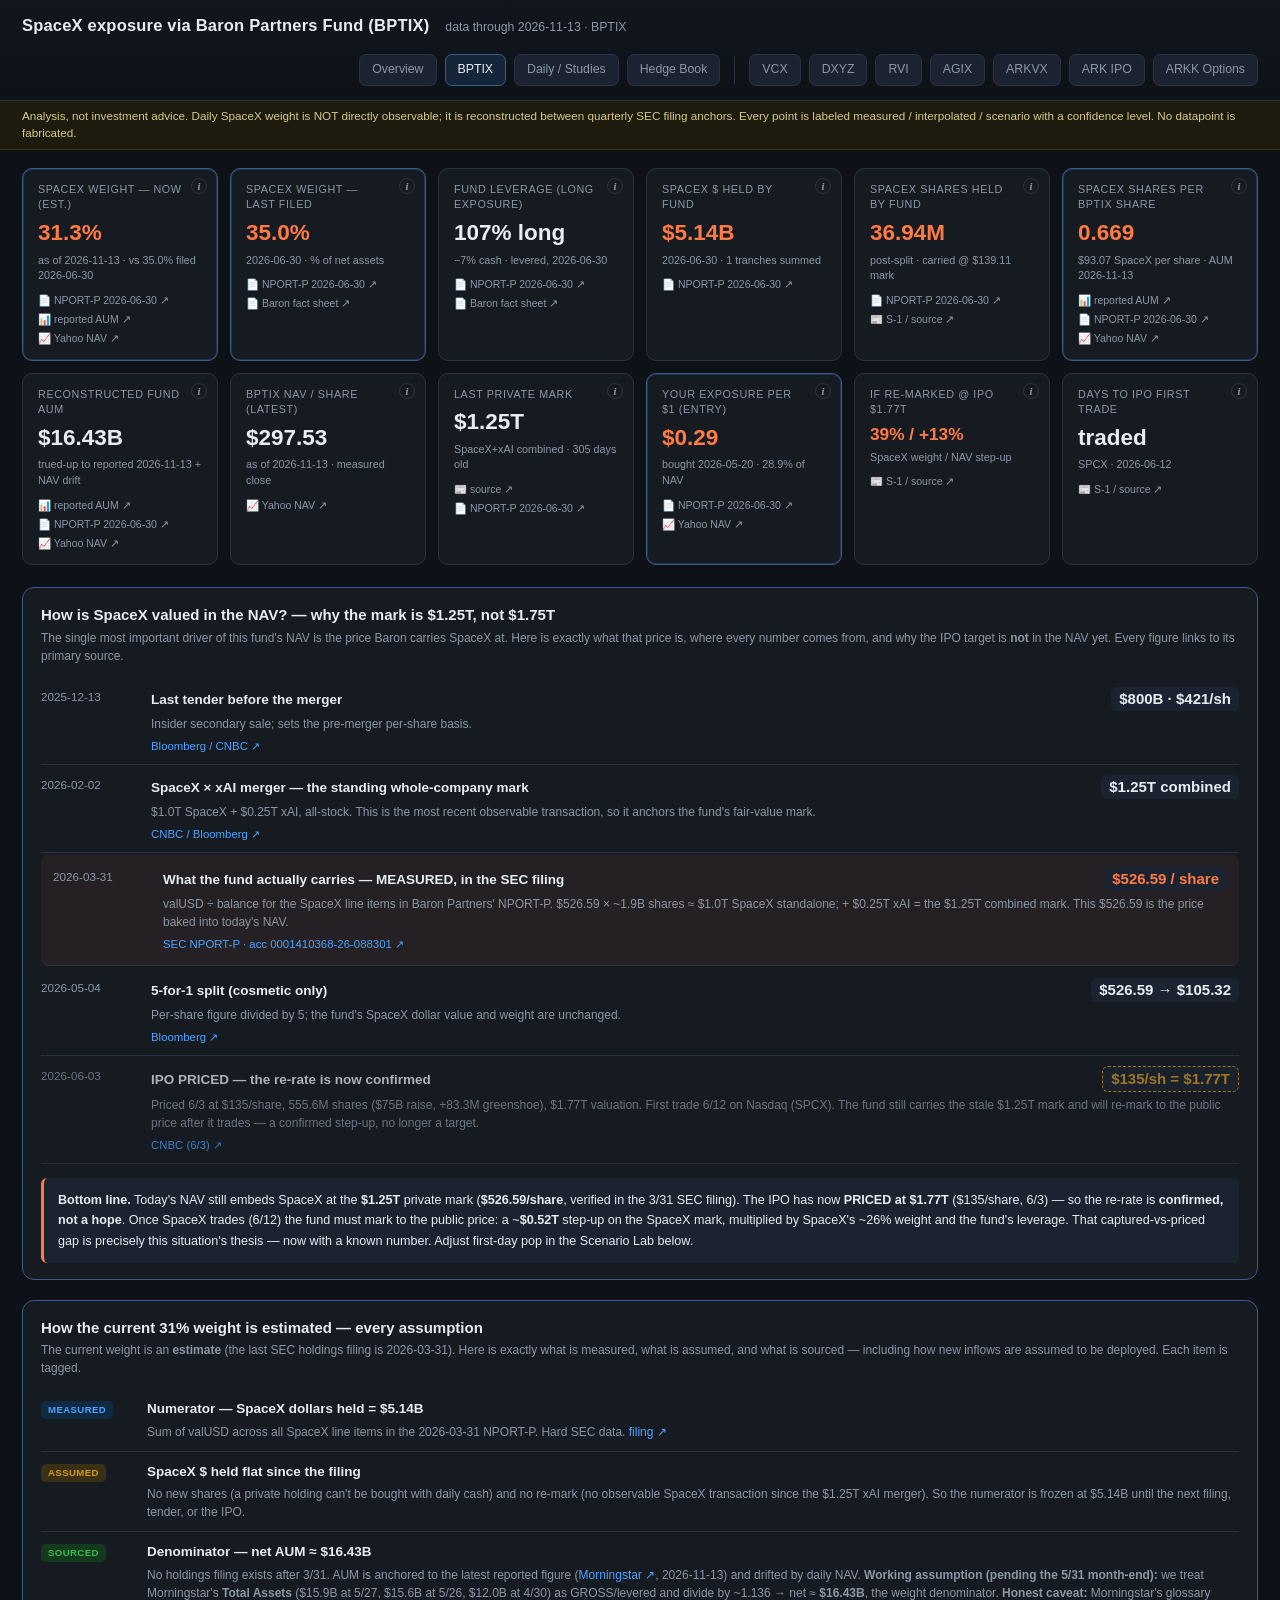
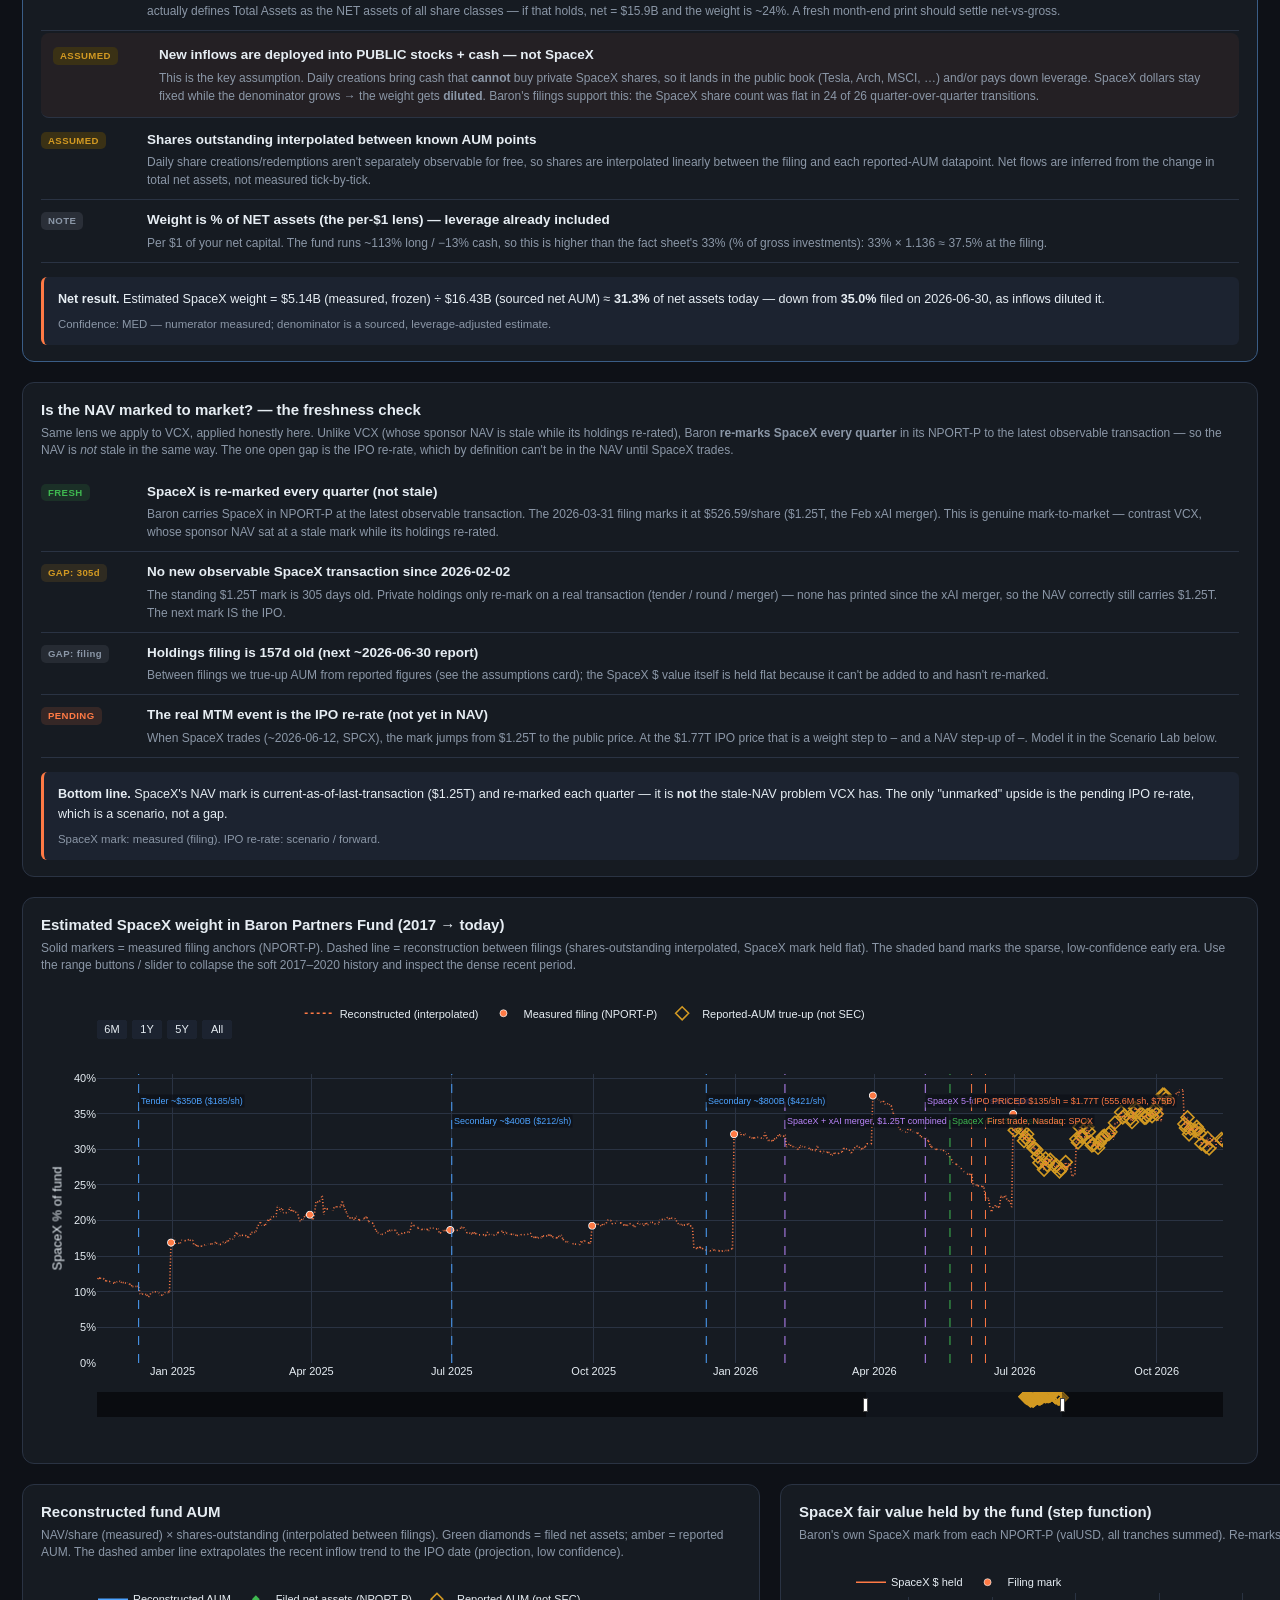
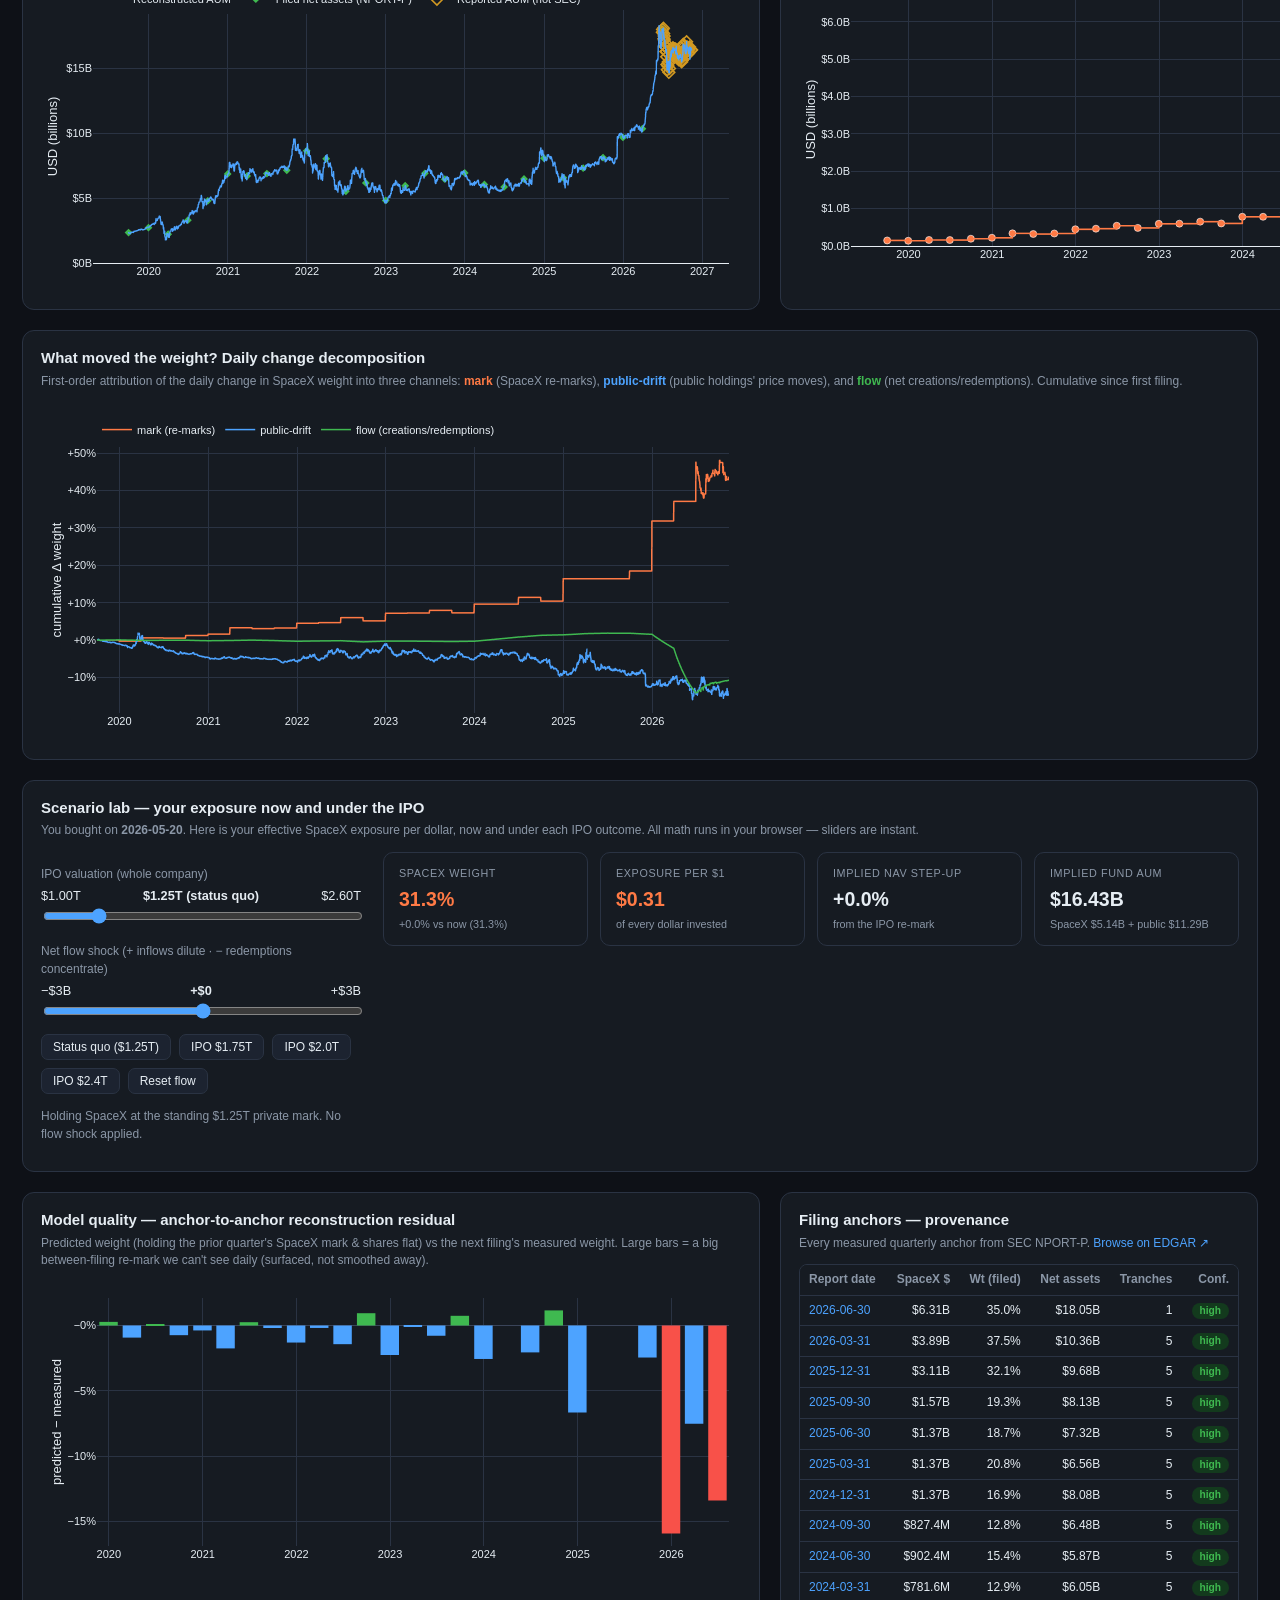
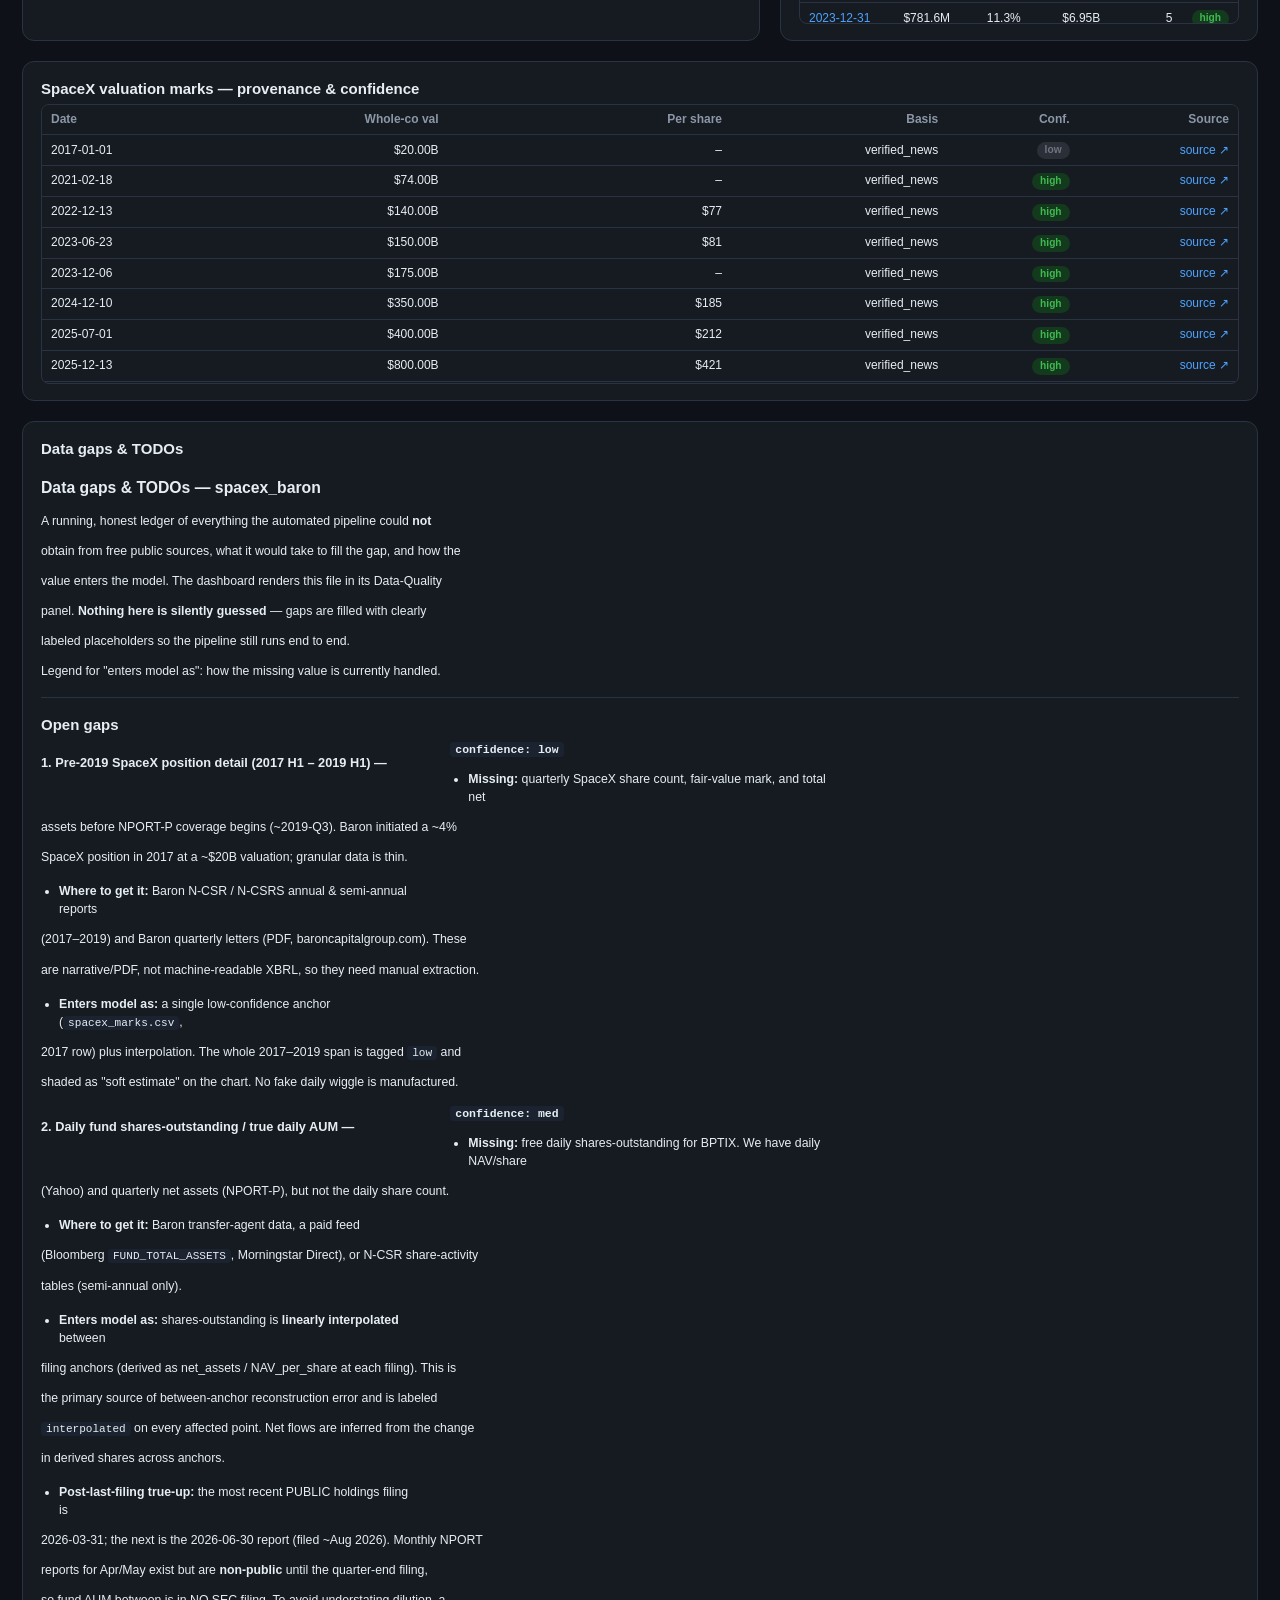
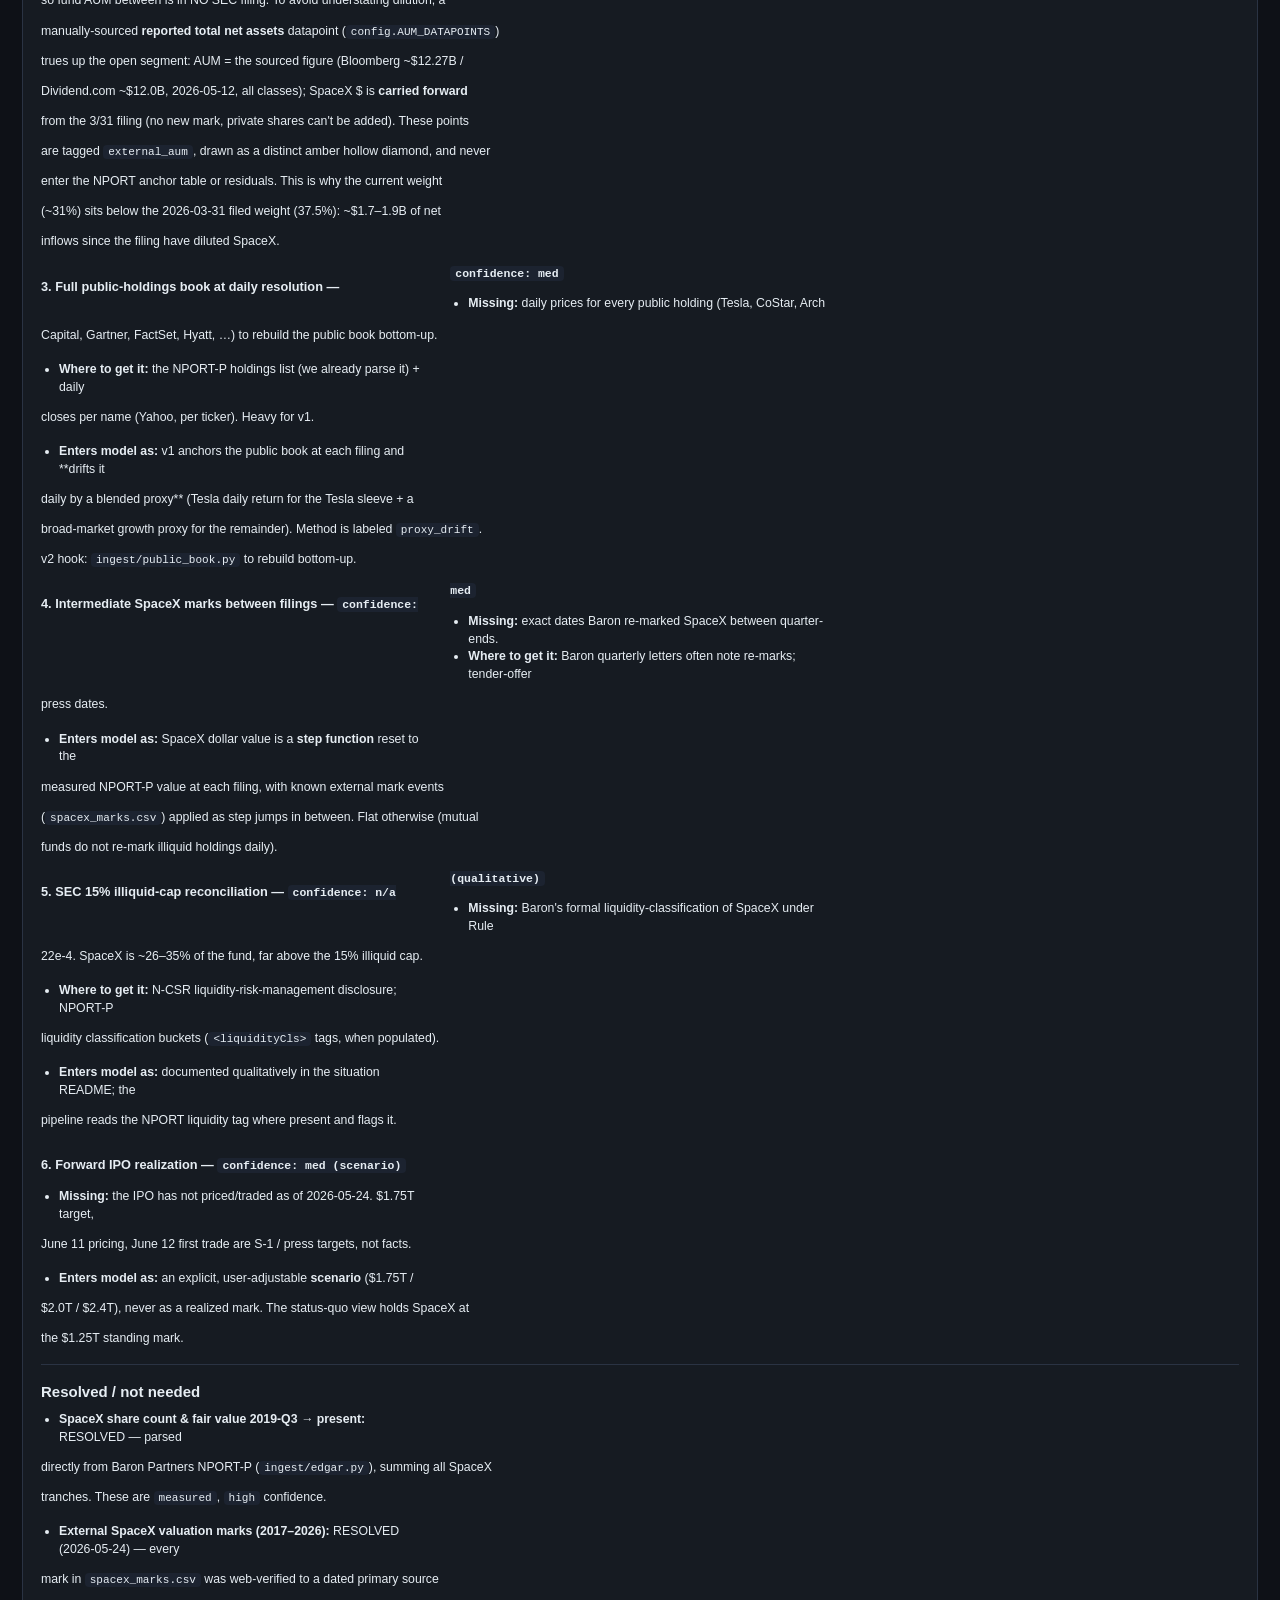
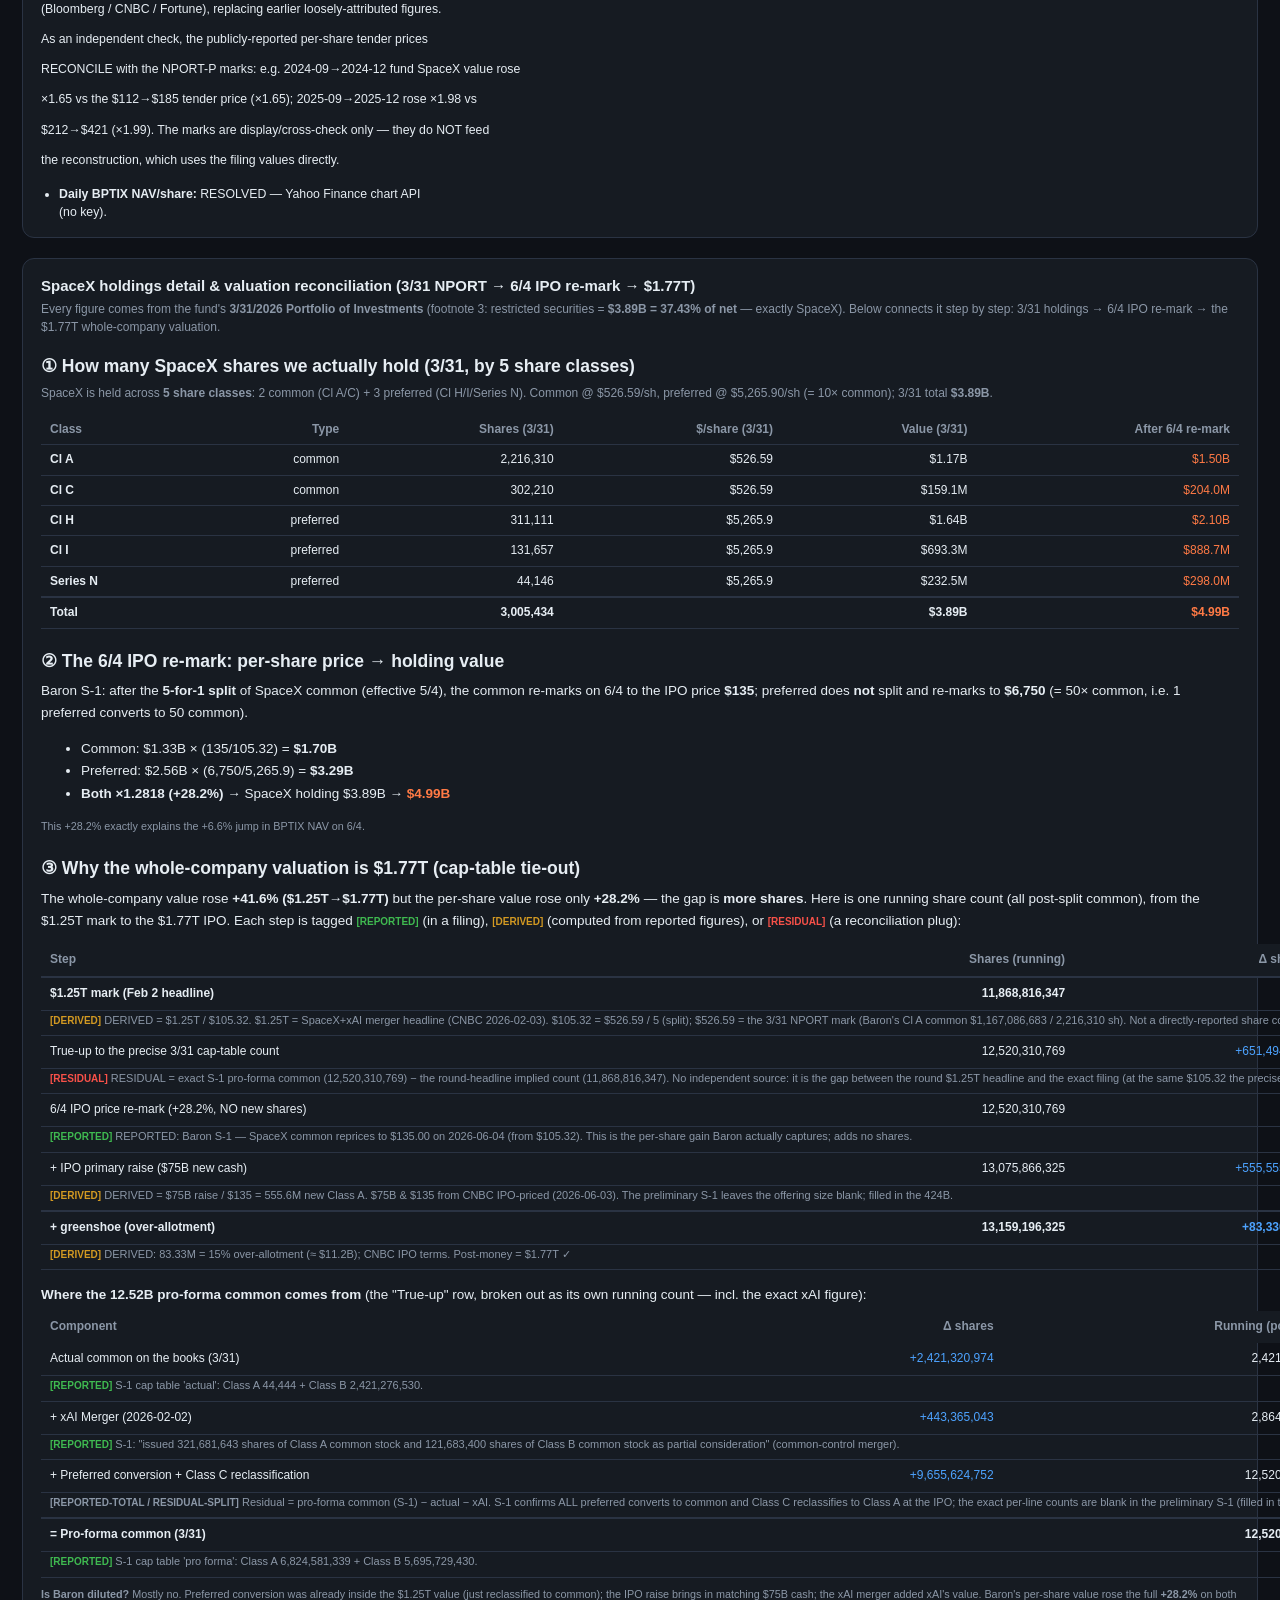
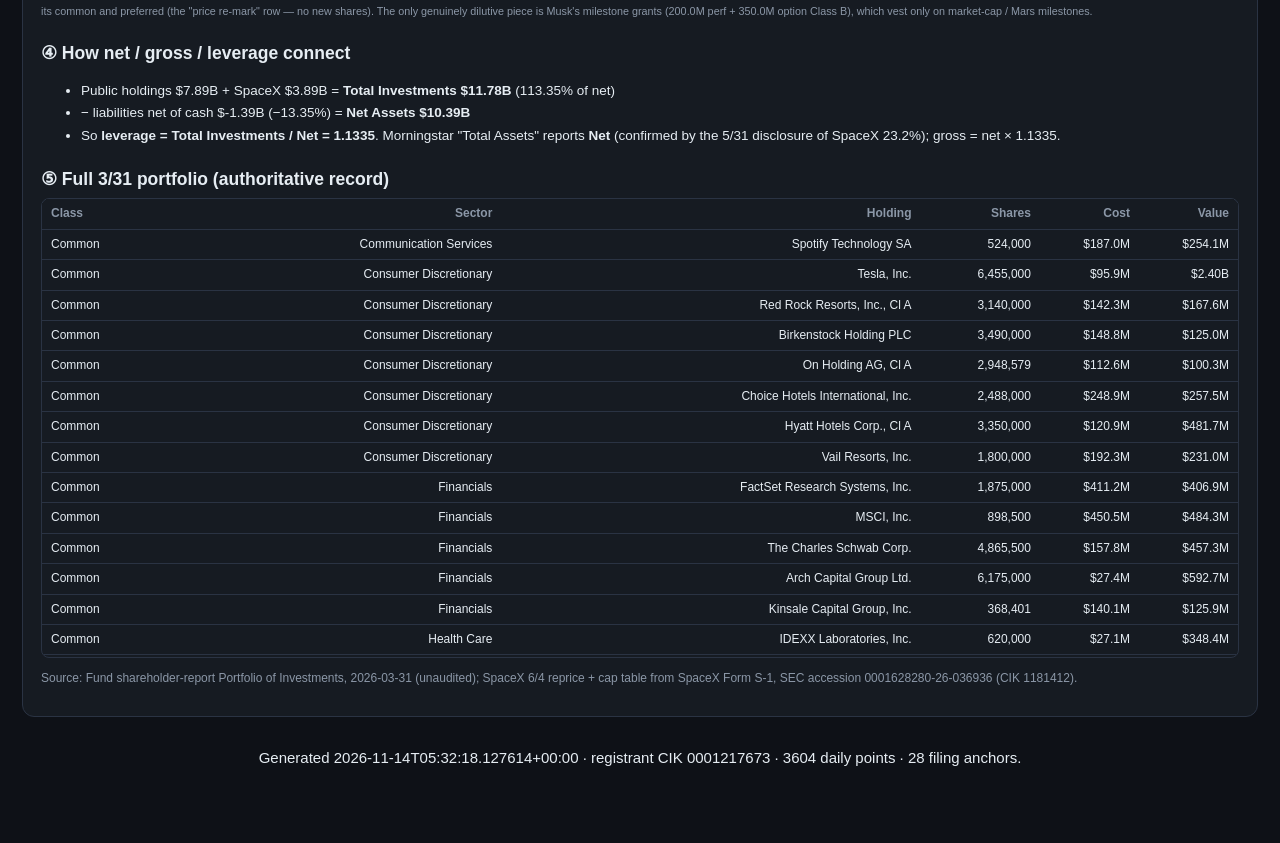
<file: dashboard/index.html>
<!DOCTYPE html>
<html lang="en">
<head>
  <meta charset="utf-8" />
  <meta name="viewport" content="width=device-width, initial-scale=1" />
  <title>Special Situations — SpaceX / Baron Partners</title>
  <link rel="stylesheet" href="styles.css" />
  <!-- Plotly.js via CDN (the one external dependency; charts only) -->
  <script src="https://cdn.plot.ly/plotly-2.35.2.min.js" charset="utf-8"></script>
</head>
<body>
  <header class="topbar">
    <h1 id="sit-title">Special Situations</h1>
    <span class="sub" id="sit-subtitle"></span>
    <nav class="sitnav">
      <a href="overview.html">Overview</a>
      <a href="index.html" class="active">BPTIX</a>
      <a href="monitor.html">Daily / Studies</a>
      <a href="hedge.html">Hedge Book</a>
      <span class="navsep" aria-hidden="true"></span>
      <a href="vcx.html">VCX</a>
      <a href="dxyz.html">DXYZ</a>
      <a href="rvi.html">RVI</a>
      <a href="agix.html">AGIX</a>
      <a href="arkvx.html">ARKVX</a>
      <a href="ark.html">ARK IPO</a>
      <a href="arkopt.html">ARKK Options</a>
    </nav>
  </header>
  <div class="disclaimer" id="disclaimer"></div>

  <main>
    <div id="loading" class="loading">Loading situation data…</div>
    <div id="error" class="error" style="display:none"></div>

    <div id="content" style="display:none">
      <!-- KPI row -->
      <div class="kpis" id="kpis"></div>

      <!-- How the SpaceX mark is set -->
      <section class="card" id="mark-explainer">
        <h2>How is SpaceX valued in the NAV? — why the mark is $1.25T, not $1.75T</h2>
        <p class="desc">
          The single most important driver of this fund's NAV is the price Baron carries SpaceX at.
          Here is exactly what that price is, where every number comes from, and why the IPO target
          is <b>not</b> in the NAV yet. Every figure links to its primary source.
        </p>
        <div id="mark-chain"></div>
      </section>

      <!-- How the current weight estimate is built -->
      <section class="card" id="weight-assumptions">
        <h2>How the current <span id="wa-weight">~28%</span> weight is estimated — every assumption</h2>
        <p class="desc">
          The current weight is an <b>estimate</b> (the last SEC holdings filing is 2026-03-31). Here is
          exactly what is measured, what is assumed, and what is sourced — including how new inflows are
          assumed to be deployed. Each item is tagged.
        </p>
        <div id="weight-assumptions-body"></div>
      </section>

      <!-- NAV freshness / mark-to-market check -->
      <section class="card" id="mtm-check">
        <h2>Is the NAV marked to market? — the freshness check</h2>
        <p class="desc">
          Same lens we apply to VCX, applied honestly here. Unlike VCX (whose sponsor NAV is stale while
          its holdings re-rated), Baron <b>re-marks SpaceX every quarter</b> in its NPORT-P to the latest
          observable transaction — so the NAV is <em>not</em> stale in the same way. The one open gap is the
          IPO re-rate, which by definition can't be in the NAV until SpaceX trades.
        </p>
        <div id="mtm-check-body"></div>
      </section>


      <!-- Main weight time series -->
      <section class="card">
        <h2>Estimated SpaceX weight in Baron Partners Fund (2017 → today)</h2>
        <p class="desc">
          Solid markers = measured filing anchors (NPORT-P). Dashed line = reconstruction
          between filings (shares-outstanding interpolated, SpaceX mark held flat). The shaded
          band marks the sparse, low-confidence early era. Use the range buttons / slider to
          collapse the soft 2017–2020 history and inspect the dense recent period.
        </p>
        <div id="chart-weight" class="chart" style="height:460px"></div>
      </section>

      <!-- Secondary charts -->
      <div class="grid-2">
        <section class="card">
          <h2>Reconstructed fund AUM</h2>
          <p class="desc">NAV/share (measured) × shares-outstanding (interpolated between filings). Green diamonds = filed net assets; amber = reported AUM. The dashed amber line extrapolates the recent inflow trend to the IPO date (projection, low confidence).</p>
          <div id="chart-aum" class="chart" style="height:320px"></div>
        </section>
        <section class="card">
          <h2>SpaceX fair value held by the fund (step function)</h2>
          <p class="desc">Baron's own SpaceX mark from each NPORT-P (valUSD, all tranches summed). Re-marks appear as steps, not daily wiggle.</p>
          <div id="chart-mark" class="chart" style="height:320px"></div>
        </section>
      </div>

      <section class="card">
        <h2>What moved the weight? Daily change decomposition</h2>
        <p class="desc">
          First-order attribution of the daily change in SpaceX weight into three channels:
          <b style="color:var(--spacex)">mark</b> (SpaceX re-marks),
          <b style="color:var(--accent)">public-drift</b> (public holdings' price moves), and
          <b style="color:var(--good)">flow</b> (net creations/redemptions). Cumulative since first filing.
        </p>
        <div id="chart-decomp" class="chart" style="height:340px"></div>
      </section>

      <!-- Scenario panel -->
      <section class="card">
        <h2>Scenario lab — your exposure now and under the IPO</h2>
        <p class="desc">
          You bought on <b id="entry-date-txt"></b>. Here is your effective SpaceX exposure per dollar,
          now and under each IPO outcome. All math runs in your browser — sliders are instant.
        </p>
        <div class="scenario-grid">
          <div class="controls">
            <label>IPO valuation (whole company)</label>
            <div class="rowval"><span id="ipo-val-lo"></span><b id="ipo-val-txt"></b><span id="ipo-val-hi"></span></div>
            <input type="range" id="ipo-slider" />
            <label>Net flow shock (+ inflows dilute · − redemptions concentrate)</label>
            <div class="rowval"><span>−$3B</span><b id="flow-txt">$0</b><span>+$3B</span></div>
            <input type="range" id="flow-slider" min="-3000000000" max="3000000000" step="50000000" value="0" />
            <div class="btn-row">
              <button data-ipo="status">Status quo ($1.25T)</button>
              <button data-ipo="1750000000000">IPO $1.75T</button>
              <button data-ipo="2000000000000">IPO $2.0T</button>
              <button data-ipo="2400000000000">IPO $2.4T</button>
              <button id="flow-reset">Reset flow</button>
            </div>
            <p class="desc" id="scenario-explain" style="margin-top:14px"></p>
          </div>
          <div class="scenario-out" id="scenario-out"></div>
        </div>
      </section>

      <!-- Data quality -->
      <div class="grid-2">
        <section class="card">
          <h2>Model quality — anchor-to-anchor reconstruction residual</h2>
          <p class="desc">Predicted weight (holding the prior quarter's SpaceX mark &amp; shares flat) vs the next filing's measured weight. Large bars = a big between-filing re-mark we can't see daily (surfaced, not smoothed away).</p>
          <div id="chart-resid" class="chart" style="height:300px"></div>
        </section>
        <section class="card">
          <h2>Filing anchors — provenance</h2>
          <p class="desc">Every measured quarterly anchor from SEC NPORT-P. <a id="edgar-link" target="_blank" rel="noopener">Browse on EDGAR ↗</a></p>
          <div class="scroll-y">
            <table class="data" id="anchor-table">
              <thead><tr><th>Report date</th><th>SpaceX $</th><th>Wt (filed)</th><th>Net assets</th><th>Tranches</th><th>Conf.</th></tr></thead>
              <tbody></tbody>
            </table>
          </div>
        </section>
      </div>

      <section class="card">
        <h2>SpaceX valuation marks — provenance &amp; confidence</h2>
        <div class="scroll-y" style="max-height:280px">
          <table class="data" id="marks-table">
            <thead><tr><th>Date</th><th>Whole-co val</th><th>Per share</th><th>Basis</th><th>Conf.</th><th>Source</th></tr></thead>
            <tbody></tbody>
          </table>
        </div>
      </section>

      <section class="card">
        <h2>Data gaps &amp; TODOs</h2>
        <div class="gaps" id="gaps"></div>
      </section>

      <section class="card" id="recon-card">
        <h2>SpaceX holdings detail &amp; valuation reconciliation (3/31 NPORT → 6/4 IPO re-mark → $1.77T)</h2>
        <p class="desc" id="recon-intro"></p>

        <h3 style="margin:18px 0 6px">① How many SpaceX shares we actually hold (3/31, by 5 share classes)</h3>
        <p class="desc" id="recon-spx-note" style="margin-top:0"></p>
        <div class="scroll-x" id="recon-spacex"></div>

        <h3 style="margin:20px 0 6px">② The 6/4 IPO re-mark: per-share price → holding value</h3>
        <div id="recon-remark" class="memo"></div>

        <h3 style="margin:20px 0 6px">③ Why the whole-company valuation is $1.77T (cap-table tie-out)</h3>
        <div id="recon-captable" class="memo"></div>

        <h3 style="margin:20px 0 6px">④ How net / gross / leverage connect</h3>
        <div id="recon-leverage" class="memo"></div>

        <h3 style="margin:20px 0 6px">⑤ Full 3/31 portfolio (authoritative record)</h3>
        <div class="scroll-y" id="recon-holdings" style="max-height:460px"></div>

        <p class="desc" id="recon-source" style="margin-top:12px"></p>
      </section>


      <p class="desc" id="footer-meta" style="text-align:center;margin-top:30px"></p>
    </div>
  </main>

  <script src="app.js"></script>
</body>
</html>
</file>
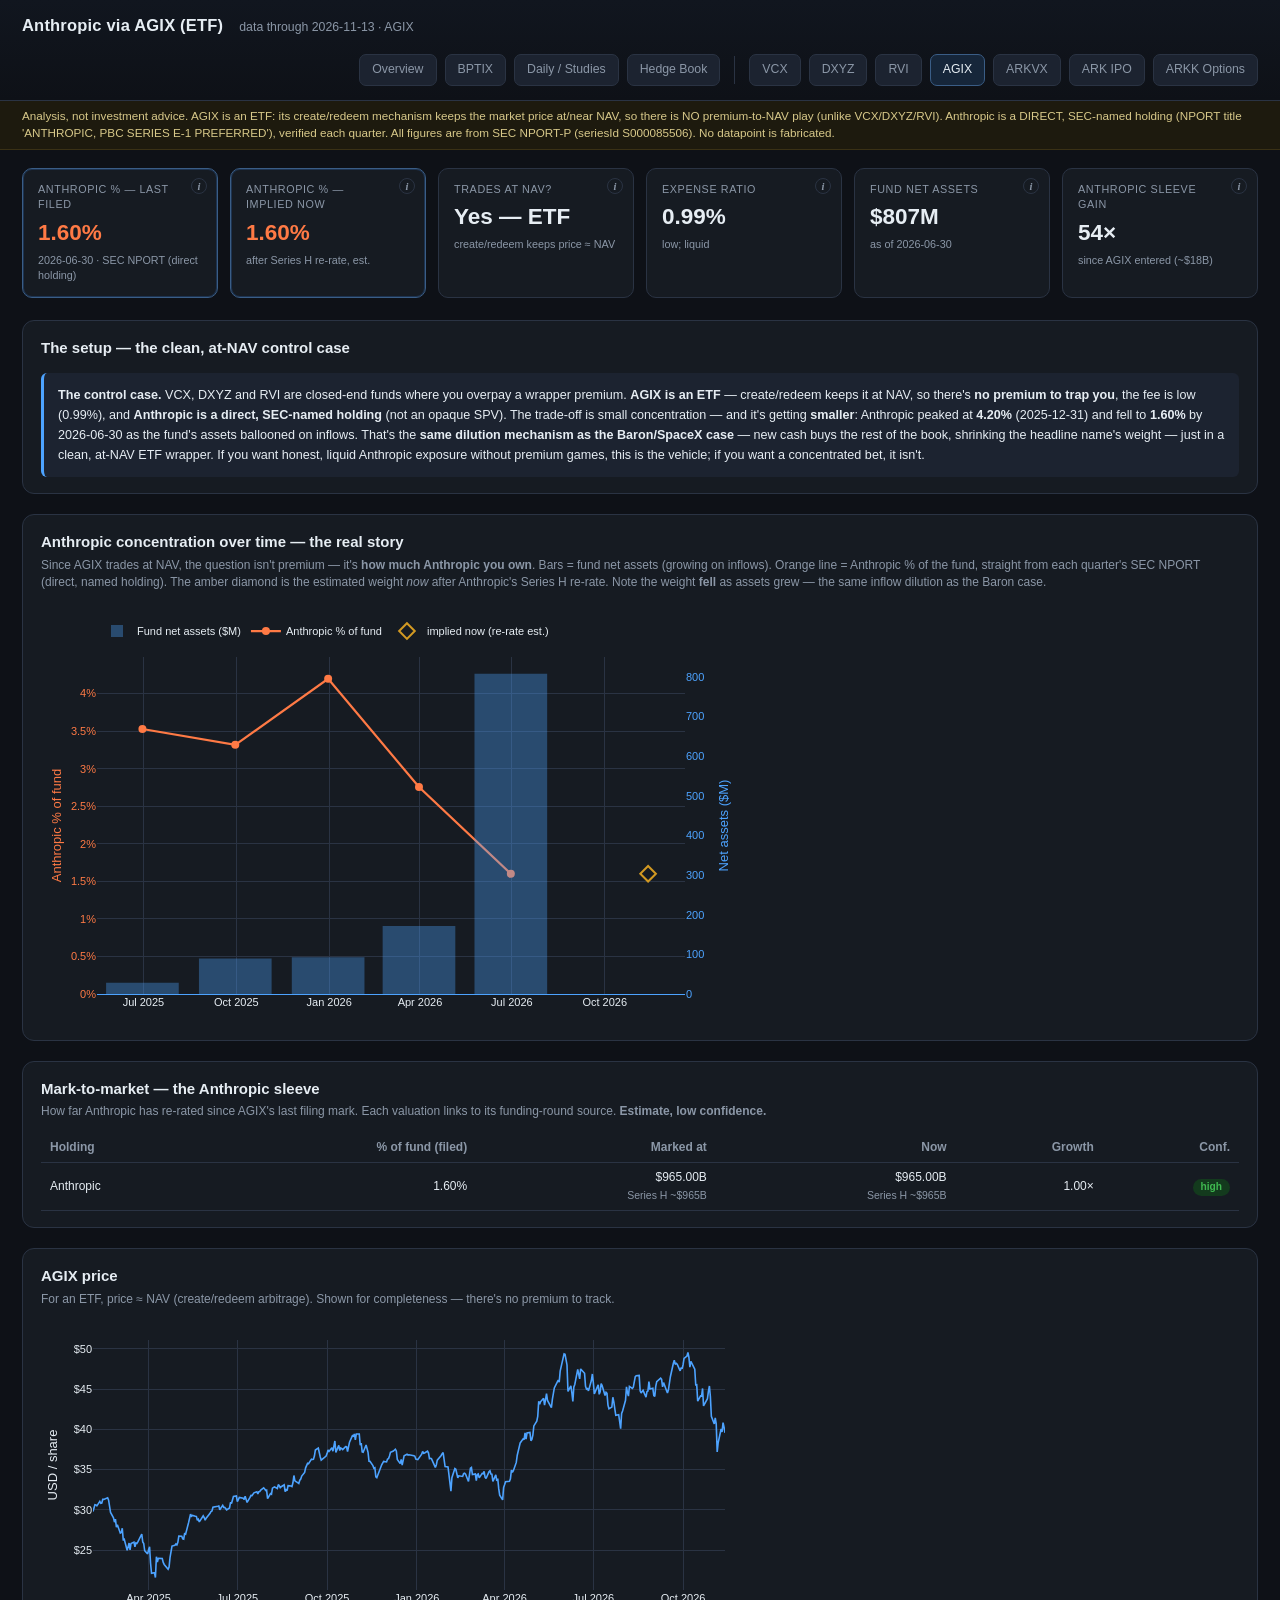
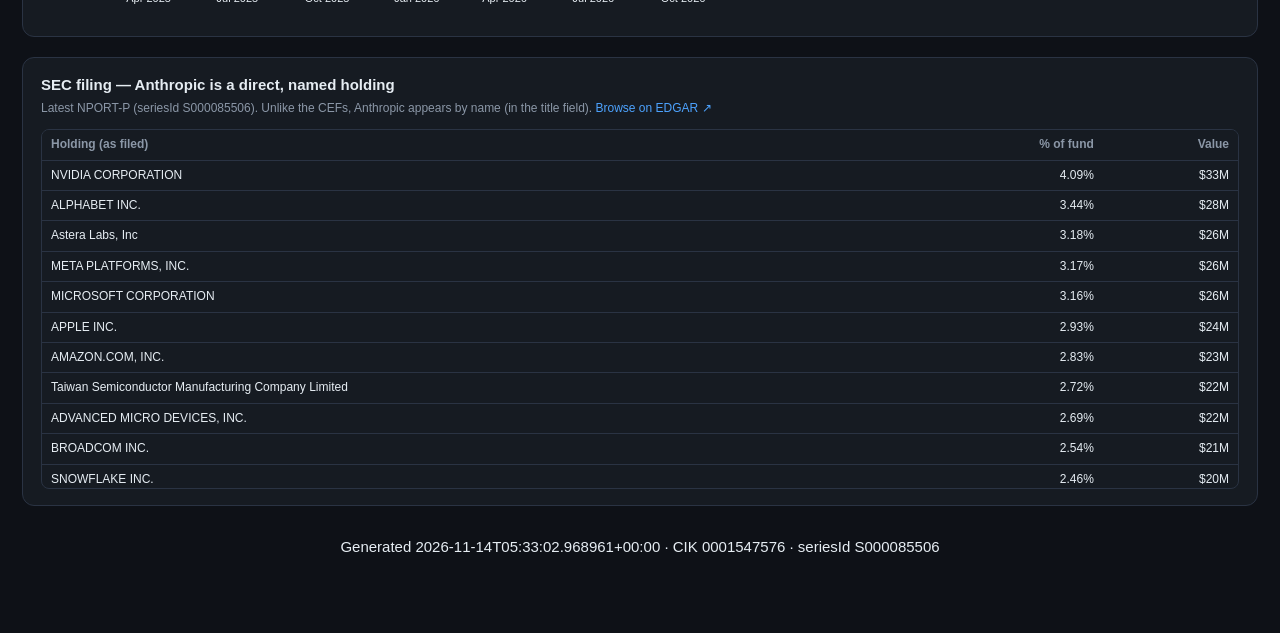
<file: dashboard/agix.html>
<!DOCTYPE html>
<html lang="en">
<head>
  <meta charset="utf-8" />
  <meta name="viewport" content="width=device-width, initial-scale=1" />
  <title>Special Situations — Anthropic via AGIX</title>
  <link rel="stylesheet" href="styles.css" />
  <script src="https://cdn.plot.ly/plotly-2.35.2.min.js" charset="utf-8"></script>
</head>
<body>
  <header class="topbar">
    <h1 id="sit-title">Special Situations</h1>
    <span class="sub" id="sit-subtitle"></span>
    <nav class="sitnav">
      <a href="overview.html">Overview</a>
      <a href="index.html">BPTIX</a>
      <a href="monitor.html">Daily / Studies</a>
      <a href="hedge.html">Hedge Book</a>
      <span class="navsep" aria-hidden="true"></span>
      <a href="vcx.html">VCX</a>
      <a href="dxyz.html">DXYZ</a>
      <a href="rvi.html">RVI</a>
      <a href="agix.html" class="active">AGIX</a>
      <a href="arkvx.html">ARKVX</a>
      <a href="ark.html">ARK IPO</a>
      <a href="arkopt.html">ARKK Options</a>
    </nav>
  </header>
  <div class="disclaimer" id="disclaimer"></div>

  <main>
    <div id="loading" class="loading">Loading situation data…</div>
    <div id="error" class="error" style="display:none"></div>

    <div id="content" style="display:none">
      <div class="kpis" id="kpis"></div>

      <section class="card" id="thesis">
        <h2>The setup — the clean, at-NAV control case</h2>
        <div id="thesis-body"></div>
      </section>

      <section class="card">
        <h2>Anthropic concentration over time — the real story</h2>
        <p class="desc">
          Since AGIX trades at NAV, the question isn't premium — it's <b>how much Anthropic you own</b>.
          Bars = fund net assets (growing on inflows). Orange line = Anthropic % of the fund, straight from
          each quarter's SEC NPORT (direct, named holding). The amber diamond is the estimated weight
          <em>now</em> after Anthropic's Series H re-rate. Note the weight <b>fell</b> as assets grew — the
          same inflow dilution as the Baron case.
        </p>
        <div id="chart-conc" class="chart" style="height:420px"></div>
      </section>

      <section class="card" id="holding-marks-card">
        <h2>Mark-to-market — the Anthropic sleeve</h2>
        <p class="desc">How far Anthropic has re-rated since AGIX's last filing mark. Each valuation links to its funding-round source. <b>Estimate, low confidence.</b></p>
        <div id="holding-marks"></div>
      </section>

      <section class="card">
        <h2>AGIX price</h2>
        <p class="desc">For an ETF, price ≈ NAV (create/redeem arbitrage). Shown for completeness — there's no premium to track.</p>
        <div id="chart-price" class="chart" style="height:300px"></div>
      </section>

      <section class="card">
        <h2>SEC filing — Anthropic is a direct, named holding</h2>
        <p class="desc">Latest NPORT-P (seriesId S000085506). Unlike the CEFs, Anthropic appears by name (in the title field). <a id="edgar-link" target="_blank" rel="noopener">Browse on EDGAR ↗</a></p>
        <div class="scroll-y"><table class="data" id="nport-table">
          <thead><tr><th>Holding (as filed)</th><th>% of fund</th><th>Value</th></tr></thead><tbody></tbody>
        </table></div>
      </section>

      <p class="desc" id="footer-meta" style="text-align:center;margin-top:30px"></p>
    </div>
  </main>

  <script src="agix_app.js"></script>
</body>
</html>
</file>
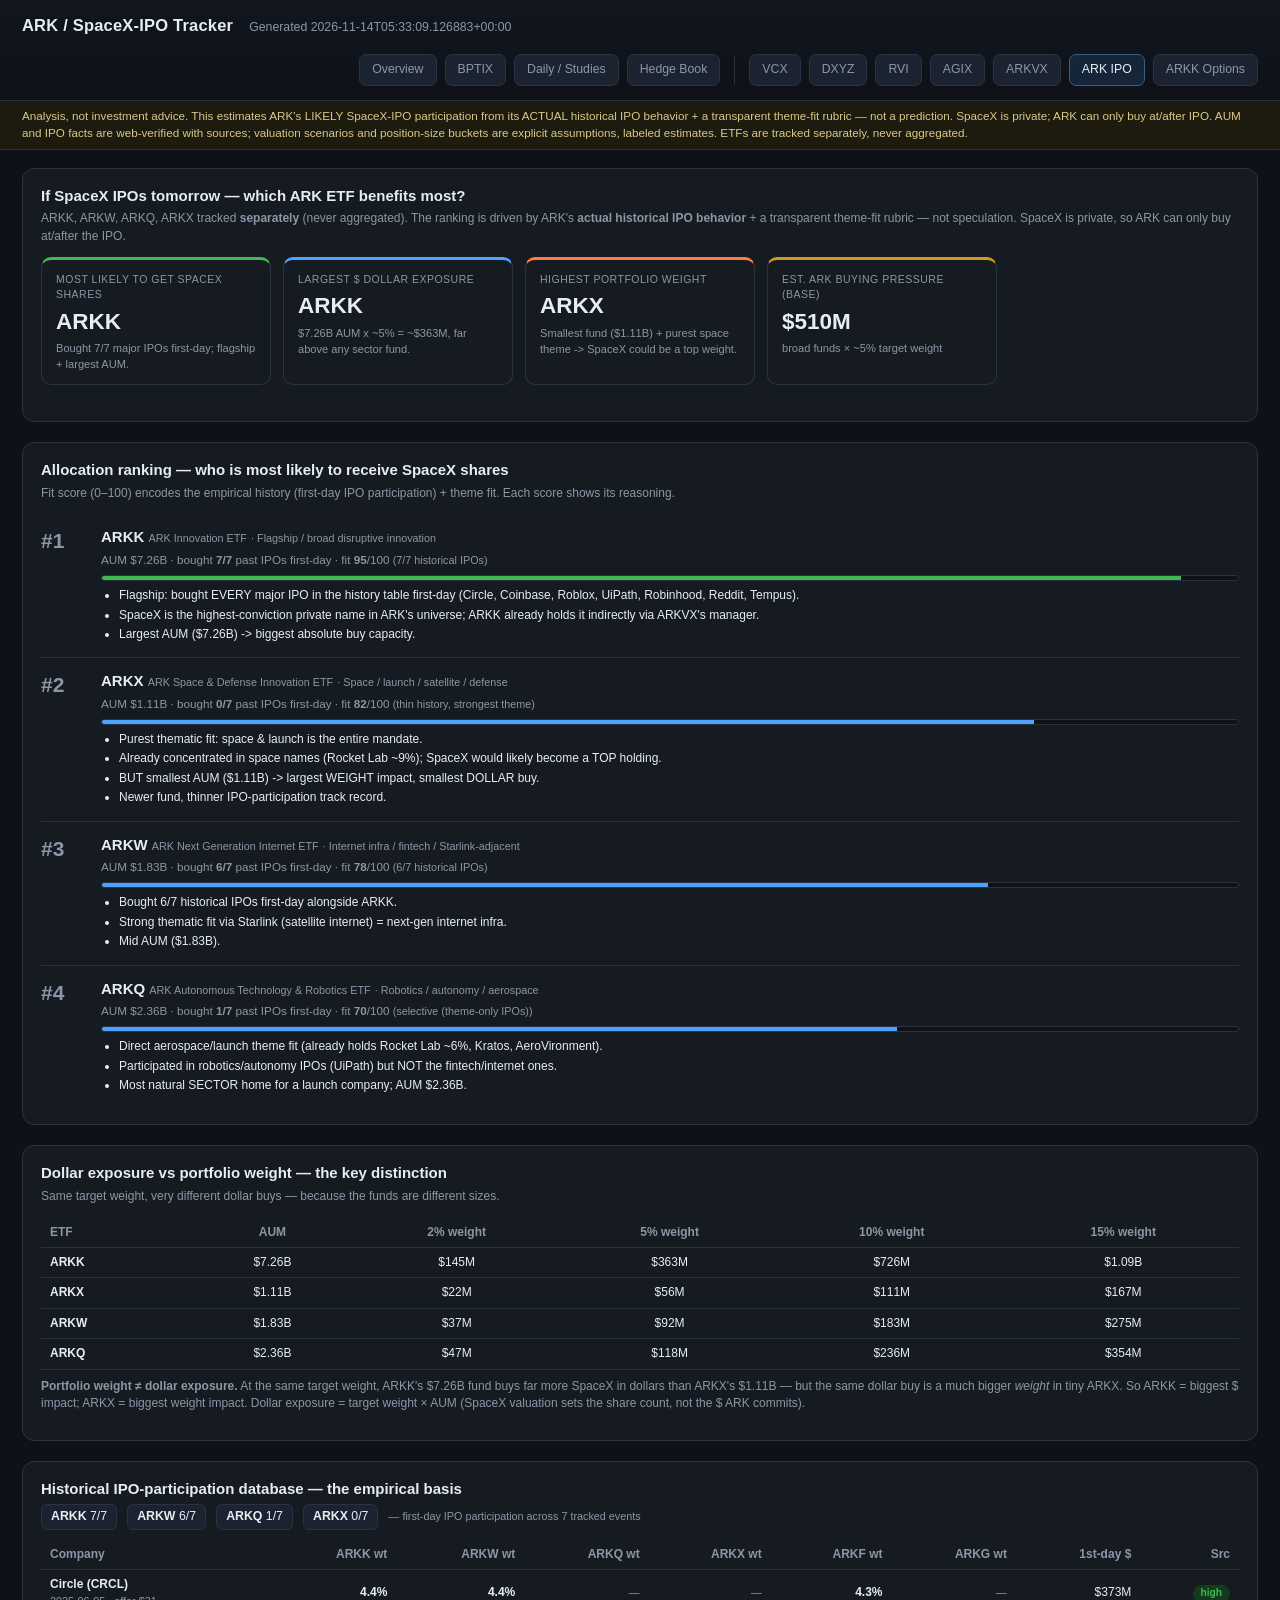
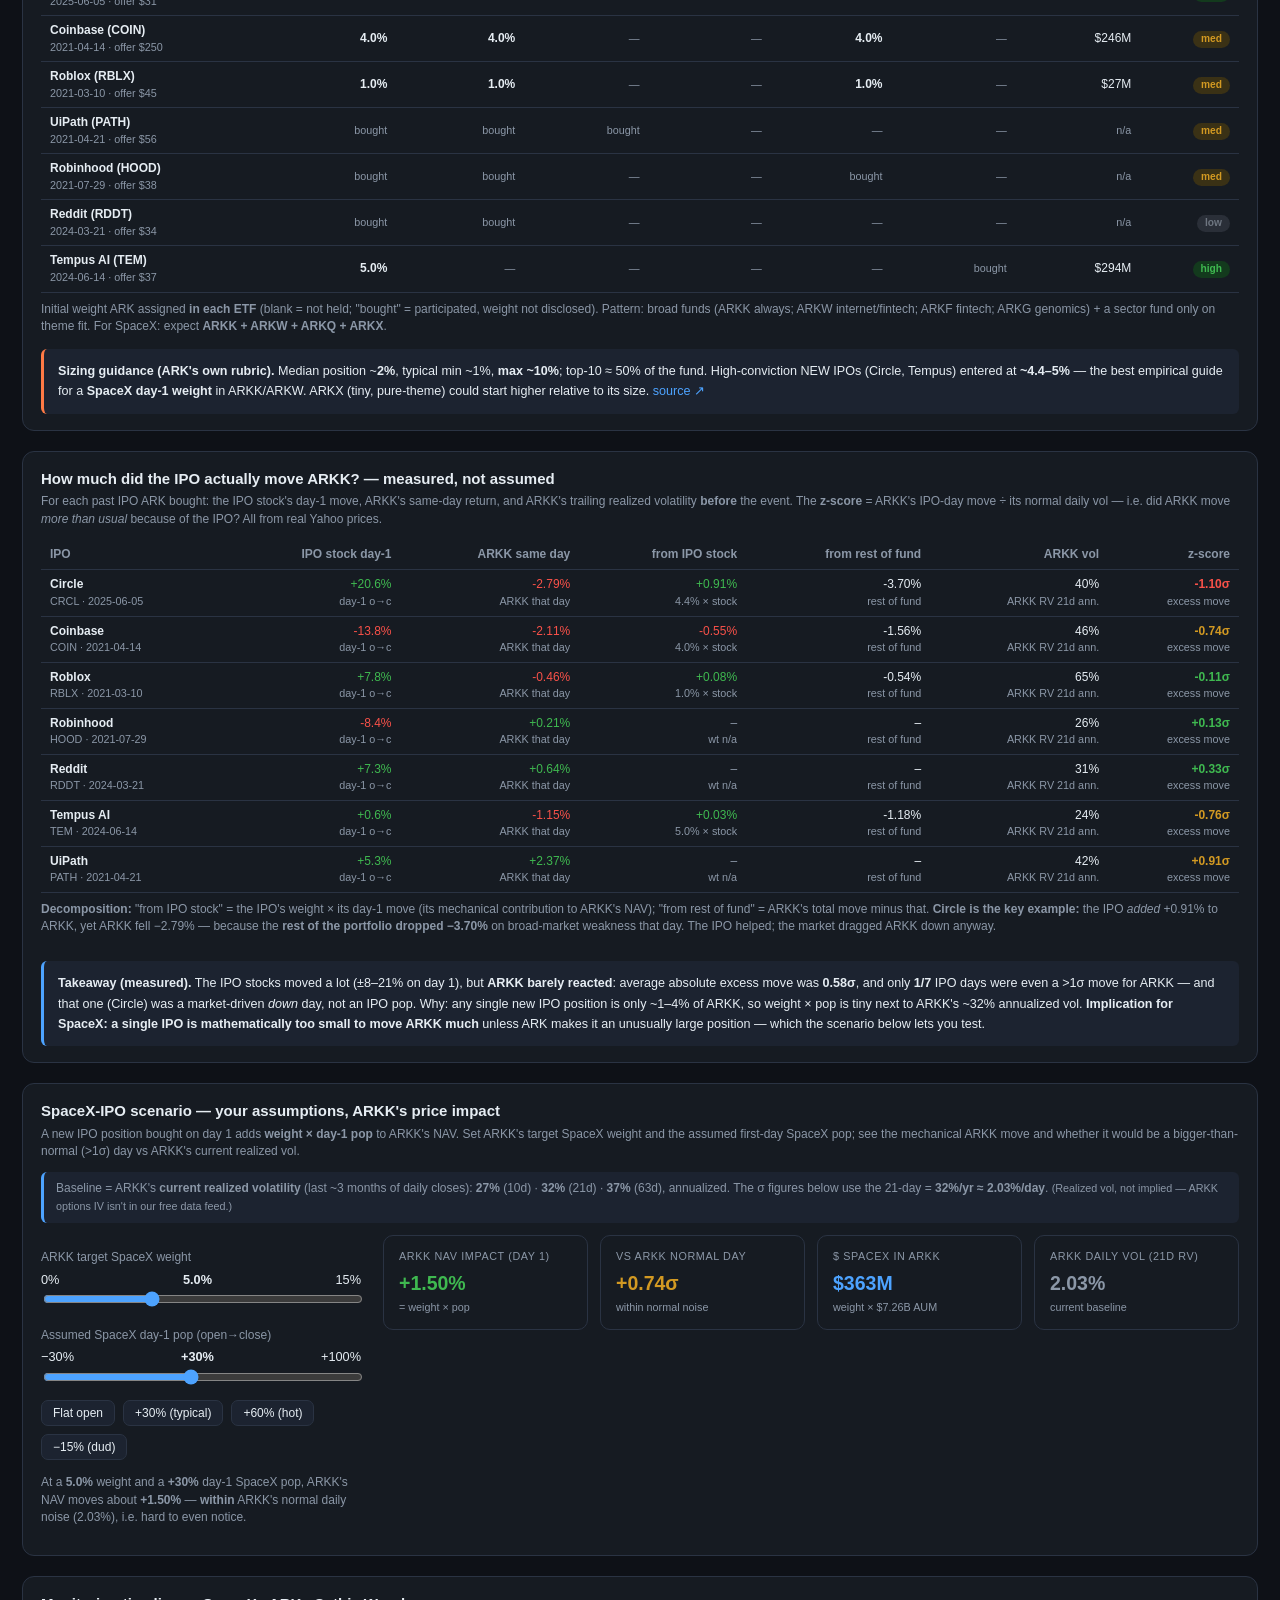
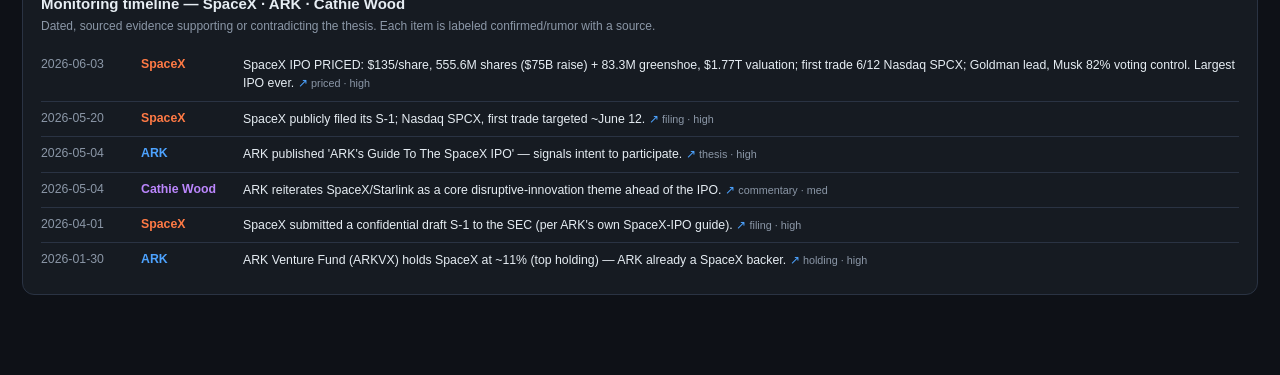
<file: dashboard/ark.html>
<!DOCTYPE html>
<html lang="en">
<head>
  <meta charset="utf-8" />
  <meta name="viewport" content="width=device-width, initial-scale=1" />
  <title>ARK / SpaceX-IPO Tracker</title>
  <link rel="stylesheet" href="styles.css" />
</head>
<body>
  <header class="topbar">
    <h1 id="sit-title">ARK / SpaceX-IPO Tracker</h1>
    <span class="sub" id="gen"></span>
    <nav class="sitnav">
      <a href="overview.html">Overview</a>
      <a href="index.html">BPTIX</a>
      <a href="monitor.html">Daily / Studies</a>
      <a href="hedge.html">Hedge Book</a>
      <span class="navsep" aria-hidden="true"></span>
      <a href="vcx.html">VCX</a>
      <a href="dxyz.html">DXYZ</a>
      <a href="rvi.html">RVI</a>
      <a href="agix.html">AGIX</a>
      <a href="arkvx.html">ARKVX</a>
      <a href="ark.html" class="active">ARK IPO</a>
      <a href="arkopt.html">ARKK Options</a>
    </nav>
  </header>
  <div class="disclaimer" id="disclaimer"></div>

  <main>
    <div id="loading" class="loading">Loading…</div>
    <div id="error" class="error" style="display:none"></div>

    <div id="content" style="display:none">
      <section class="card">
        <h2>If SpaceX IPOs tomorrow — which ARK ETF benefits most?</h2>
        <p class="desc">
          ARKK, ARKW, ARKQ, ARKX tracked <b>separately</b> (never aggregated). The ranking is driven by
          ARK's <b>actual historical IPO behavior</b> + a transparent theme-fit rubric — not speculation.
          SpaceX is private, so ARK can only buy at/after the IPO.
        </p>
        <div class="sumrow" id="answers"></div>
      </section>

      <section class="card">
        <h2>Allocation ranking — who is most likely to receive SpaceX shares</h2>
        <p class="desc">Fit score (0–100) encodes the empirical history (first-day IPO participation) + theme fit. Each score shows its reasoning.</p>
        <div id="ranking"></div>
      </section>

      <section class="card">
        <h2>Dollar exposure vs portfolio weight — the key distinction</h2>
        <p class="desc">Same target weight, very different dollar buys — because the funds are different sizes.</p>
        <div class="scroll-x" id="exposure"></div>
      </section>

      <section class="card">
        <h2>Historical IPO-participation database — the empirical basis</h2>
        <div id="history"></div>
      </section>

      <!-- IPO-day price impact (real data) -->
      <section class="card" id="impact-card">
        <h2>How much did the IPO actually move ARKK? — measured, not assumed</h2>
        <p class="desc">
          For each past IPO ARK bought: the IPO stock's day-1 move, ARKK's same-day return, and ARKK's
          trailing realized volatility <b>before</b> the event. The <b>z-score</b> = ARKK's IPO-day move ÷
          its normal daily vol — i.e. did ARKK move <em>more than usual</em> because of the IPO?
          All from real Yahoo prices.
        </p>
        <div class="scroll-x" id="impact"></div>
        <div id="impact-takeaway"></div>
      </section>

      <!-- interactive SpaceX scenario -->
      <section class="card" id="scenario-card">
        <h2>SpaceX-IPO scenario — your assumptions, ARKK's price impact</h2>
        <p class="desc">
          A new IPO position bought on day 1 adds <b>weight × day-1 pop</b> to ARKK's NAV. Set ARKK's target
          SpaceX weight and the assumed first-day SpaceX pop; see the mechanical ARKK move and whether it
          would be a bigger-than-normal (&gt;1σ) day vs ARKK's current realized vol.
        </p>
        <p class="desc" id="vol-note" style="background:var(--panel-2);border-left:3px solid var(--accent);padding:8px 12px;border-radius:6px"></p>
        <div class="scenario-grid">
          <div class="controls">
            <label>ARKK target SpaceX weight</label>
            <div class="rowval"><span>0%</span><b id="w-txt">5%</b><span>15%</span></div>
            <input type="range" id="w-slider" min="0" max="0.15" step="0.005" value="0.05" />
            <label>Assumed SpaceX day-1 pop (open→close)</label>
            <div class="rowval"><span>−30%</span><b id="pop-txt">+30%</b><span>+100%</span></div>
            <input type="range" id="pop-slider" min="-0.3" max="1.0" step="0.05" value="0.3" />
            <div class="btn-row">
              <button data-pop="0.0">Flat open</button>
              <button data-pop="0.3">+30% (typical)</button>
              <button data-pop="0.6">+60% (hot)</button>
              <button data-pop="-0.15">−15% (dud)</button>
            </div>
            <p class="desc" id="scenario-explain" style="margin-top:14px"></p>
          </div>
          <div class="scenario-out" id="scenario-out"></div>
        </div>
      </section>

      <section class="card">
        <h2>Monitoring timeline — SpaceX · ARK · Cathie Wood</h2>
        <p class="desc">Dated, sourced evidence supporting or contradicting the thesis. Each item is labeled confirmed/rumor with a source.</p>
        <div id="timeline"></div>
      </section>
    </div>
  </main>

  <script src="ark_app.js"></script>
</body>
</html>
</file>
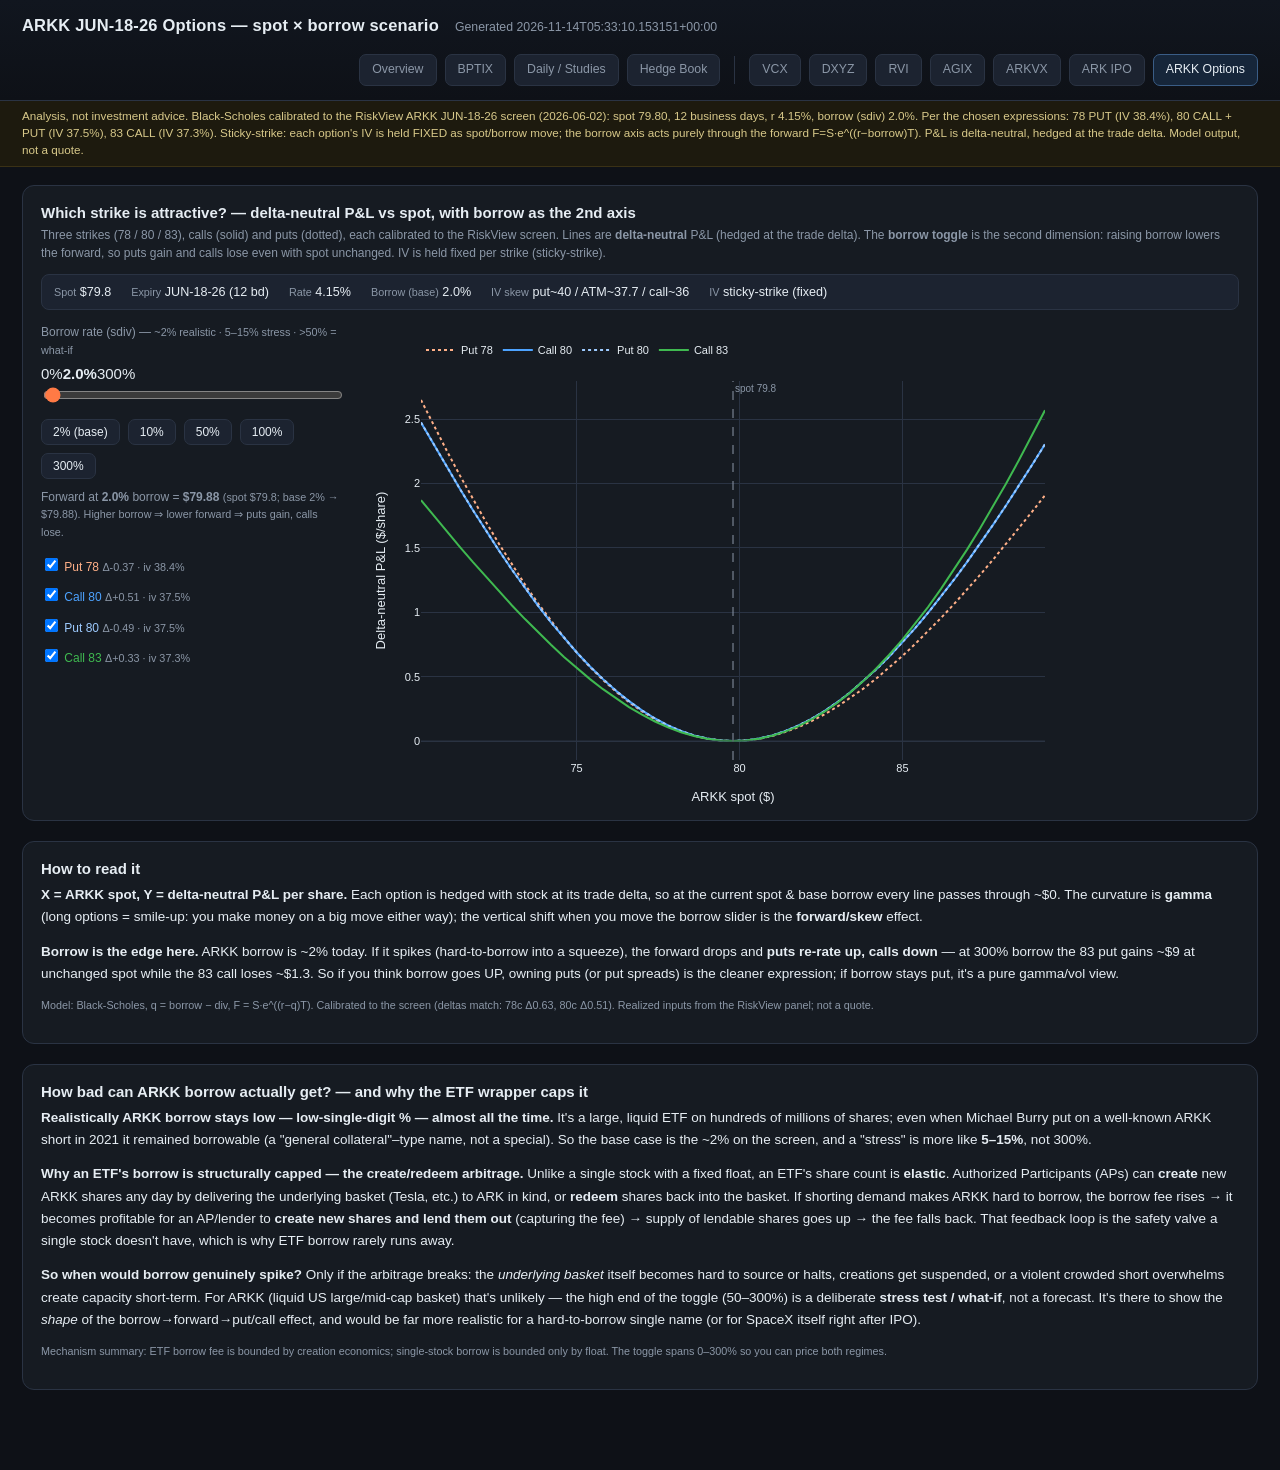
<file: dashboard/arkopt.html>
<!DOCTYPE html>
<html lang="en">
<head>
  <meta charset="utf-8" />
  <meta name="viewport" content="width=device-width, initial-scale=1" />
  <title>ARKK Options — spot × borrow scenario</title>
  <link rel="stylesheet" href="styles.css" />
  <script src="https://cdn.plot.ly/plotly-2.35.2.min.js" charset="utf-8"></script>
</head>
<body>
  <header class="topbar">
    <h1 id="sit-title">ARKK JUN-18-26 Options — spot × borrow scenario</h1>
    <span class="sub" id="gen"></span>
    <nav class="sitnav">
      <a href="overview.html">Overview</a>
      <a href="index.html">BPTIX</a>
      <a href="monitor.html">Daily / Studies</a>
      <a href="hedge.html">Hedge Book</a>
      <span class="navsep" aria-hidden="true"></span>
      <a href="vcx.html">VCX</a>
      <a href="dxyz.html">DXYZ</a>
      <a href="rvi.html">RVI</a>
      <a href="agix.html">AGIX</a>
      <a href="arkvx.html">ARKVX</a>
      <a href="ark.html">ARK IPO</a>
      <a href="arkopt.html" class="active">ARKK Options</a>
    </nav>
  </header>
  <div class="disclaimer" id="disclaimer"></div>

  <main>
    <div id="loading" class="loading">Loading…</div>
    <div id="error" class="error" style="display:none"></div>

    <div id="content" style="display:none">
      <section class="card">
        <h2>Which strike is attractive? — delta-neutral P&L vs spot, with borrow as the 2nd axis</h2>
        <p class="desc">
          Three strikes (78 / 80 / 83), calls (solid) and puts (dotted), each calibrated to the RiskView
          screen. Lines are <b>delta-neutral</b> P&L (hedged at the trade delta). The <b>borrow toggle</b> is
          the second dimension: raising borrow lowers the forward, so puts gain and calls lose even with spot
          unchanged. IV is held fixed per strike (sticky-strike).
        </p>
        <div id="calib" class="calibbox"></div>

        <div class="optctl">
          <div class="optctl-left">
            <label>Borrow rate (sdiv) — <span class="dim">~2% realistic · 5–15% stress · &gt;50% = what-if</span></label>
            <div class="rowval"><span>0%</span><b id="b-txt">2%</b><span>300%</span></div>
            <input type="range" id="b-slider" min="0" max="3.0" step="0.01" value="0.02" />
            <div class="btn-row" id="b-presets">
              <button data-b="0.02">2% (base)</button>
              <button data-b="0.10">10%</button>
              <button data-b="0.50">50%</button>
              <button data-b="1.0">100%</button>
              <button data-b="3.0">300%</button>
            </div>
            <p class="desc" id="fwd-readout" style="margin-top:10px"></p>
            <div class="opttoggles" id="opt-toggles"></div>
          </div>
          <div class="optctl-right">
            <div id="chart" class="chart" style="height:480px"></div>
          </div>
        </div>
      </section>

      <section class="card">
        <h2>How to read it</h2>
        <div class="memo">
          <p><b>X = ARKK spot, Y = delta-neutral P&L per share.</b> Each option is hedged with stock at its
          trade delta, so at the current spot &amp; base borrow every line passes through ~$0. The curvature
          is <b>gamma</b> (long options = smile-up: you make money on a big move either way); the vertical
          shift when you move the borrow slider is the <b>forward/skew</b> effect.</p>
          <p><b>Borrow is the edge here.</b> ARKK borrow is ~2% today. If it spikes (hard-to-borrow into a
          squeeze), the forward drops and <b>puts re-rate up, calls down</b> — at 300% borrow the 83 put gains
          ~$9 at unchanged spot while the 83 call loses ~$1.3. So if you think borrow goes UP, owning puts
          (or put spreads) is the cleaner expression; if borrow stays put, it's a pure gamma/vol view.</p>
          <p class="dim">Model: Black-Scholes, q = borrow − div, F = S·e^((r−q)T). Calibrated to the screen
          (deltas match: 78c Δ0.63, 80c Δ0.51). Realized inputs from the RiskView panel; not a quote.</p>
        </div>
      </section>

      <section class="card">
        <h2>How bad can ARKK borrow actually get? — and why the ETF wrapper caps it</h2>
        <div class="memo">
          <p><b>Realistically ARKK borrow stays low — low-single-digit % — almost all the time.</b> It's a
          large, liquid ETF on hundreds of millions of shares; even when Michael Burry put on a well-known
          ARKK short in 2021 it remained borrowable (a "general collateral"–type name, not a special). So the
          base case is the ~2% on the screen, and a "stress" is more like <b>5–15%</b>, not 300%.</p>
          <p><b>Why an ETF's borrow is structurally capped — the create/redeem arbitrage.</b> Unlike a single
          stock with a fixed float, an ETF's share count is <b>elastic</b>. Authorized Participants (APs) can
          <b>create</b> new ARKK shares any day by delivering the underlying basket (Tesla, etc.) to ARK in
          kind, or <b>redeem</b> shares back into the basket. If shorting demand makes ARKK hard to borrow,
          the borrow fee rises → it becomes profitable for an AP/lender to <b>create new shares and lend them
          out</b> (capturing the fee) → supply of lendable shares goes up → the fee falls back. That feedback
          loop is the safety valve a single stock doesn't have, which is why ETF borrow rarely runs away.</p>
          <p><b>So when would borrow genuinely spike?</b> Only if the arbitrage breaks: the <em>underlying
          basket</em> itself becomes hard to source or halts, creations get suspended, or a violent crowded
          short overwhelms create capacity short-term. For ARKK (liquid US large/mid-cap basket) that's
          unlikely — the high end of the toggle (50–300%) is a deliberate <b>stress test / what-if</b>, not a
          forecast. It's there to show the <em>shape</em> of the borrow→forward→put/call effect, and would be
          far more realistic for a hard-to-borrow single name (or for SpaceX itself right after IPO).</p>
          <p class="dim">Mechanism summary: ETF borrow fee is bounded by creation economics; single-stock
          borrow is bounded only by float. The toggle spans 0–300% so you can price both regimes.</p>
        </div>
      </section>
    </div>
  </main>

  <script src="arkopt_app.js"></script>
</body>
</html>
</file>
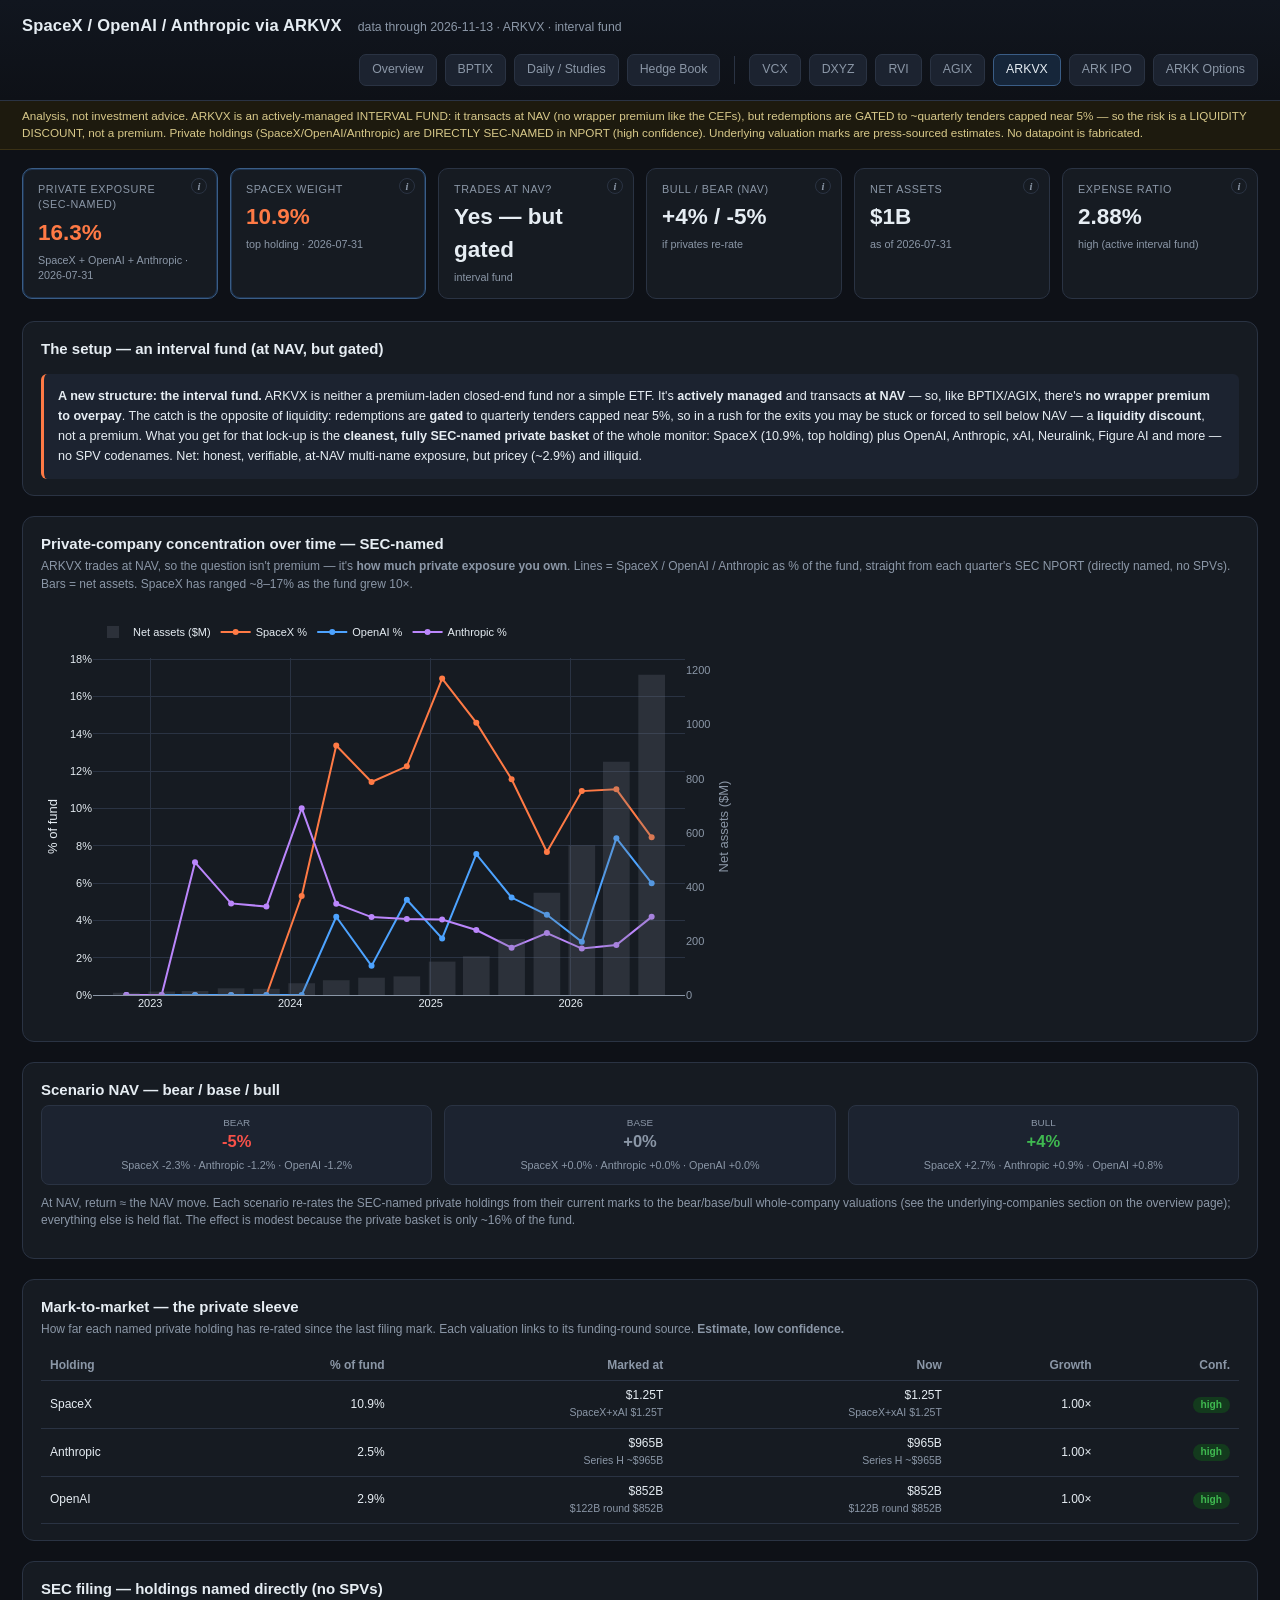
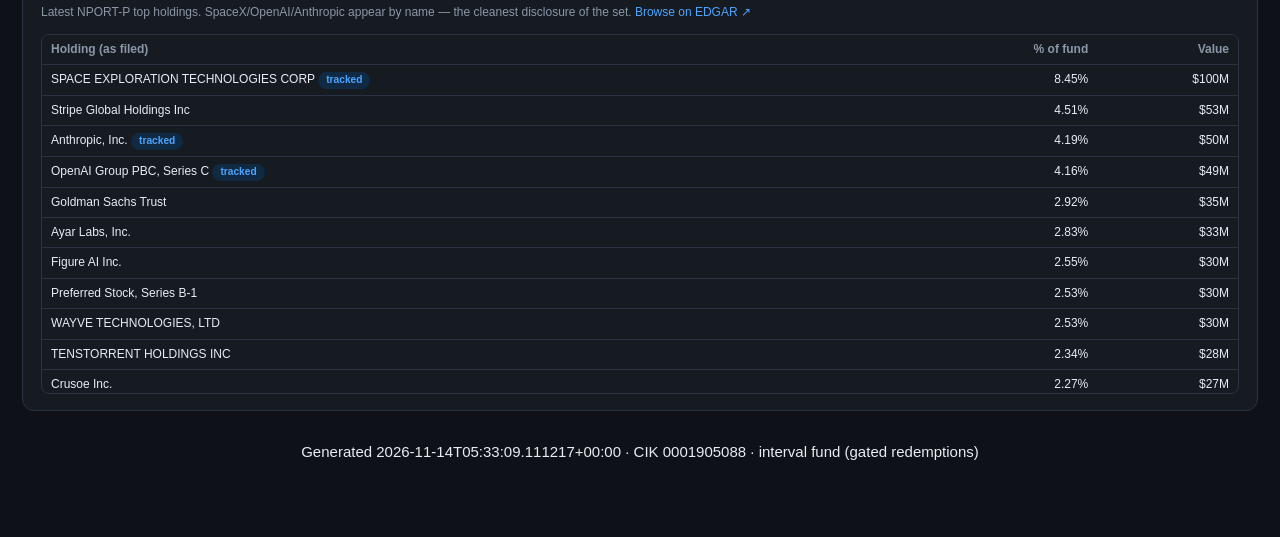
<file: dashboard/arkvx.html>
<!DOCTYPE html>
<html lang="en">
<head>
  <meta charset="utf-8" />
  <meta name="viewport" content="width=device-width, initial-scale=1" />
  <title>Special Situations — SpaceX/OpenAI/Anthropic via ARKVX</title>
  <link rel="stylesheet" href="styles.css" />
  <script src="https://cdn.plot.ly/plotly-2.35.2.min.js" charset="utf-8"></script>
</head>
<body>
  <header class="topbar">
    <h1 id="sit-title">Special Situations</h1>
    <span class="sub" id="sit-subtitle"></span>
    <nav class="sitnav">
      <a href="overview.html">Overview</a>
      <a href="index.html">BPTIX</a>
      <a href="monitor.html">Daily / Studies</a>
      <a href="hedge.html">Hedge Book</a>
      <span class="navsep" aria-hidden="true"></span>
      <a href="vcx.html">VCX</a>
      <a href="dxyz.html">DXYZ</a>
      <a href="rvi.html">RVI</a>
      <a href="agix.html">AGIX</a>
      <a href="arkvx.html" class="active">ARKVX</a>
      <a href="ark.html">ARK IPO</a>
      <a href="arkopt.html">ARKK Options</a>
    </nav>
  </header>
  <div class="disclaimer" id="disclaimer"></div>

  <main>
    <div id="loading" class="loading">Loading situation data…</div>
    <div id="error" class="error" style="display:none"></div>

    <div id="content" style="display:none">
      <div class="kpis" id="kpis"></div>

      <section class="card" id="thesis">
        <h2>The setup — an interval fund (at NAV, but gated)</h2>
        <div id="thesis-body"></div>
      </section>

      <section class="card">
        <h2>Private-company concentration over time — SEC-named</h2>
        <p class="desc">
          ARKVX trades at NAV, so the question isn't premium — it's <b>how much private exposure you own</b>.
          Lines = SpaceX / OpenAI / Anthropic as % of the fund, straight from each quarter's SEC NPORT
          (directly named, no SPVs). Bars = net assets. SpaceX has ranged ~8–17% as the fund grew 10×.
        </p>
        <div id="chart-conc" class="chart" style="height:420px"></div>
      </section>

      <section class="card">
        <h2>Scenario NAV — bear / base / bull</h2>
        <div id="scenario"></div>
      </section>

      <section class="card" id="holding-marks-card">
        <h2>Mark-to-market — the private sleeve</h2>
        <p class="desc">How far each named private holding has re-rated since the last filing mark. Each valuation links to its funding-round source. <b>Estimate, low confidence.</b></p>
        <div id="holding-marks"></div>
      </section>

      <section class="card">
        <h2>SEC filing — holdings named directly (no SPVs)</h2>
        <p class="desc">Latest NPORT-P top holdings. SpaceX/OpenAI/Anthropic appear by name — the cleanest disclosure of the set. <a id="edgar-link" target="_blank" rel="noopener">Browse on EDGAR ↗</a></p>
        <div class="scroll-y"><table class="data" id="nport-table">
          <thead><tr><th>Holding (as filed)</th><th>% of fund</th><th>Value</th></tr></thead><tbody></tbody>
        </table></div>
      </section>

      <p class="desc" id="footer-meta" style="text-align:center;margin-top:30px"></p>
    </div>
  </main>

  <script src="arkvx_app.js"></script>
</body>
</html>
</file>
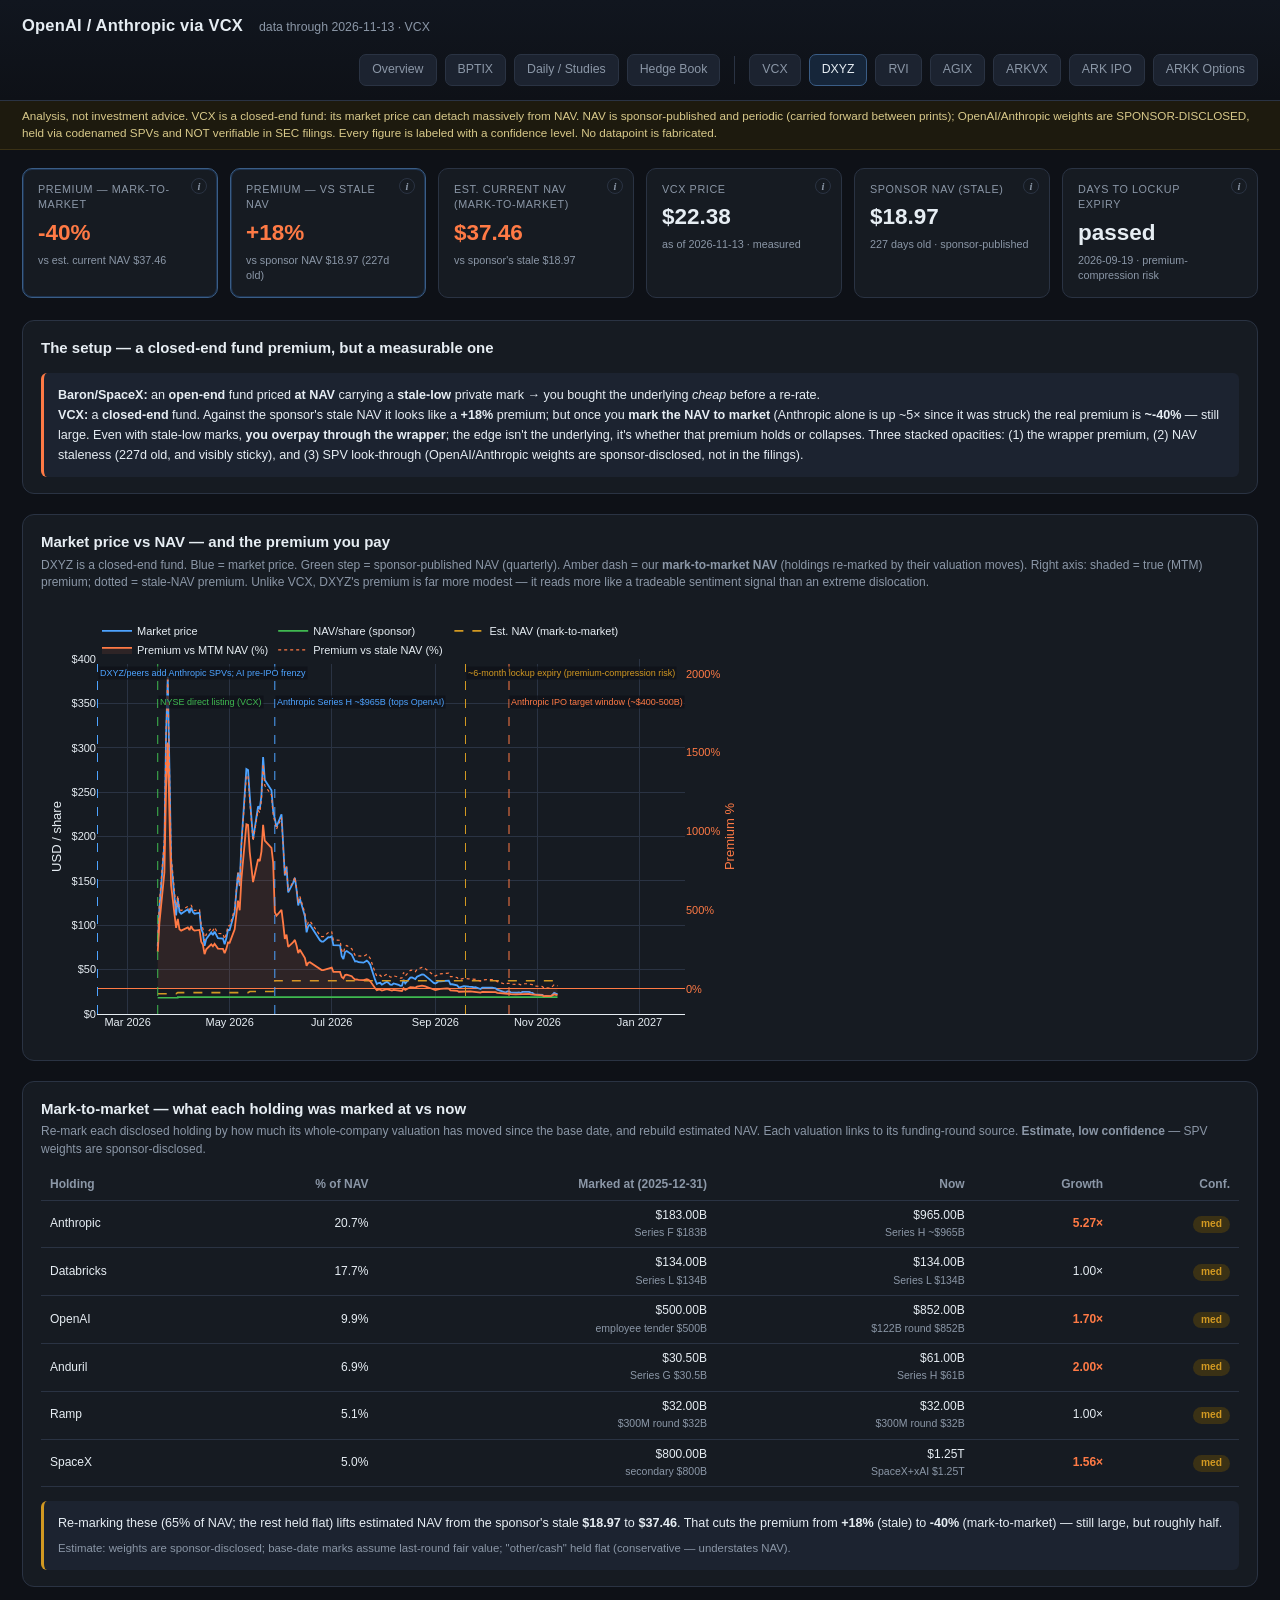
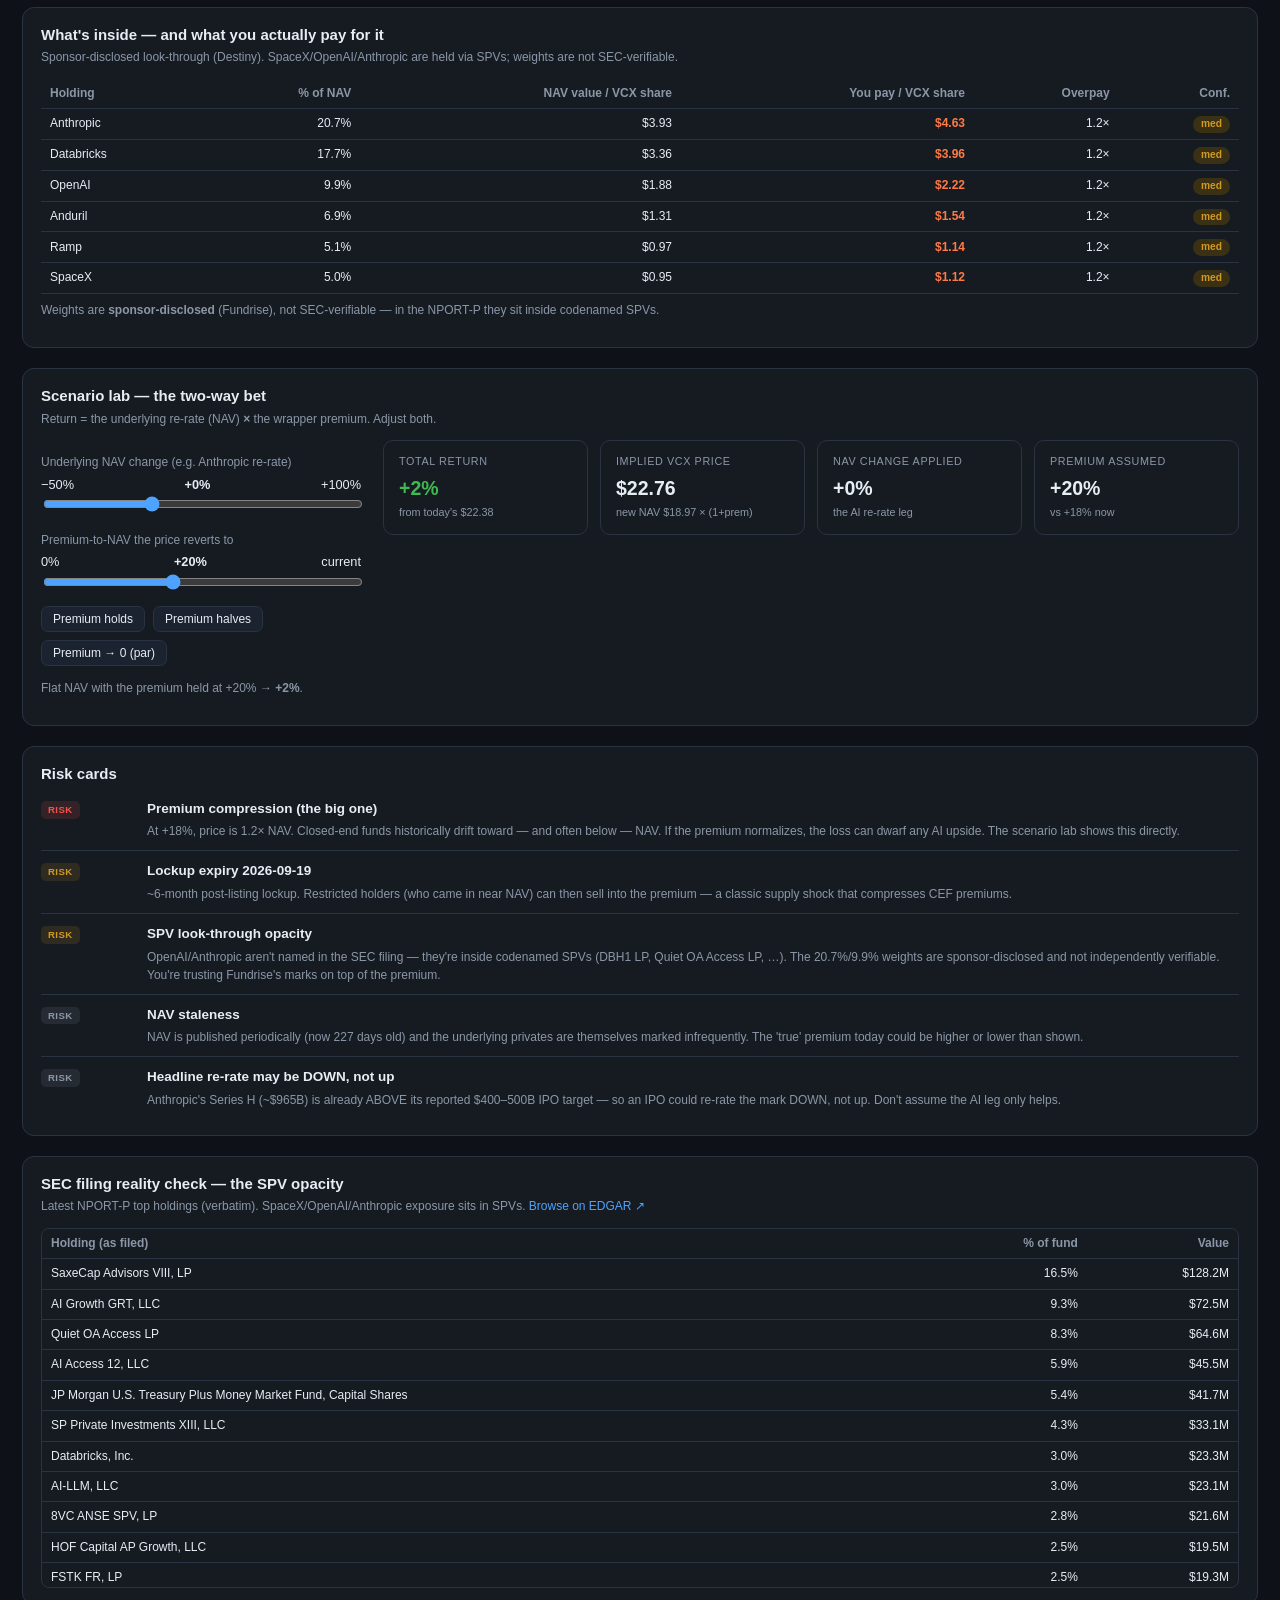
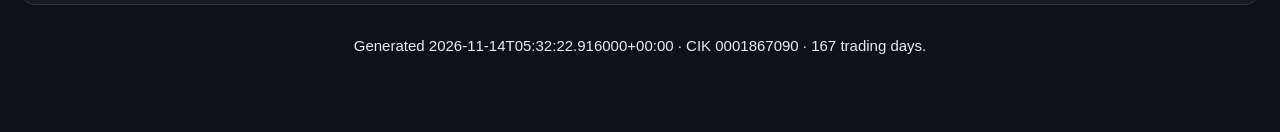
<file: dashboard/dxyz.html>
<!DOCTYPE html>
<html lang="en">
<head>
  <meta charset="utf-8" />
  <meta name="viewport" content="width=device-width, initial-scale=1" />
  <title>Special Situations — Pre-IPO tech via DXYZ</title>
  <link rel="stylesheet" href="styles.css" />
  <script src="https://cdn.plot.ly/plotly-2.35.2.min.js" charset="utf-8"></script>
</head>
<body>
  <header class="topbar">
    <h1 id="sit-title">Special Situations</h1>
    <span class="sub" id="sit-subtitle"></span>
    <nav class="sitnav">
      <a href="overview.html">Overview</a>
      <a href="index.html">BPTIX</a>
      <a href="monitor.html">Daily / Studies</a>
      <a href="hedge.html">Hedge Book</a>
      <span class="navsep" aria-hidden="true"></span>
      <a href="vcx.html">VCX</a>
      <a href="dxyz.html" class="active">DXYZ</a>
      <a href="rvi.html">RVI</a>
      <a href="agix.html">AGIX</a>
      <a href="arkvx.html">ARKVX</a>
      <a href="ark.html">ARK IPO</a>
      <a href="arkopt.html">ARKK Options</a>
    </nav>
  </header>
  <div class="disclaimer" id="disclaimer"></div>

  <main>
    <div id="loading" class="loading">Loading situation data…</div>
    <div id="error" class="error" style="display:none"></div>

    <div id="content" style="display:none">
      <div class="kpis" id="kpis"></div>

      <section class="card" id="thesis">
        <h2>The setup — a closed-end fund premium, but a measurable one</h2>
        <div id="thesis-body"></div>
      </section>

      <section class="card">
        <h2>Market price vs NAV — and the premium you pay</h2>
        <p class="desc">
          DXYZ is a closed-end fund. Blue = market price. Green step = sponsor-published NAV (quarterly).
          Amber dash = our <b>mark-to-market NAV</b> (holdings re-marked by their valuation moves). Right
          axis: shaded = true (MTM) premium; dotted = stale-NAV premium. Unlike VCX, DXYZ's premium is far
          more modest — it reads more like a tradeable sentiment signal than an extreme dislocation.
        </p>
        <div id="chart-premium" class="chart" style="height:440px"></div>
      </section>

      <section class="card" id="holding-marks-card">
        <h2>Mark-to-market — what each holding was marked at vs now</h2>
        <p class="desc">
          Re-mark each disclosed holding by how much its whole-company valuation has moved since the base
          date, and rebuild estimated NAV. Each valuation links to its funding-round source.
          <b>Estimate, low confidence</b> — SPV weights are sponsor-disclosed.
        </p>
        <div id="holding-marks"></div>
      </section>

      <section class="card">
        <h2>What's inside — and what you actually pay for it</h2>
        <p class="desc">Sponsor-disclosed look-through (Destiny). SpaceX/OpenAI/Anthropic are held via SPVs; weights are not SEC-verifiable.</p>
        <div id="lookthrough"></div>
      </section>

      <section class="card">
        <h2>Scenario lab — the two-way bet</h2>
        <p class="desc">Return = the underlying re-rate (NAV) <b>×</b> the wrapper premium. Adjust both.</p>
        <div class="scenario-grid">
          <div class="controls">
            <label>Underlying NAV change (e.g. <span id="hn-label">SpaceX</span> re-rate)</label>
            <div class="rowval"><span>−50%</span><b id="navc-txt">0%</b><span>+100%</span></div>
            <input type="range" id="navc-slider" min="-0.5" max="1.0" step="0.05" value="0" />
            <label>Premium-to-NAV the price reverts to</label>
            <div class="rowval"><span>0%</span><b id="prem-txt"></b><span>current</span></div>
            <input type="range" id="prem-slider" />
            <div class="btn-row">
              <button id="b-hold">Premium holds</button>
              <button id="b-half">Premium halves</button>
              <button id="b-zero">Premium → 0 (par)</button>
            </div>
            <p class="desc" id="scenario-explain" style="margin-top:14px"></p>
          </div>
          <div class="scenario-out" id="scenario-out"></div>
        </div>
      </section>

      <section class="card">
        <h2>Risk cards</h2>
        <div id="risk-cards"></div>
      </section>

      <section class="card">
        <h2>SEC filing reality check — the SPV opacity</h2>
        <p class="desc">Latest NPORT-P top holdings (verbatim). SpaceX/OpenAI/Anthropic exposure sits in SPVs. <a id="edgar-link" target="_blank" rel="noopener">Browse on EDGAR ↗</a></p>
        <div class="scroll-y"><table class="data" id="nport-table">
          <thead><tr><th>Holding (as filed)</th><th>% of fund</th><th>Value</th></tr></thead><tbody></tbody>
        </table></div>
      </section>

      <p class="desc" id="footer-meta" style="text-align:center;margin-top:30px"></p>
    </div>
  </main>

  <script>window.SITUATION_FILE = "data/dxyz_destiny.json";</script>
  <script src="vcx_app.js"></script>
</body>
</html>
</file>
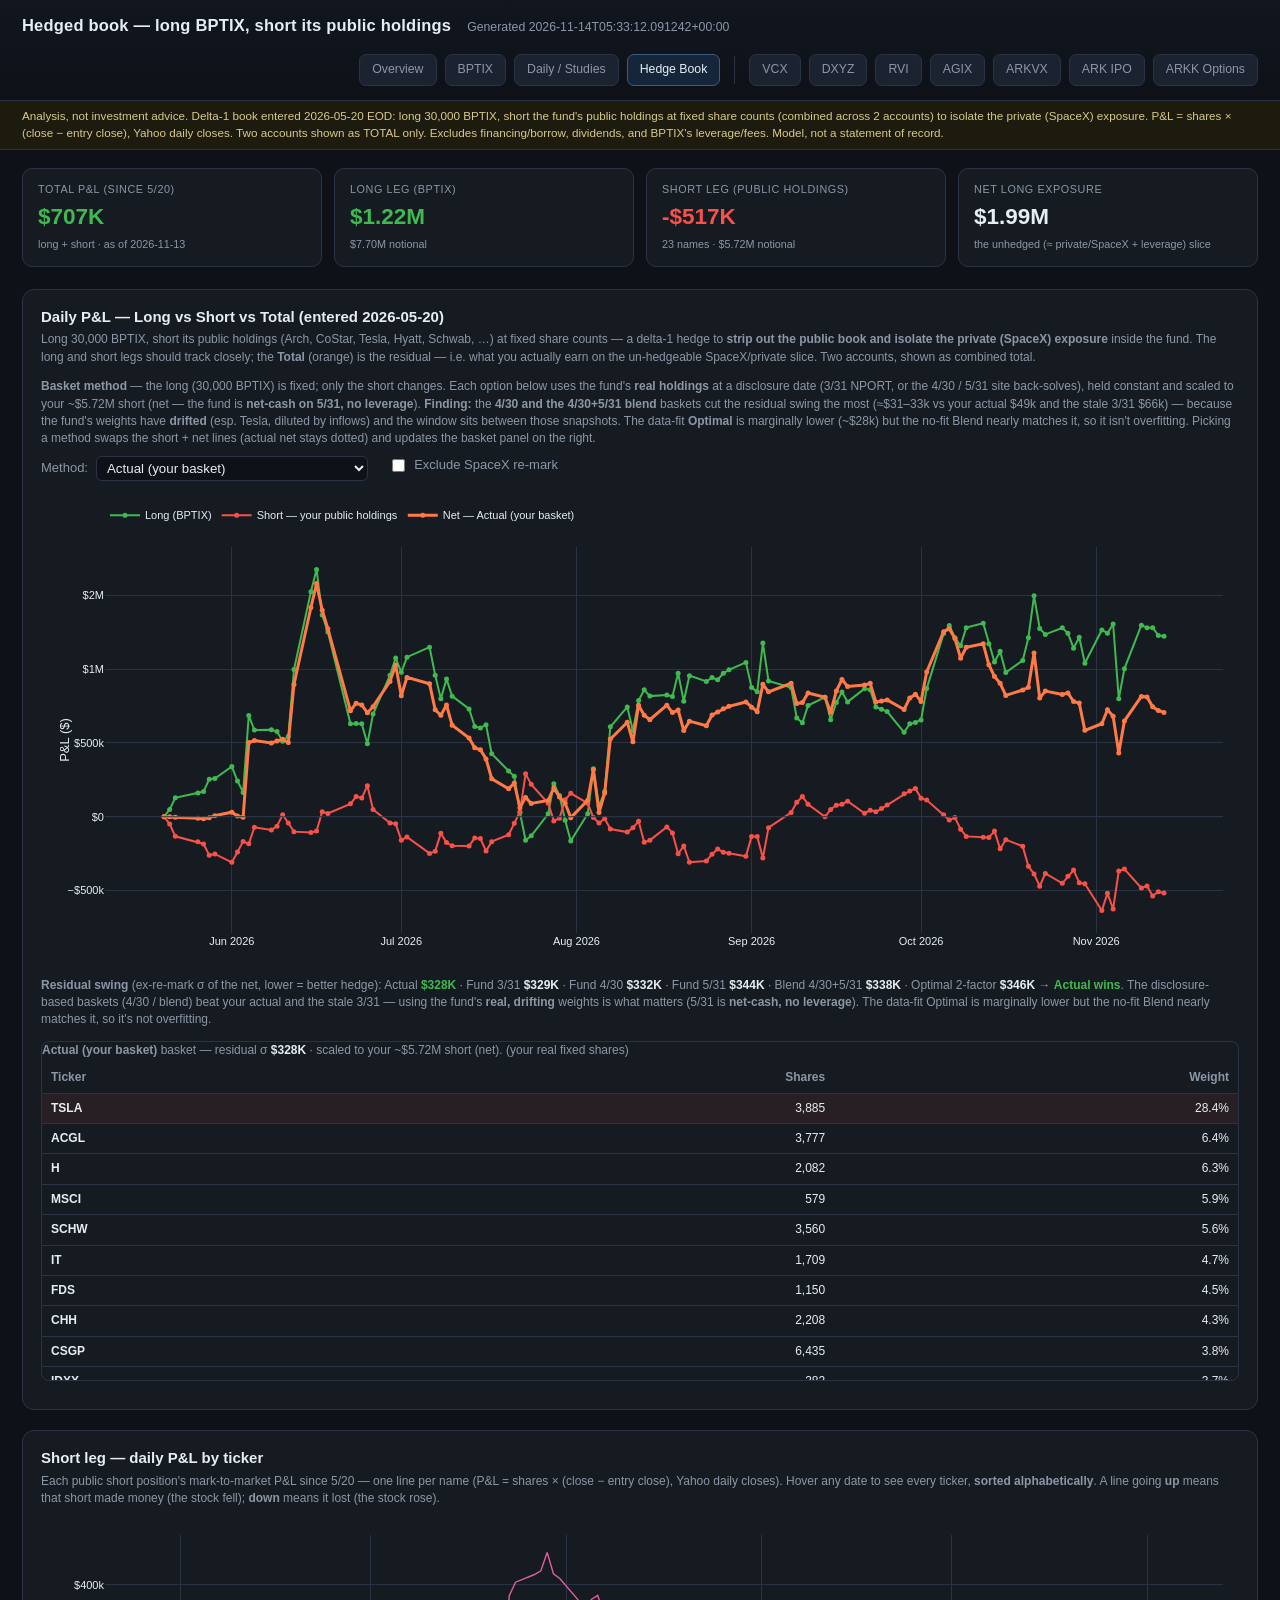
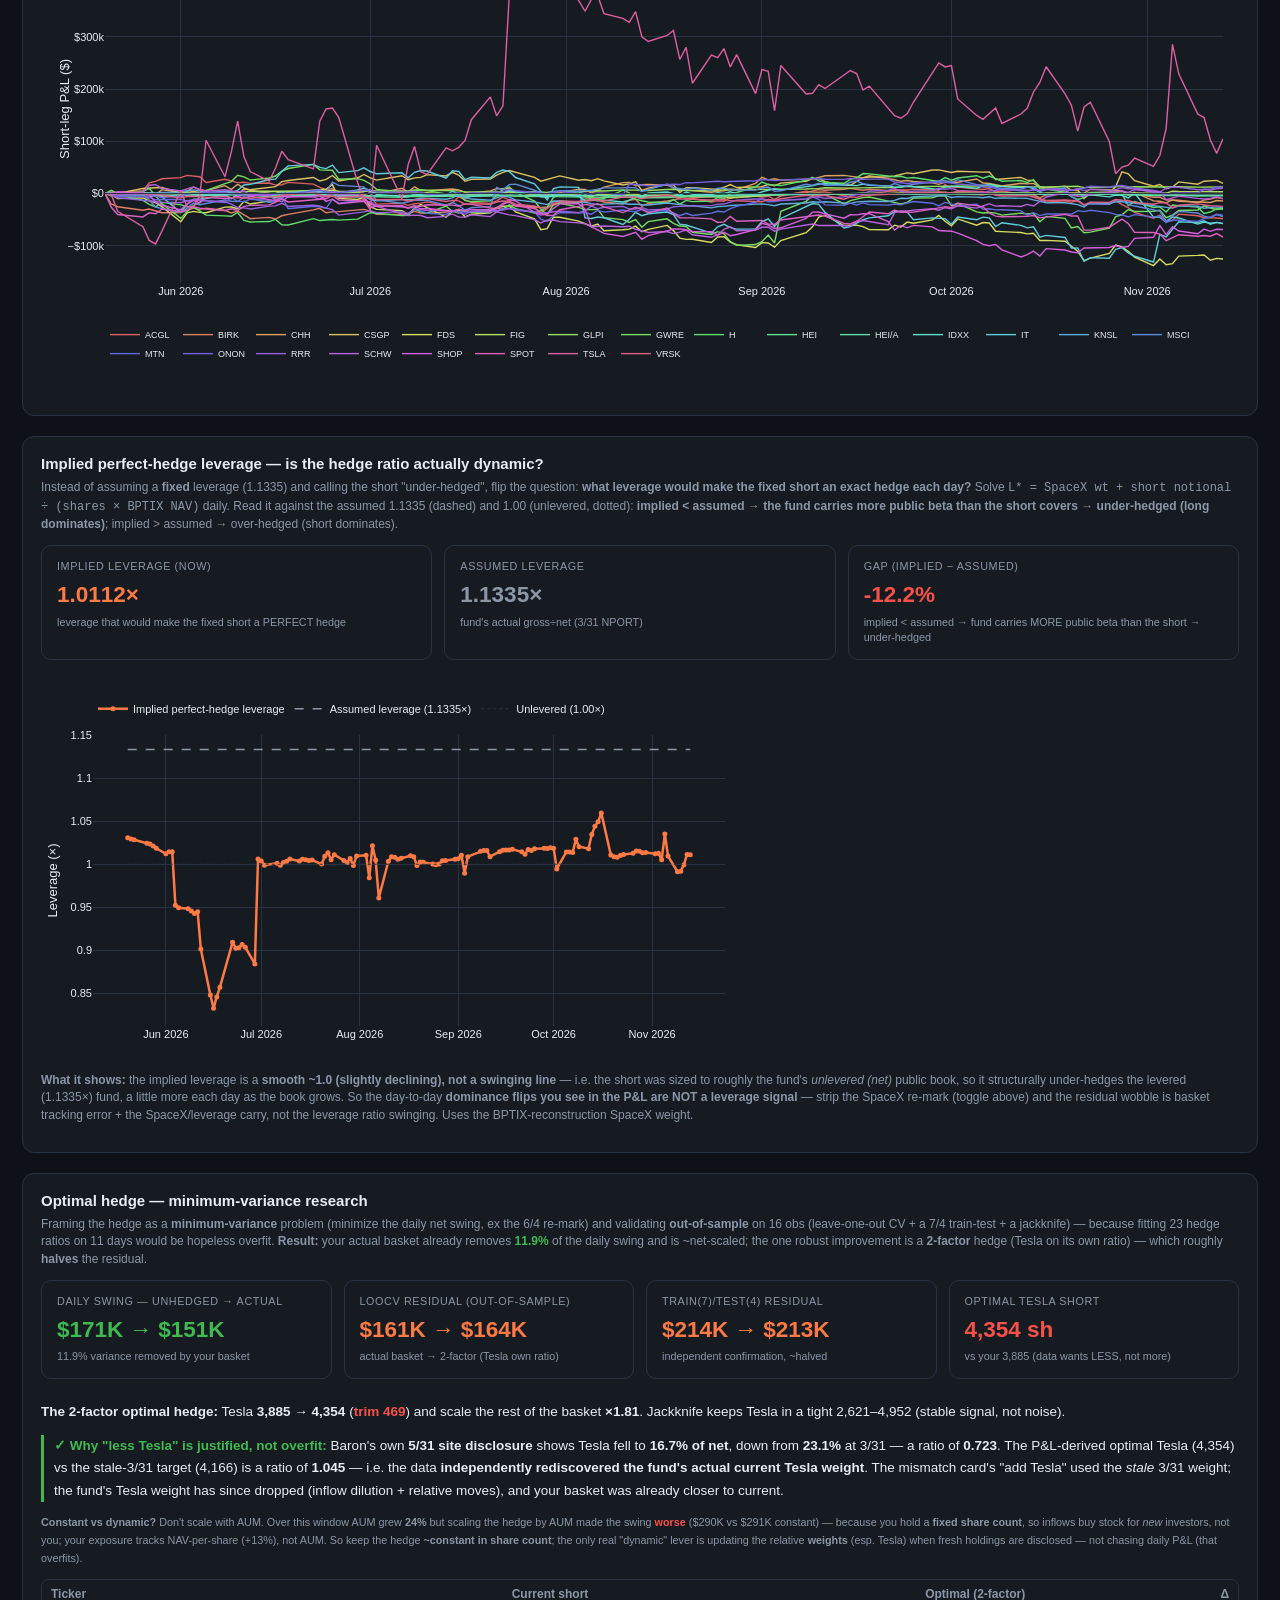
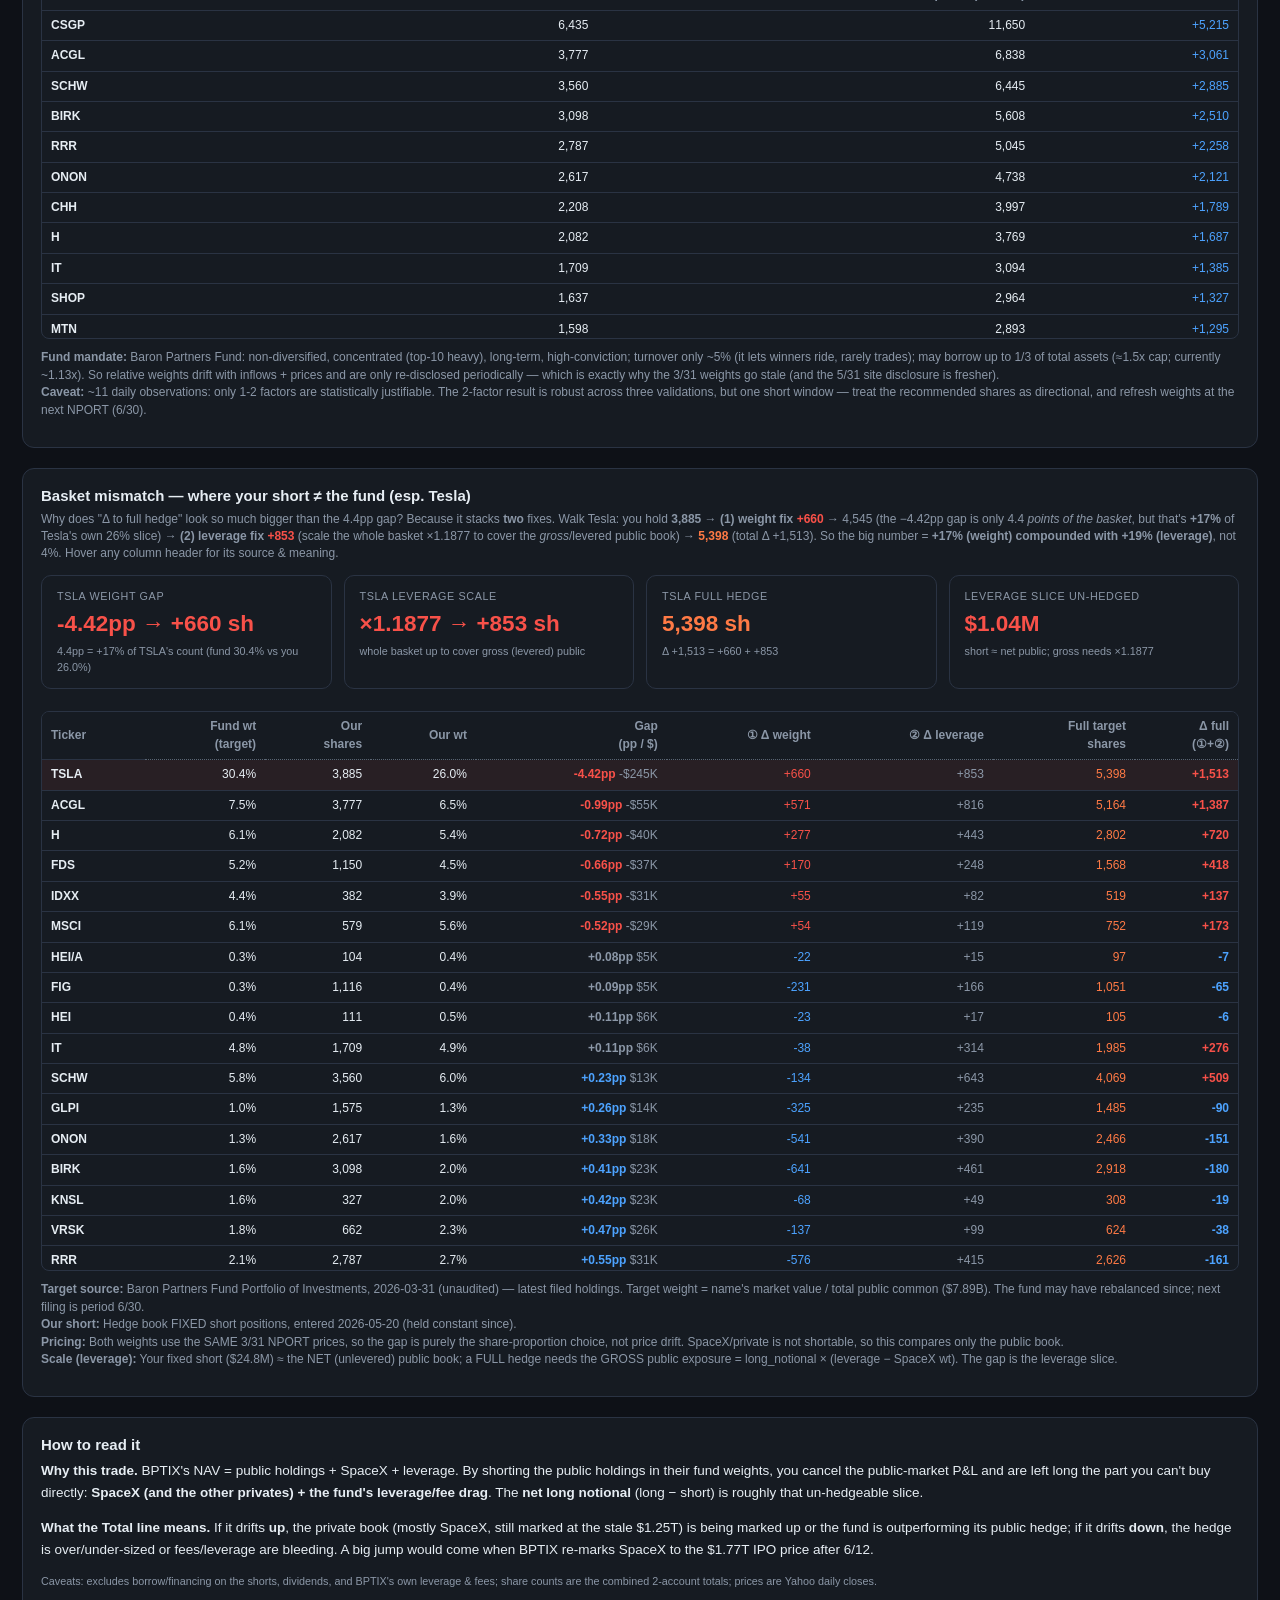
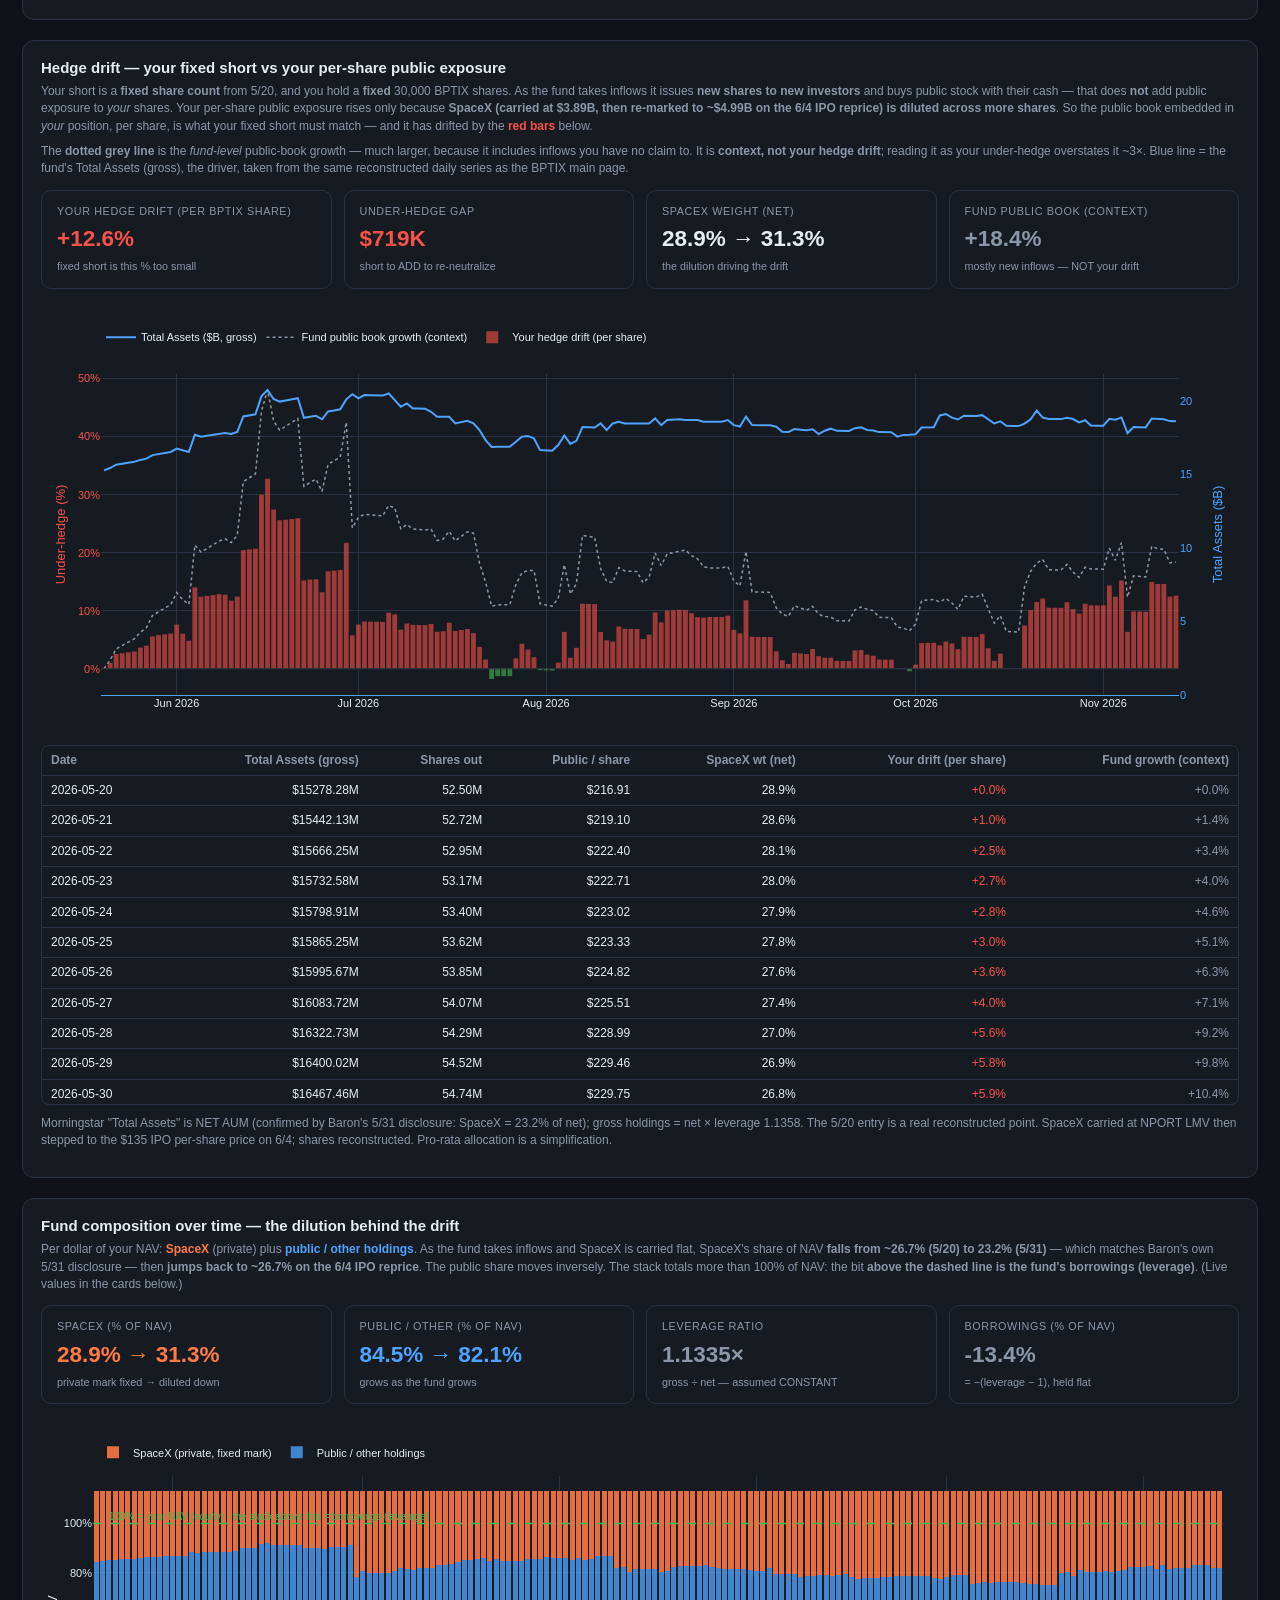
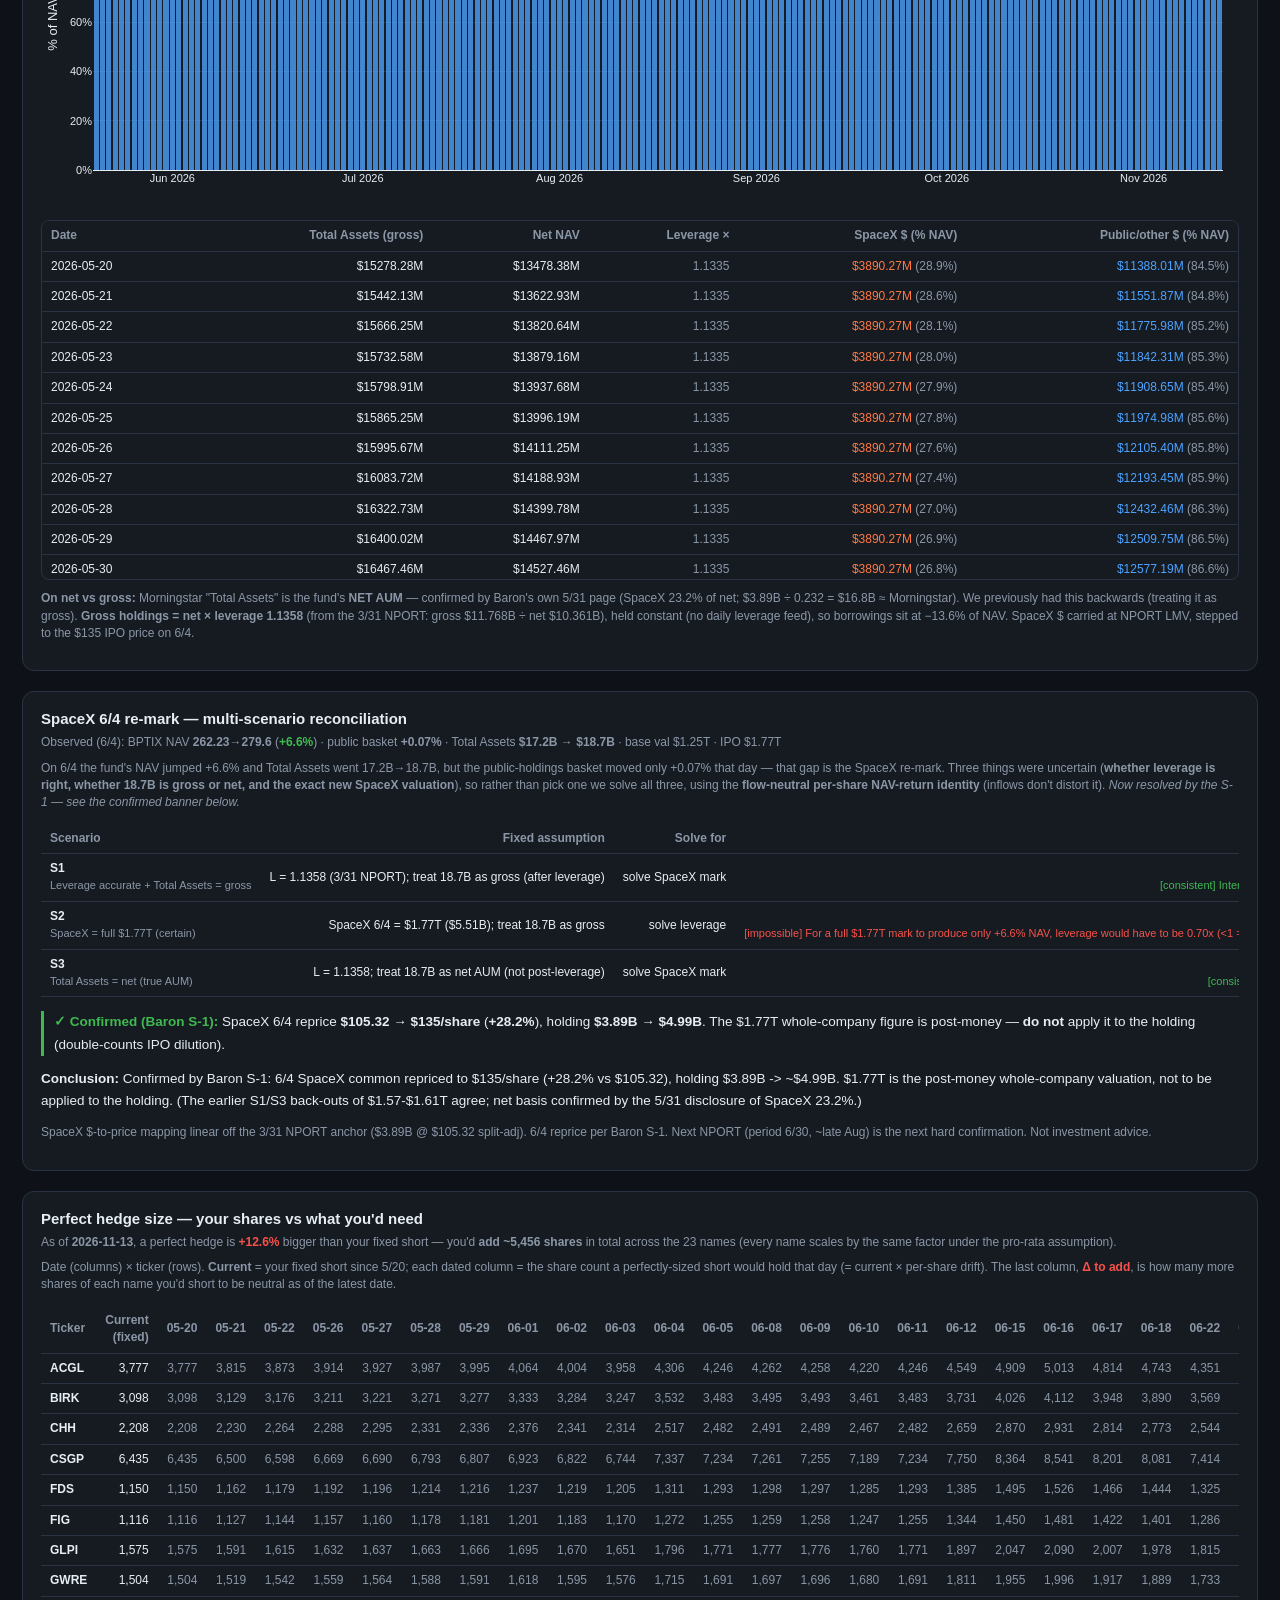
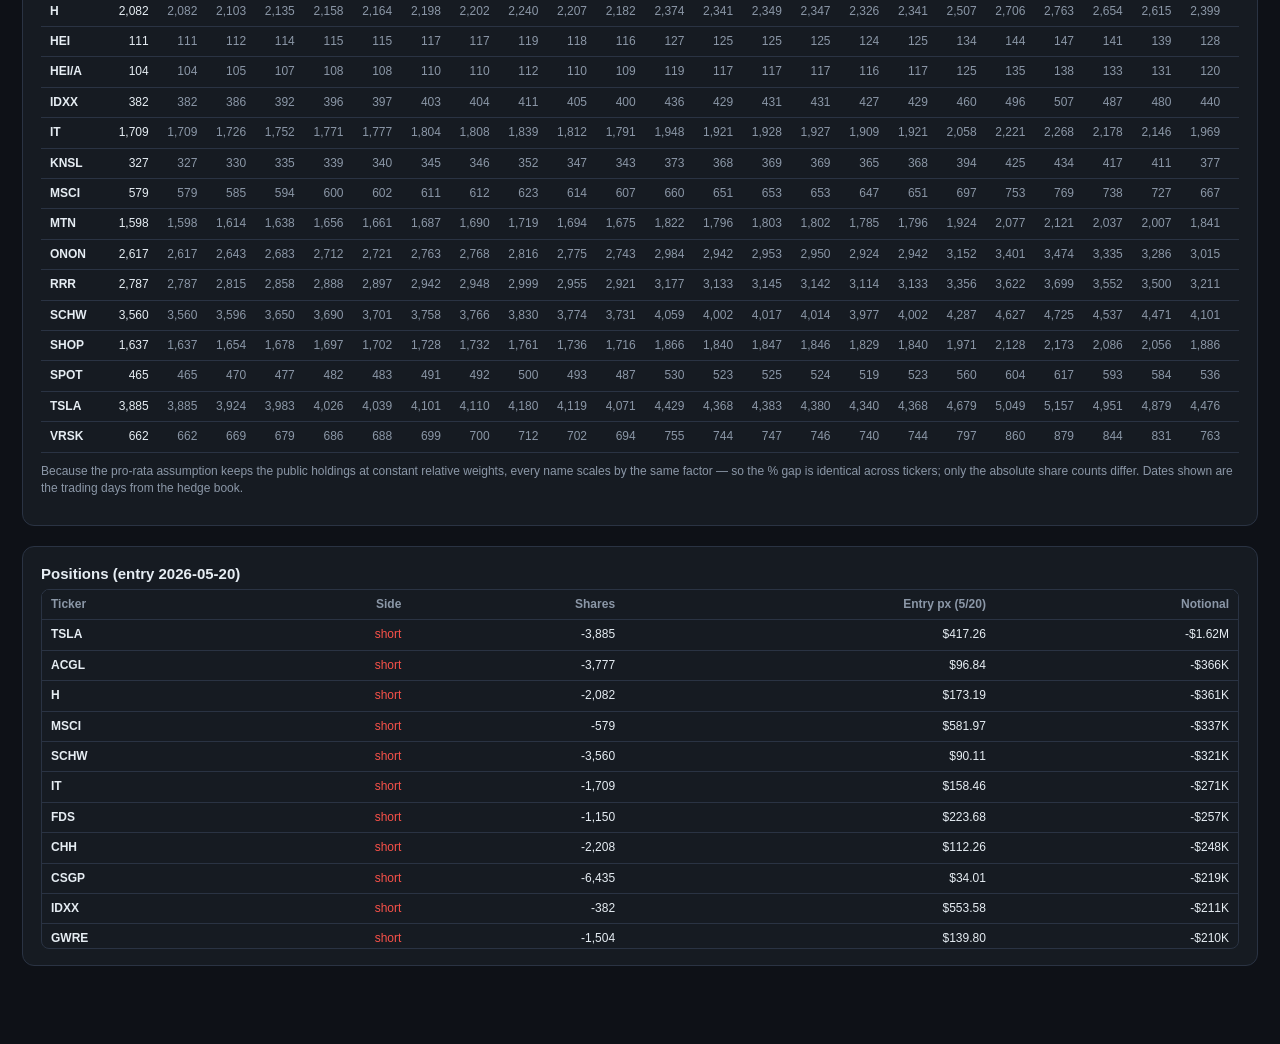
<file: dashboard/hedge.html>
<!DOCTYPE html>
<html lang="en">
<head>
  <meta charset="utf-8" />
  <meta name="viewport" content="width=device-width, initial-scale=1" />
  <title>Hedged SpaceX-isolation book — long BPTIX vs short holdings</title>
  <link rel="stylesheet" href="styles.css" />
  <script src="https://cdn.plot.ly/plotly-2.35.2.min.js" charset="utf-8"></script>
</head>
<body>
  <header class="topbar">
    <h1 id="sit-title">Hedged book — long BPTIX, short its public holdings</h1>
    <span class="sub" id="gen"></span>
    <nav class="sitnav">
      <a href="overview.html">Overview</a>
      <a href="index.html">BPTIX</a>
      <a href="monitor.html">Daily / Studies</a>
      <a href="hedge.html" class="active">Hedge Book</a>
      <span class="navsep" aria-hidden="true"></span>
      <a href="vcx.html">VCX</a>
      <a href="dxyz.html">DXYZ</a>
      <a href="rvi.html">RVI</a>
      <a href="agix.html">AGIX</a>
      <a href="arkvx.html">ARKVX</a>
      <a href="ark.html">ARK IPO</a>
      <a href="arkopt.html">ARKK Options</a>
    </nav>
  </header>
  <div class="disclaimer" id="disclaimer"></div>

  <main>
    <div id="loading" class="loading">Loading…</div>
    <div id="error" class="error" style="display:none"></div>

    <div id="content" style="display:none">
      <div class="kpis" id="kpis"></div>

      <section class="card">
        <h2>Daily P&L — Long vs Short vs Total (entered 2026-05-20)</h2>
        <p class="desc">
          Long <span class="pos-sh">30,000</span> BPTIX, short its public holdings (Arch, CoStar, Tesla, Hyatt, Schwab, …) at fixed
          share counts — a delta-1 hedge to <b>strip out the public book and isolate the private (SpaceX)
          exposure</b> inside the fund. The long and short legs should track closely; the <b>Total</b> (orange)
          is the residual — i.e. what you actually earn on the un-hedgeable SpaceX/private slice. Two accounts,
          shown as combined total.
        </p>
        <p class="desc" style="margin:2px 0 8px">
          <b>Basket method</b> — the long (<span class="pos-sh">30,000</span> BPTIX) is fixed; only the short changes. Each option below uses the
          fund's <b>real holdings</b> at a disclosure date (3/31 NPORT, or the 4/30 / 5/31 site back-solves), held
          constant and scaled to your <span class="pos-short-notl">~$5.7M</span> short (net — the fund is <b>net-cash on 5/31, no leverage</b>).
          <b>Finding:</b> the <b>4/30 and the 4/30+5/31 blend</b> baskets cut the residual swing the most
          (≈$31–33k vs your actual $49k and the stale 3/31 $66k) — because the fund's weights have <b>drifted</b>
          (esp. Tesla, diluted by inflows) and the window sits between those snapshots. The data-fit <b>Optimal</b>
          is marginally lower (~$28k) but the no-fit Blend nearly matches it, so it isn't overfitting. Picking a
          method swaps the short + net lines (actual net stays dotted) and updates the basket panel on the right.
        </p>
        <label style="display:inline-flex;align-items:center;gap:8px;font-size:13px;color:#8b97a7;margin:0 16px 8px 0">
          Method:
          <select id="method-select" style="background:#0e1117;color:#e6edf3;border:1px solid #2a3343;border-radius:6px;padding:3px 6px">
            <option value="actual">Actual (your basket)</option>
            <option value="fund_3_31">Fund weights · 3/31 (stale)</option>
            <option value="fund_4_30">Fund weights · 4/30</option>
            <option value="fund_5_31">Fund weights · 5/31 (latest, no leverage)</option>
            <option value="blend">Blend 4/30 + 5/31 (best no-fit)</option>
            <option value="optimal">Optimal (min-variance 2-factor)</option>
          </select>
        </label>
        <label style="display:inline-flex;align-items:center;gap:6px;font-size:13px;color:#8b97a7;margin:0 0 6px">
          <input type="checkbox" id="ex-remark-toggle" /> Exclude SpaceX re-mark
        </label>
        <div id="chart" class="chart" style="height:480px"></div>
        <p class="desc" id="swing-note" style="margin-top:8px"></p>
        <div class="scroll-y" id="method-comp" style="max-height:340px;margin-top:8px"></div>
        <p class="desc" id="pnl-note" style="margin-top:8px"></p>
      </section>

      <section class="card" id="short-card">
        <h2>Short leg — daily P&amp;L by ticker</h2>
        <p class="desc">
          Each public short position's mark-to-market P&amp;L since 5/20 — one line per name
          (P&amp;L = shares × (close − entry close), Yahoo daily closes). Hover any date to see every
          ticker, <b>sorted alphabetically</b>. A line going <b>up</b> means that short made money (the
          stock fell); <b>down</b> means it lost (the stock rose).
        </p>
        <div id="short-chart" class="chart" style="height:480px"></div>
      </section>

      <section class="card" id="impl-lev-card">
        <h2>Implied perfect-hedge leverage — is the hedge ratio actually dynamic?</h2>
        <p class="desc">
          Instead of assuming a <b>fixed</b> leverage (1.1335) and calling the short "under-hedged", flip the
          question: <b>what leverage would make the fixed short an exact hedge each day?</b> Solve
          <code>L* = SpaceX wt + short notional ÷ (shares × BPTIX NAV)</code> daily. Read it against the assumed
          1.1335 (dashed) and 1.00 (unlevered, dotted): <b>implied &lt; assumed → the fund carries more public
          beta than the short covers → under-hedged (long dominates)</b>; implied &gt; assumed → over-hedged
          (short dominates).
        </p>
        <div class="kpis" id="impl-lev-kpis"></div>
        <div id="impl-lev-chart" class="chart" style="height:380px"></div>
        <p class="desc" style="margin-top:10px">
          <b>What it shows:</b> the implied leverage is a <b>smooth ~1.0 (slightly declining), not a swinging
          line</b> — i.e. the short was sized to roughly the fund's <i>unlevered (net)</i> public book, so it
          structurally under-hedges the levered (1.1335×) fund, a little more each day as the book grows.
          So the day-to-day <b>dominance flips you see in the P&amp;L are NOT a leverage signal</b> — strip the
          SpaceX re-mark (toggle above) and the residual wobble is basket tracking error + the SpaceX/leverage
          carry, not the leverage ratio swinging. Uses the BPTIX-reconstruction SpaceX weight.
        </p>
      </section>

      <section class="card" id="opt-card">
        <h2>Optimal hedge — minimum-variance research</h2>
        <p class="desc" id="opt-intro"></p>
        <div class="kpis" id="opt-kpis"></div>
        <div id="opt-body" class="memo"></div>
        <div class="scroll-y" id="opt-table" style="max-height:360px;margin-top:10px"></div>
        <p class="desc" id="opt-caveat" style="margin-top:10px"></p>
      </section>

      <section class="card" id="mismatch-card">
        <h2>Basket mismatch — where your short ≠ the fund (esp. Tesla)</h2>
        <p class="desc" id="mismatch-intro"></p>
        <div class="kpis" id="mismatch-kpis"></div>
        <div class="scroll-y" id="mismatch-table" style="max-height:560px;margin-top:6px"></div>
        <p class="desc" id="mismatch-src" style="margin-top:10px"></p>
      </section>

      <section class="card">
        <h2>How to read it</h2>
        <div class="memo">
          <p><b>Why this trade.</b> BPTIX's NAV = public holdings + SpaceX + leverage. By shorting the public
          holdings in their fund weights, you cancel the public-market P&L and are left long the part you
          can't buy directly: <b>SpaceX (and the other privates) + the fund's leverage/fee drag</b>. The
          <b>net long notional</b> (long − short) is roughly that un-hedgeable slice.</p>
          <p><b>What the Total line means.</b> If it drifts <b>up</b>, the private book (mostly SpaceX, still
          marked at the stale $1.25T) is being marked up or the fund is outperforming its public hedge; if it
          drifts <b>down</b>, the hedge is over/under-sized or fees/leverage are bleeding. A big jump would
          come when BPTIX re-marks SpaceX to the $1.77T IPO price after 6/12.</p>
          <p class="dim">Caveats: excludes borrow/financing on the shorts, dividends, and BPTIX's own
          leverage & fees; share counts are the combined 2-account totals; prices are Yahoo daily closes.</p>
        </div>
      </section>

      <section class="card" id="drift-card">
        <h2>Hedge drift — your fixed short vs your per-share public exposure</h2>
        <p class="desc">
          Your short is a <b>fixed share count</b> from 5/20, and you hold a <b>fixed</b> <span class="pos-sh">30,000</span> BPTIX shares.
          As the fund takes inflows it issues <b>new shares to new investors</b> and buys public stock with
          their cash — that does <b>not</b> add public exposure to <i>your</i> shares. Your per-share public
          exposure rises only because <b>SpaceX (carried at $3.89B, then re-marked to ~$4.99B on the 6/4
          IPO reprice) is diluted across more shares</b>. So the public book embedded in <i>your</i> position,
          per share, is what your fixed short must match — and it has drifted by the
          <span style="color:#f85149"><b>red bars</b></span> below.
        </p>
        <p class="desc" style="margin-top:-4px">
          The <span style="color:#8b97a7"><b>dotted grey line</b></span> is the <i>fund-level</i> public-book
          growth — much larger, because it includes inflows you have no claim to. It is <b>context, not your
          hedge drift</b>; reading it as your under-hedge overstates it ~3×. Blue line = the fund's Total Assets
          (gross), the driver, taken from the same reconstructed daily series as the BPTIX main page.
        </p>
        <div class="kpis" id="drift-kpis"></div>
        <div id="drift-chart" class="chart" style="height:420px"></div>
        <div class="scroll-y" id="drift-table" style="margin-top:14px"></div>
        <p class="desc" style="margin-top:10px">Morningstar "Total Assets" is NET AUM (confirmed by Baron's 5/31 disclosure: SpaceX = 23.2% of net); gross holdings = net × leverage 1.1358. The 5/20 entry is a real reconstructed point. SpaceX carried at NPORT LMV then stepped to the $135 IPO per-share price on 6/4; shares reconstructed. Pro-rata allocation is a simplification.</p>
      </section>

      <section class="card" id="comp-card">
        <h2>Fund composition over time — the dilution behind the drift</h2>
        <p class="desc">
          Per dollar of your NAV: <span style="color:#ff7a45"><b>SpaceX</b></span> (private) plus
          <span style="color:#4da3ff"><b>public / other holdings</b></span>. As the fund takes inflows and
          SpaceX is carried flat, SpaceX's share of NAV <b>falls from ~26.7% (5/20) to 23.2% (5/31)</b> —
          which matches Baron's own 5/31 disclosure — then <b>jumps back to ~26.7% on the 6/4 IPO reprice</b>.
          The public share moves inversely. The stack totals more than 100% of NAV: the bit
          <b>above the dashed line is the fund's borrowings (leverage)</b>. (Live values in the cards below.)
        </p>
        <div class="kpis" id="comp-kpis"></div>
        <div id="comp-chart" class="chart" style="height:380px"></div>
        <div class="scroll-y" id="comp-table" style="margin-top:14px"></div>
        <p class="desc" style="margin-top:10px">
          <b>On net vs gross:</b> Morningstar "Total Assets" is the fund's <b>NET AUM</b> — confirmed by
          Baron's own 5/31 page (SpaceX 23.2% of net; $3.89B ÷ 0.232 = $16.8B ≈ Morningstar). We previously
          had this backwards (treating it as gross). <b>Gross holdings = net × leverage 1.1358</b> (from the
          3/31 NPORT: gross $11.768B ÷ net $10.361B), held constant (no daily leverage feed), so borrowings
          sit at −13.6% of NAV. SpaceX $ carried at NPORT LMV, stepped to the $135 IPO price on 6/4.
        </p>
      </section>

      <section class="card" id="remark-card">
        <h2>SpaceX 6/4 re-mark — multi-scenario reconciliation</h2>
        <p class="desc" id="remark-obs"></p>
        <p class="desc" style="margin-top:-4px">
          On 6/4 the fund's NAV jumped +6.6% and Total Assets went 17.2B→18.7B, but the public-holdings
          basket moved only +0.07% that day — that gap is the SpaceX re-mark. Three things were uncertain
          (<b>whether leverage is right, whether 18.7B is gross or net, and the exact new SpaceX valuation</b>),
          so rather than pick one we solve all three, using the <b>flow-neutral per-share NAV-return identity</b>
          (inflows don't distort it). <i>Now resolved by the S-1 — see the confirmed banner below.</i>
        </p>
        <div class="scroll-x" id="remark-table"></div>
        <div id="remark-conclusion" class="memo" style="margin-top:14px"></div>
        <p class="desc" style="margin-top:10px" id="remark-disc"></p>
      </section>

      <section class="card" id="perfect-card">
        <h2>Perfect hedge size — your shares vs what you'd need</h2>
        <p class="desc" id="perfect-summary"></p>
        <p class="desc" style="margin-top:-4px">
          Date (columns) × ticker (rows). <b>Current</b> = your fixed short since 5/20;
          each dated column = the share count a perfectly-sized short would hold that day
          (= current × per-share drift). The last column, <span style="color:#f85149"><b>Δ to add</b></span>,
          is how many more shares of each name you'd short to be neutral as of the latest date.
        </p>
        <div class="scroll-x" id="perfect-table"></div>
        <p class="desc" style="margin-top:10px">Because the pro-rata assumption keeps the public holdings at constant relative weights, every name scales by the same factor — so the % gap is identical across tickers; only the absolute share counts differ. Dates shown are the trading days from the hedge book.</p>
      </section>

      <section class="card">
        <h2>Positions (entry 2026-05-20)</h2>
        <div class="scroll-y" id="legs"></div>
      </section>
    </div>
  </main>

  <script src="hedge_app.js"></script>
</body>
</html>
</file>
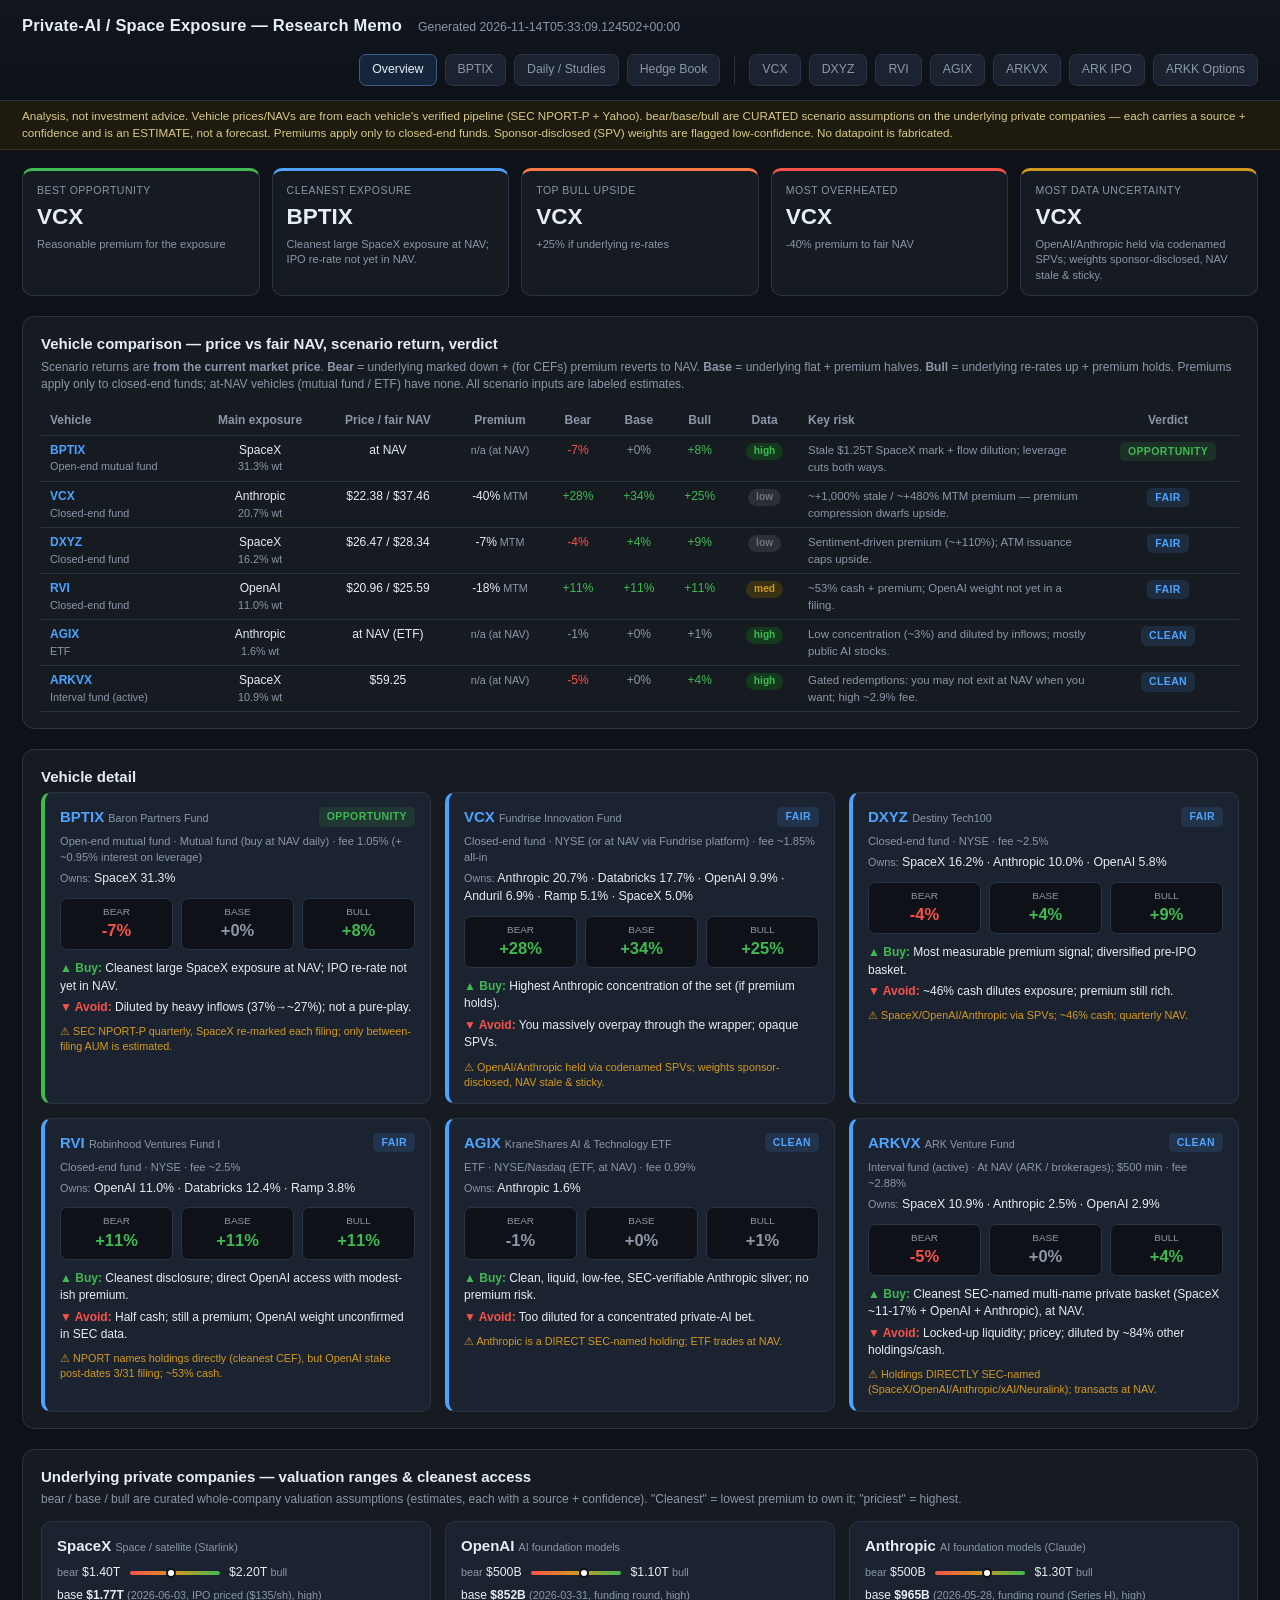
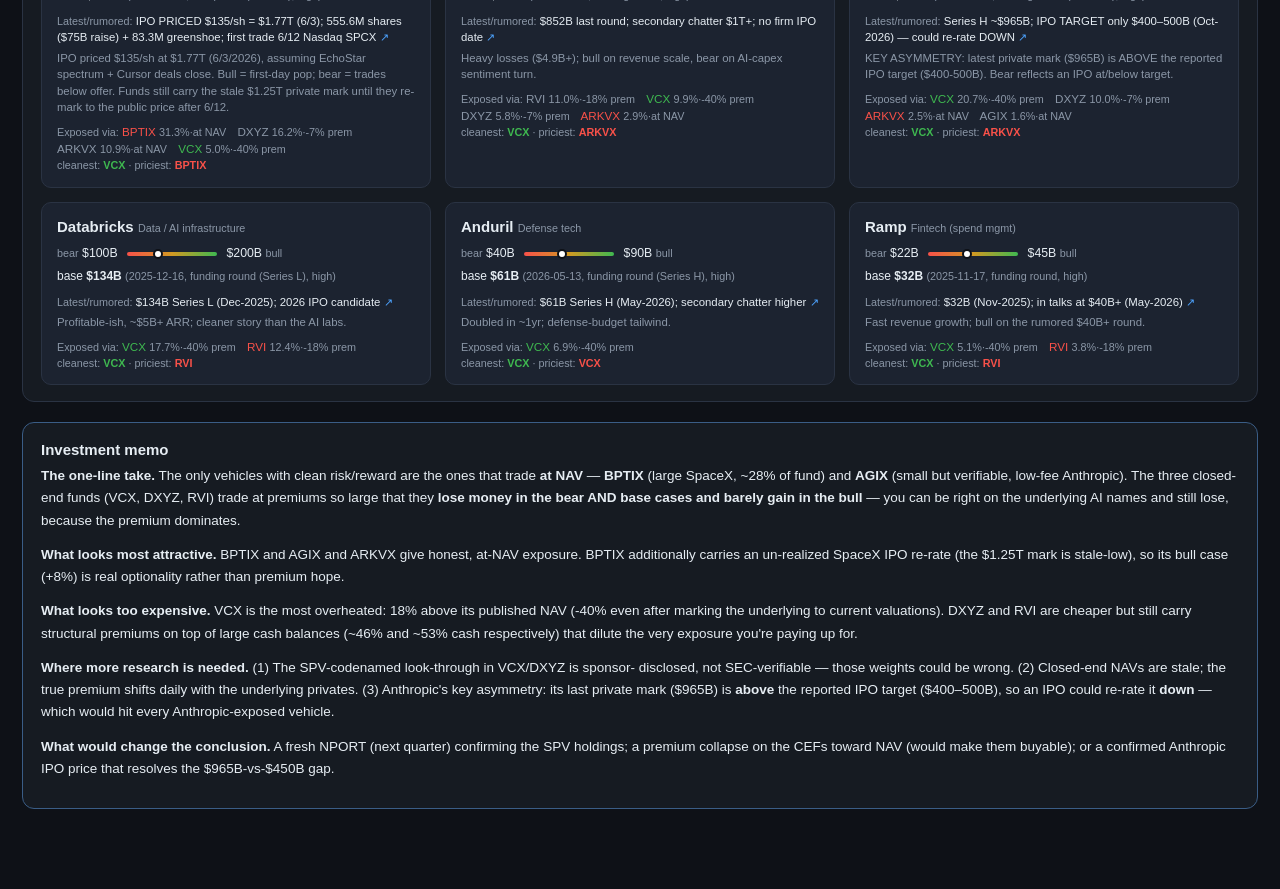
<file: dashboard/overview.html>
<!DOCTYPE html>
<html lang="en">
<head>
  <meta charset="utf-8" />
  <meta name="viewport" content="width=device-width, initial-scale=1" />
  <title>AI / Space Private-Exposure Vehicles — Research Memo</title>
  <link rel="stylesheet" href="styles.css" />
</head>
<body>
  <header class="topbar">
    <h1 id="sit-title">Private-AI / Space Exposure — Research Memo</h1>
    <span class="sub" id="gen"></span>
    <nav class="sitnav">
      <a href="overview.html" class="active">Overview</a>
      <a href="index.html">BPTIX</a>
      <a href="monitor.html">Daily / Studies</a>
      <a href="hedge.html">Hedge Book</a>
      <span class="navsep" aria-hidden="true"></span>
      <a href="vcx.html">VCX</a>
      <a href="dxyz.html">DXYZ</a>
      <a href="rvi.html">RVI</a>
      <a href="agix.html">AGIX</a>
      <a href="arkvx.html">ARKVX</a>
      <a href="ark.html">ARK IPO</a>
      <a href="arkopt.html">ARKK Options</a>
    </nav>
  </header>
  <div class="disclaimer" id="disclaimer"></div>

  <main>
    <div id="loading" class="loading">Loading…</div>
    <div id="error" class="error" style="display:none"></div>

    <div id="content" style="display:none">
      <!-- 1. summary tiles -->
      <div class="sumrow" id="summary"></div>

      <!-- 2. comparison table -->
      <section class="card">
        <h2>Vehicle comparison — price vs fair NAV, scenario return, verdict</h2>
        <p class="desc">
          Scenario returns are <b>from the current market price</b>. <b>Bear</b> = underlying marked down +
          (for CEFs) premium reverts to NAV. <b>Base</b> = underlying flat + premium halves. <b>Bull</b> =
          underlying re-rates up + premium holds. Premiums apply only to closed-end funds; at-NAV vehicles
          (mutual fund / ETF) have none. All scenario inputs are labeled estimates.
        </p>
        <div class="scroll-x">
          <table class="data cmp">
            <thead><tr>
              <th>Vehicle</th><th>Main exposure</th><th>Price / fair NAV</th><th>Premium</th>
              <th>Bear</th><th>Base</th><th>Bull</th><th>Data</th><th>Key risk</th><th>Verdict</th>
            </tr></thead>
            <tbody id="cmp-body"></tbody>
          </table>
        </div>
      </section>

      <!-- 3. vehicle cards -->
      <section class="card">
        <h2>Vehicle detail</h2>
        <div class="cardgrid" id="cards"></div>
      </section>

      <!-- 4. private-company valuations -->
      <section class="card">
        <h2>Underlying private companies — valuation ranges &amp; cleanest access</h2>
        <p class="desc">bear / base / bull are curated whole-company valuation assumptions (estimates, each with a source + confidence). "Cleanest" = lowest premium to own it; "priciest" = highest.</p>
        <div class="cardgrid" id="companies"></div>
      </section>

      <!-- 5. memo -->
      <section class="card" id="memo-card">
        <h2>Investment memo</h2>
        <div class="memo" id="memo"></div>
      </section>
    </div>
  </main>

  <script src="overview_app.js"></script>
</body>
</html>
</file>
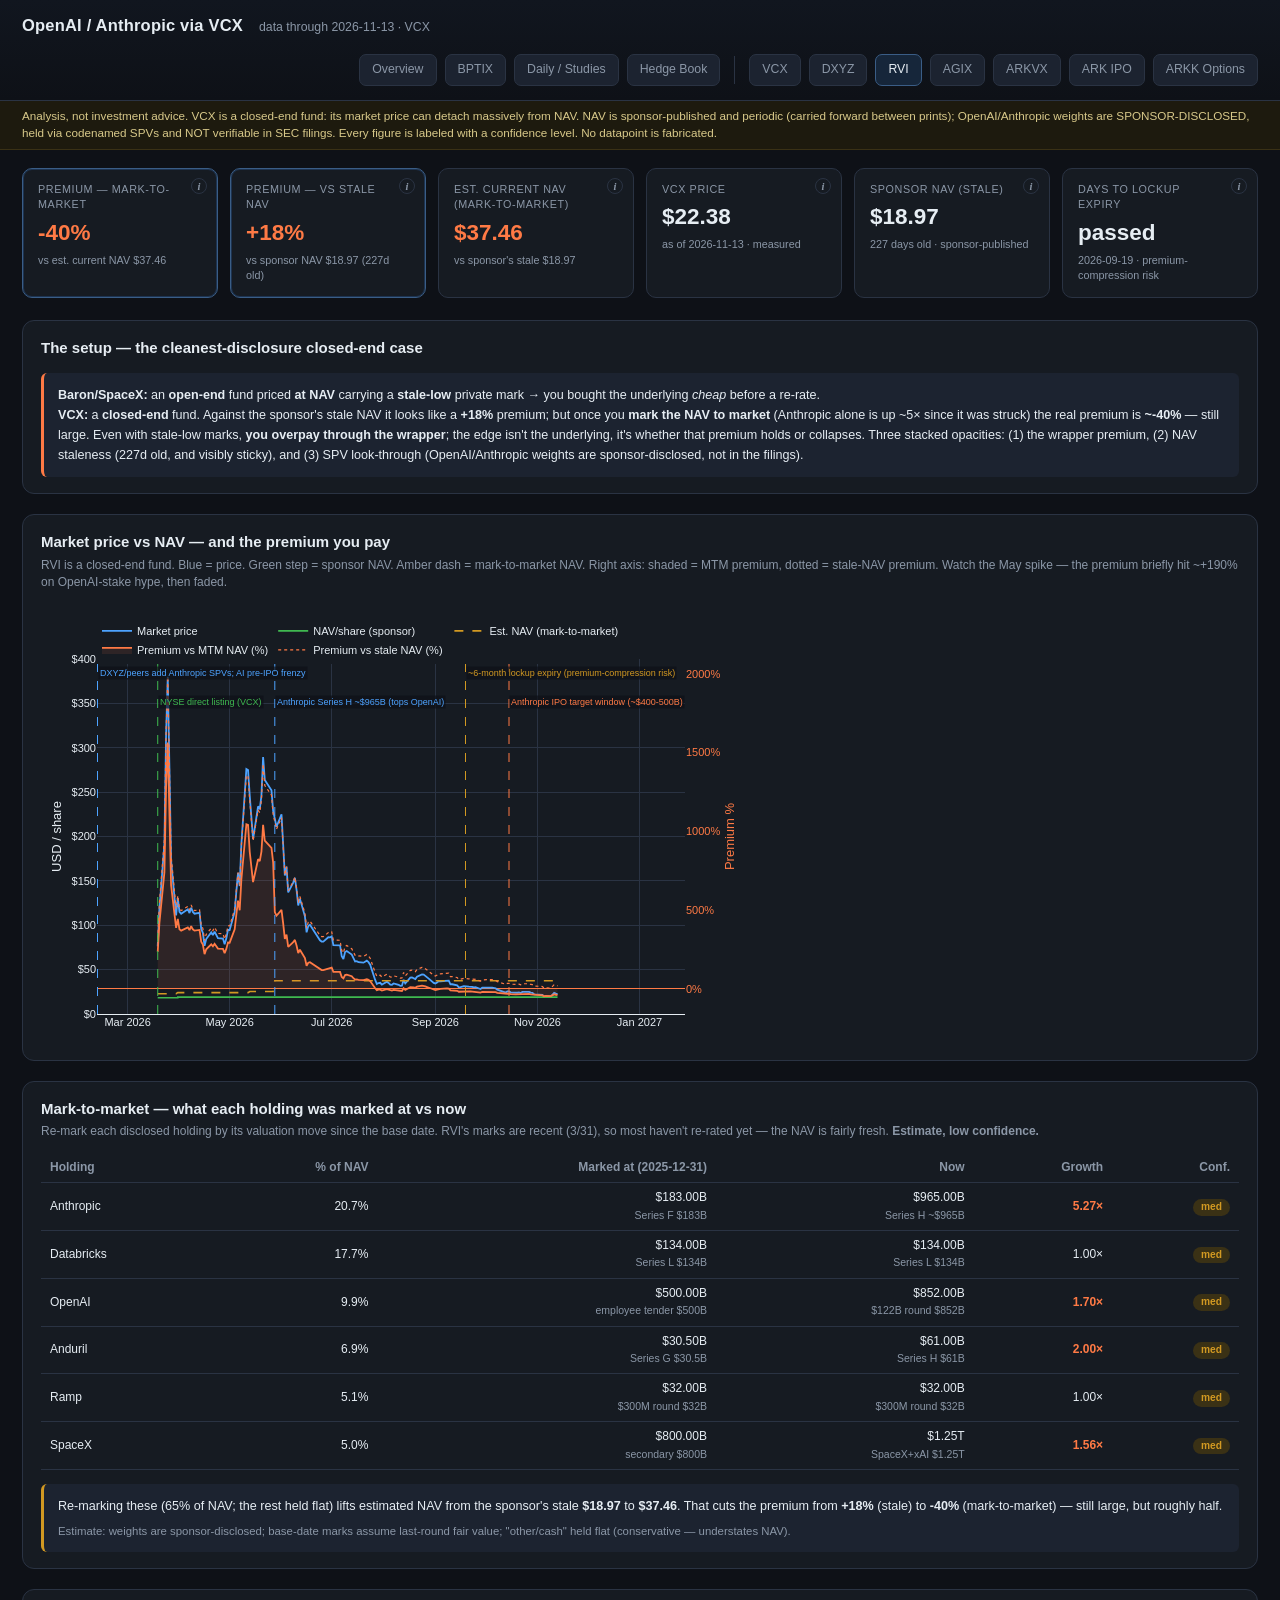
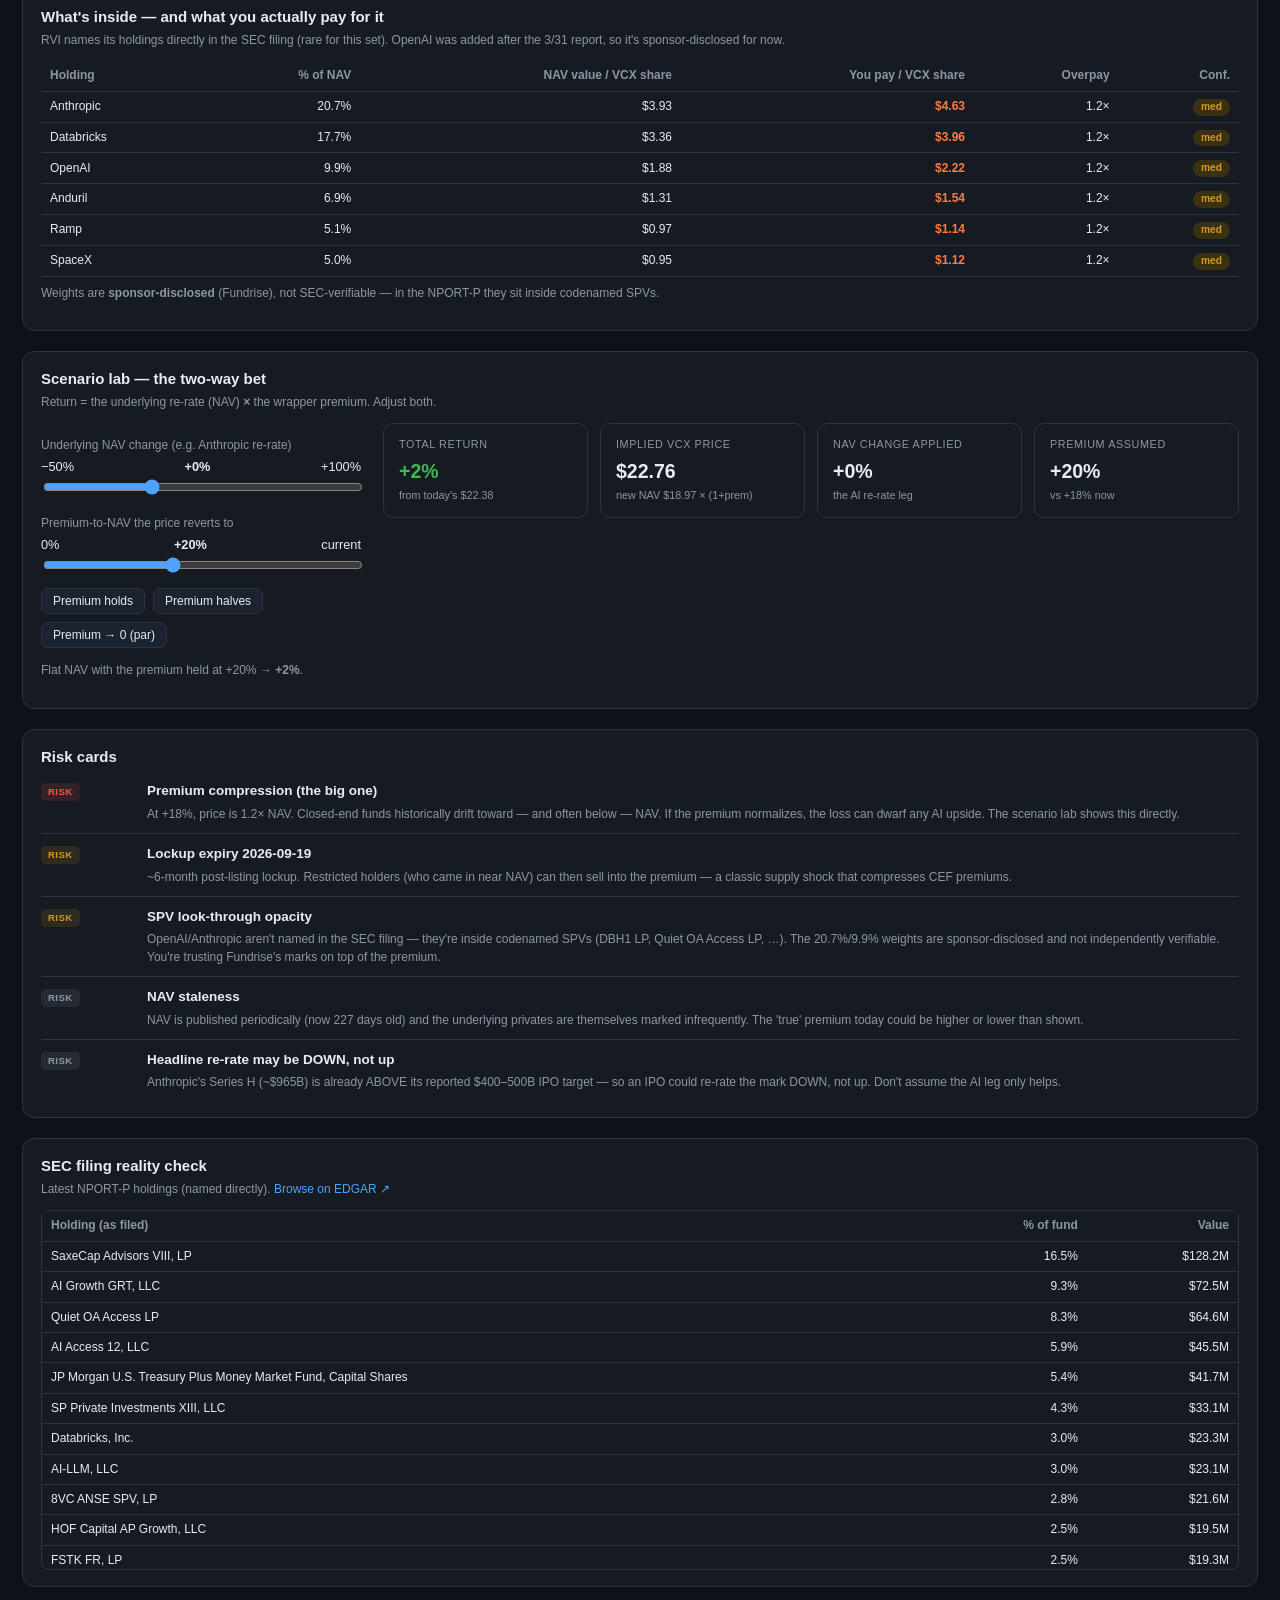
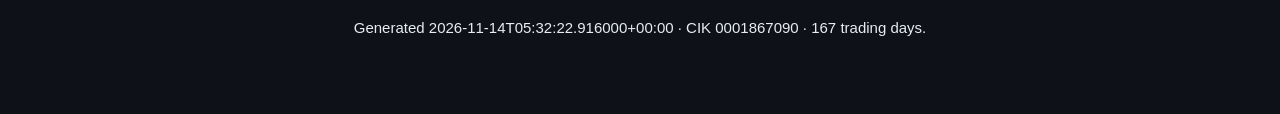
<file: dashboard/rvi.html>
<!DOCTYPE html>
<html lang="en">
<head>
  <meta charset="utf-8" />
  <meta name="viewport" content="width=device-width, initial-scale=1" />
  <title>Special Situations — OpenAI via RVI</title>
  <link rel="stylesheet" href="styles.css" />
  <script src="https://cdn.plot.ly/plotly-2.35.2.min.js" charset="utf-8"></script>
</head>
<body>
  <header class="topbar">
    <h1 id="sit-title">Special Situations</h1>
    <span class="sub" id="sit-subtitle"></span>
    <nav class="sitnav">
      <a href="overview.html">Overview</a>
      <a href="index.html">BPTIX</a>
      <a href="monitor.html">Daily / Studies</a>
      <a href="hedge.html">Hedge Book</a>
      <span class="navsep" aria-hidden="true"></span>
      <a href="vcx.html">VCX</a>
      <a href="dxyz.html">DXYZ</a>
      <a href="rvi.html" class="active">RVI</a>
      <a href="agix.html">AGIX</a>
      <a href="arkvx.html">ARKVX</a>
      <a href="ark.html">ARK IPO</a>
      <a href="arkopt.html">ARKK Options</a>
    </nav>
  </header>
  <div class="disclaimer" id="disclaimer"></div>

  <main>
    <div id="loading" class="loading">Loading situation data…</div>
    <div id="error" class="error" style="display:none"></div>

    <div id="content" style="display:none">
      <div class="kpis" id="kpis"></div>

      <section class="card" id="thesis">
        <h2>The setup — the cleanest-disclosure closed-end case</h2>
        <div id="thesis-body"></div>
      </section>

      <section class="card">
        <h2>Market price vs NAV — and the premium you pay</h2>
        <p class="desc">
          RVI is a closed-end fund. Blue = price. Green step = sponsor NAV. Amber dash = mark-to-market NAV.
          Right axis: shaded = MTM premium, dotted = stale-NAV premium. Watch the May spike — the premium
          briefly hit ~+190% on OpenAI-stake hype, then faded.
        </p>
        <div id="chart-premium" class="chart" style="height:440px"></div>
      </section>

      <section class="card" id="holding-marks-card">
        <h2>Mark-to-market — what each holding was marked at vs now</h2>
        <p class="desc">
          Re-mark each disclosed holding by its valuation move since the base date. RVI's marks are recent
          (3/31), so most haven't re-rated yet — the NAV is fairly fresh. <b>Estimate, low confidence.</b>
        </p>
        <div id="holding-marks"></div>
      </section>

      <section class="card">
        <h2>What's inside — and what you actually pay for it</h2>
        <p class="desc">RVI names its holdings directly in the SEC filing (rare for this set). OpenAI was added after the 3/31 report, so it's sponsor-disclosed for now.</p>
        <div id="lookthrough"></div>
      </section>

      <section class="card">
        <h2>Scenario lab — the two-way bet</h2>
        <p class="desc">Return = the underlying re-rate (NAV) <b>×</b> the wrapper premium. Adjust both.</p>
        <div class="scenario-grid">
          <div class="controls">
            <label>Underlying NAV change (e.g. <span id="hn-label">OpenAI</span> re-rate)</label>
            <div class="rowval"><span>−50%</span><b id="navc-txt">0%</b><span>+100%</span></div>
            <input type="range" id="navc-slider" min="-0.5" max="1.0" step="0.05" value="0" />
            <label>Premium-to-NAV the price reverts to</label>
            <div class="rowval"><span>0%</span><b id="prem-txt"></b><span>current</span></div>
            <input type="range" id="prem-slider" />
            <div class="btn-row">
              <button id="b-hold">Premium holds</button>
              <button id="b-half">Premium halves</button>
              <button id="b-zero">Premium → 0 (par)</button>
            </div>
            <p class="desc" id="scenario-explain" style="margin-top:14px"></p>
          </div>
          <div class="scenario-out" id="scenario-out"></div>
        </div>
      </section>

      <section class="card">
        <h2>Risk cards</h2>
        <div id="risk-cards"></div>
      </section>

      <section class="card">
        <h2>SEC filing reality check</h2>
        <p class="desc">Latest NPORT-P holdings (named directly). <a id="edgar-link" target="_blank" rel="noopener">Browse on EDGAR ↗</a></p>
        <div class="scroll-y"><table class="data" id="nport-table">
          <thead><tr><th>Holding (as filed)</th><th>% of fund</th><th>Value</th></tr></thead><tbody></tbody>
        </table></div>
      </section>

      <p class="desc" id="footer-meta" style="text-align:center;margin-top:30px"></p>
    </div>
  </main>

  <script>window.SITUATION_FILE = "data/rvi_robinhood.json";</script>
  <script src="vcx_app.js"></script>
</body>
</html>
</file>
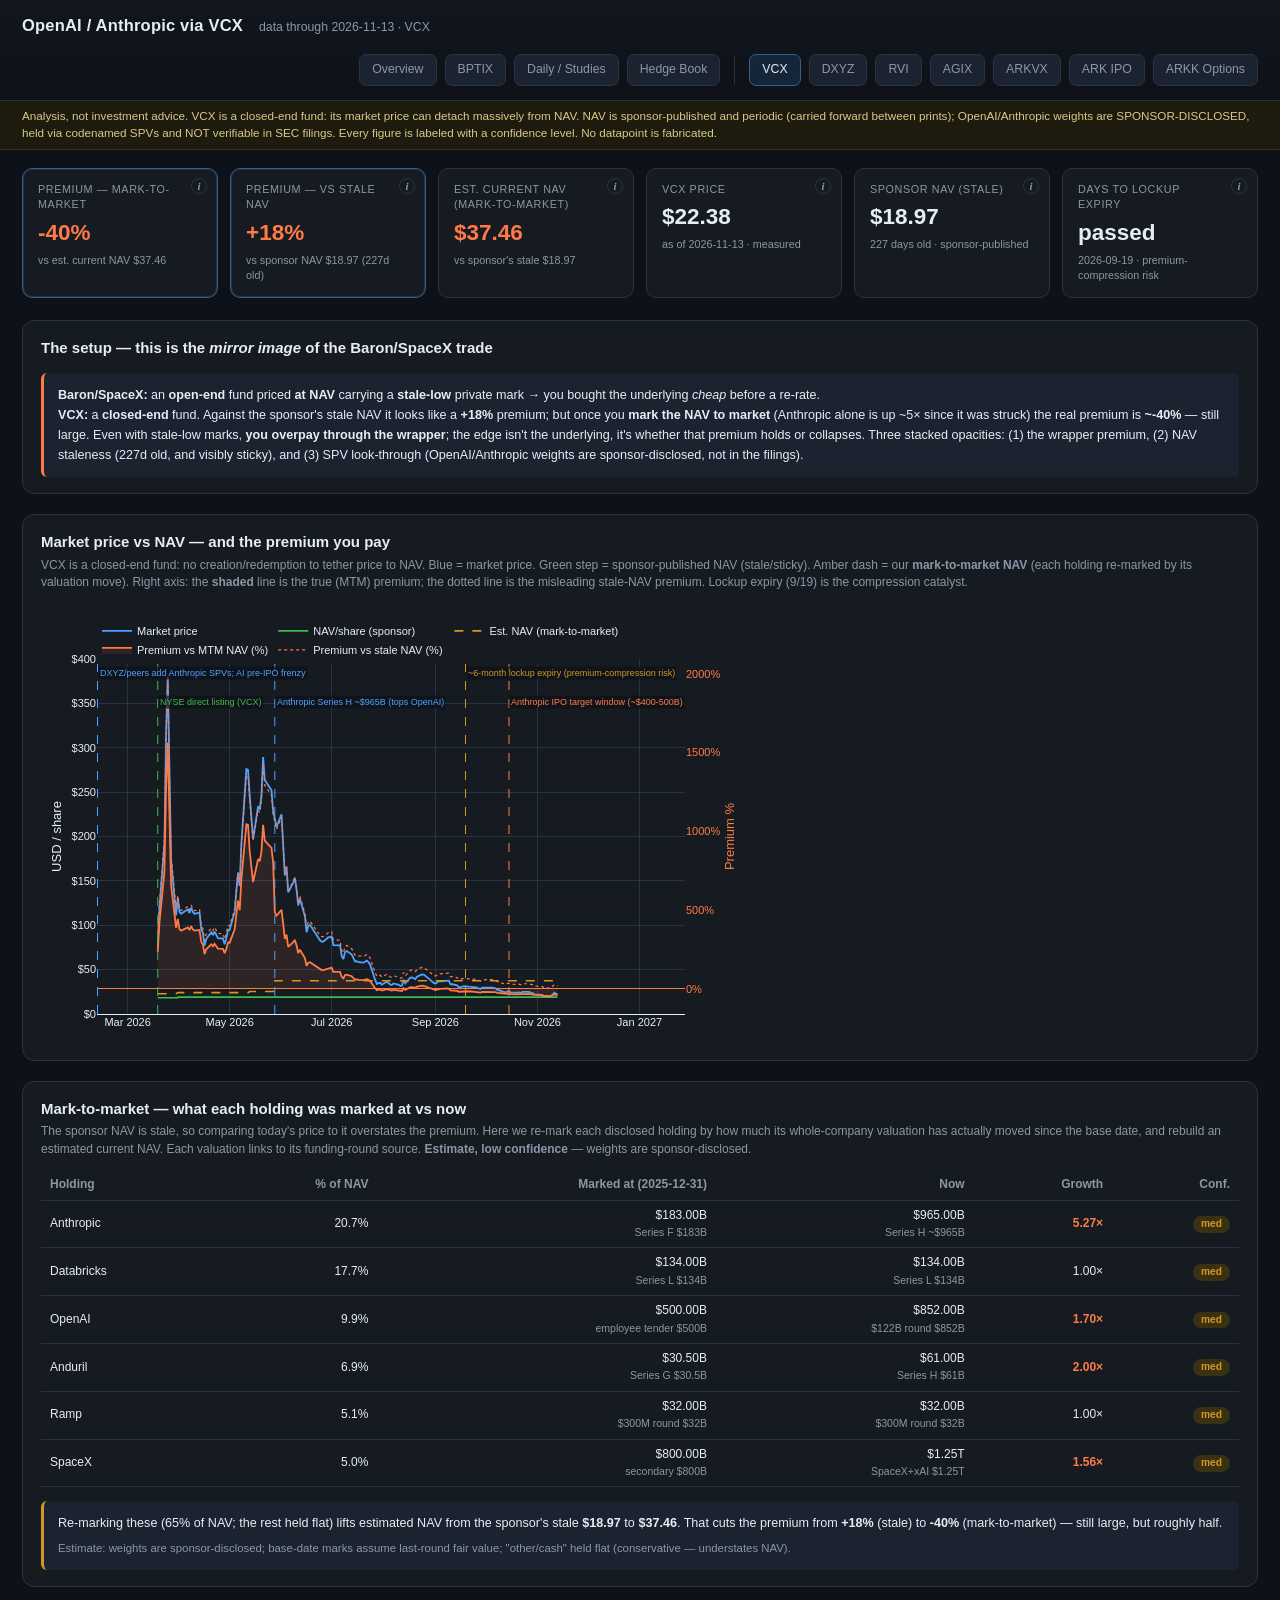
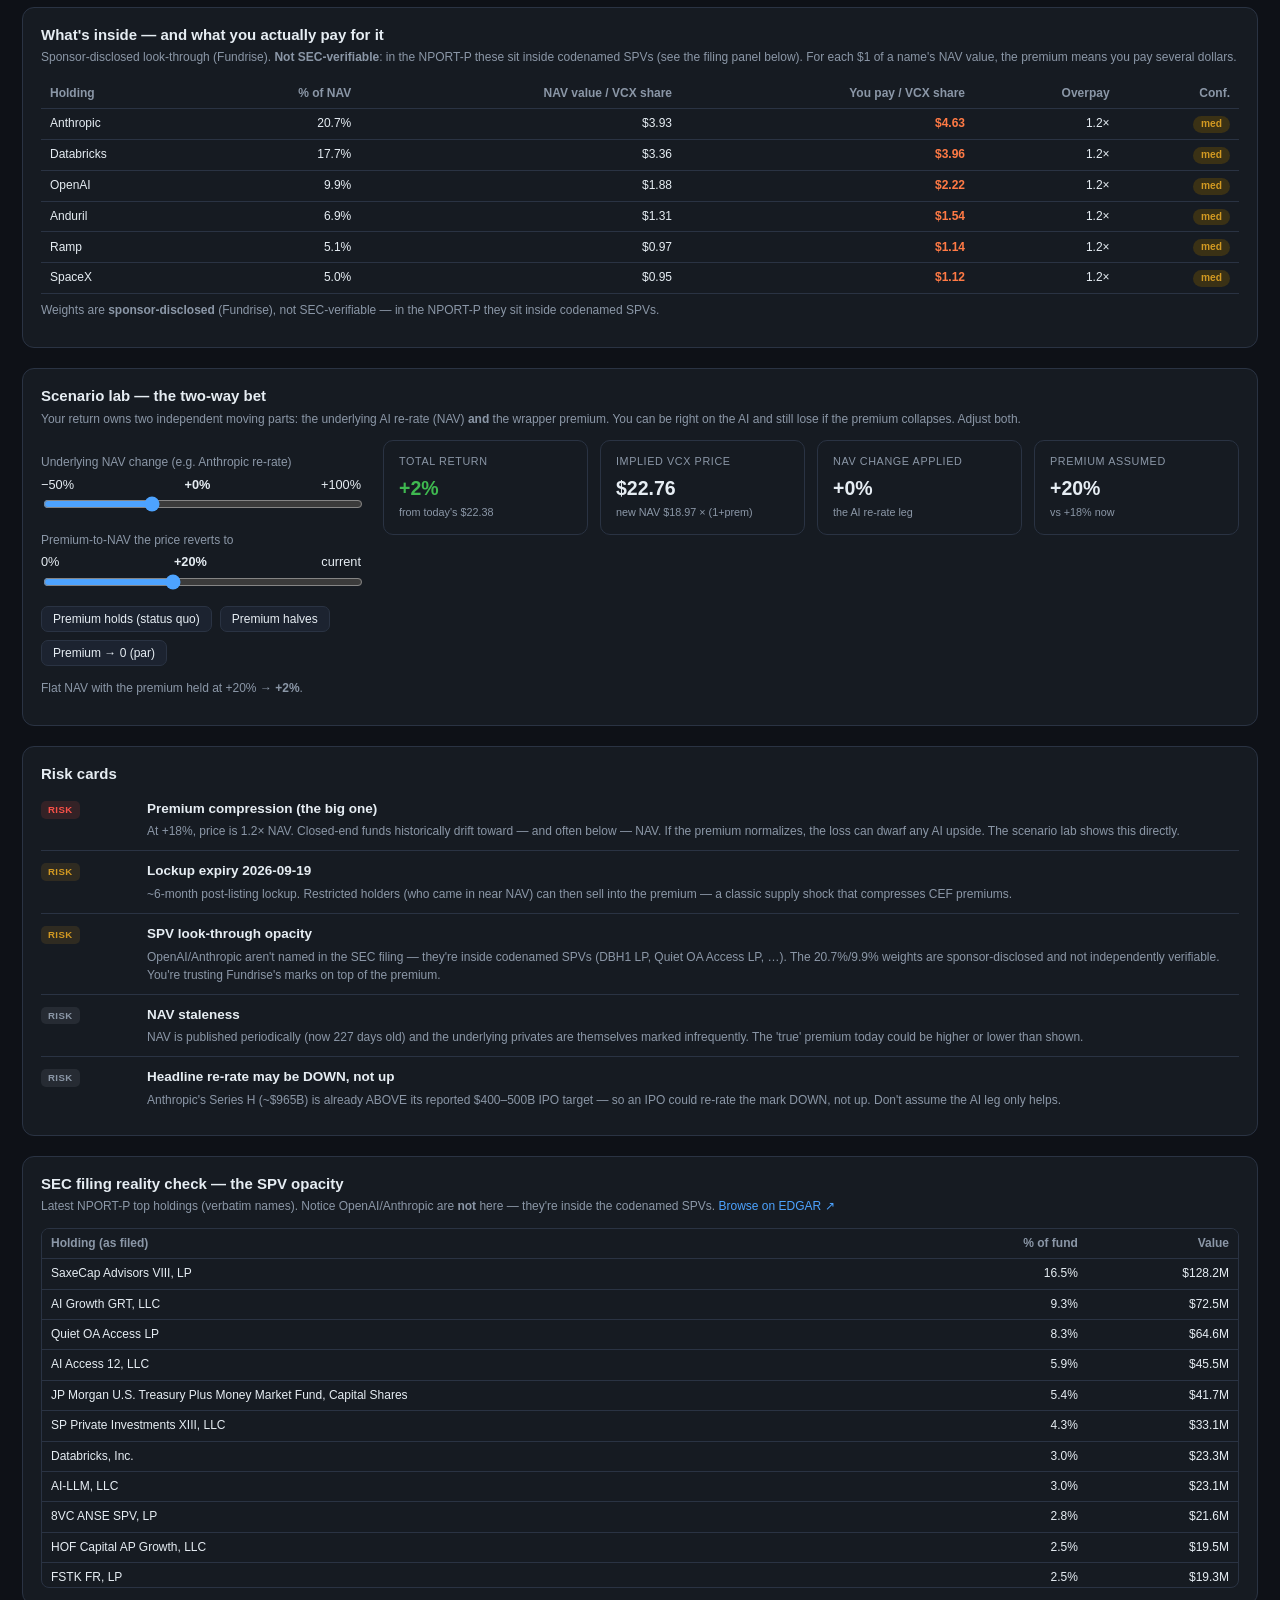
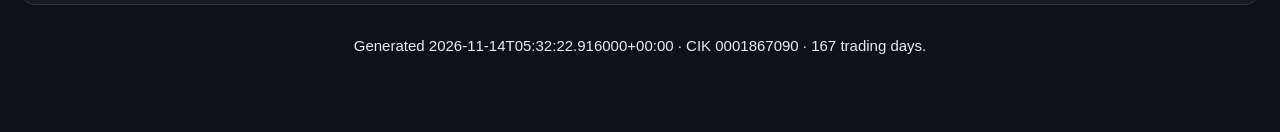
<file: dashboard/vcx.html>
<!DOCTYPE html>
<html lang="en">
<head>
  <meta charset="utf-8" />
  <meta name="viewport" content="width=device-width, initial-scale=1" />
  <title>Special Situations — OpenAI/Anthropic via VCX</title>
  <link rel="stylesheet" href="styles.css" />
  <script src="https://cdn.plot.ly/plotly-2.35.2.min.js" charset="utf-8"></script>
</head>
<body>
  <header class="topbar">
    <h1 id="sit-title">Special Situations</h1>
    <span class="sub" id="sit-subtitle"></span>
    <nav class="sitnav">
      <a href="overview.html">Overview</a>
      <a href="index.html">BPTIX</a>
      <a href="monitor.html">Daily / Studies</a>
      <a href="hedge.html">Hedge Book</a>
      <span class="navsep" aria-hidden="true"></span>
      <a href="vcx.html" class="active">VCX</a>
      <a href="dxyz.html">DXYZ</a>
      <a href="rvi.html">RVI</a>
      <a href="agix.html">AGIX</a>
      <a href="arkvx.html">ARKVX</a>
      <a href="ark.html">ARK IPO</a>
      <a href="arkopt.html">ARKK Options</a>
    </nav>
  </header>
  <div class="disclaimer" id="disclaimer"></div>

  <main>
    <div id="loading" class="loading">Loading situation data…</div>
    <div id="error" class="error" style="display:none"></div>

    <div id="content" style="display:none">
      <div class="kpis" id="kpis"></div>

      <!-- The premium thesis up front -->
      <section class="card" id="thesis">
        <h2>The setup — this is the <em>mirror image</em> of the Baron/SpaceX trade</h2>
        <div id="thesis-body"></div>
      </section>

      <!-- Main chart: price vs NAV + premium -->
      <section class="card">
        <h2>Market price vs NAV — and the premium you pay</h2>
        <p class="desc">
          VCX is a closed-end fund: no creation/redemption to tether price to NAV. Blue = market price.
          Green step = sponsor-published NAV (stale/sticky). Amber dash = our <b>mark-to-market NAV</b>
          (each holding re-marked by its valuation move). Right axis: the <b>shaded</b> line is the true
          (MTM) premium; the dotted line is the misleading stale-NAV premium. Lockup expiry (9/19) is the
          compression catalyst.
        </p>
        <div id="chart-premium" class="chart" style="height:440px"></div>
      </section>

      <!-- Per-holding valuation marks (the apples-to-apples fix) -->
      <section class="card" id="holding-marks-card">
        <h2>Mark-to-market — what each holding was marked at vs now</h2>
        <p class="desc">
          The sponsor NAV is stale, so comparing today's price to it overstates the premium. Here we
          re-mark each disclosed holding by how much its whole-company valuation has actually moved since
          the base date, and rebuild an estimated current NAV. Each valuation links to its funding-round
          source. <b>Estimate, low confidence</b> — weights are sponsor-disclosed.
        </p>
        <div id="holding-marks"></div>
      </section>

      <!-- Look-through -->
      <section class="card">
        <h2>What's inside — and what you actually pay for it</h2>
        <p class="desc">
          Sponsor-disclosed look-through (Fundrise). <b>Not SEC-verifiable</b>: in the NPORT-P these sit
          inside codenamed SPVs (see the filing panel below). For each $1 of a name's NAV value, the
          premium means you pay several dollars.
        </p>
        <div id="lookthrough"></div>
      </section>

      <!-- Scenario lab -->
      <section class="card">
        <h2>Scenario lab — the two-way bet</h2>
        <p class="desc">
          Your return owns two independent moving parts: the underlying AI re-rate (NAV) <b>and</b> the
          wrapper premium. You can be right on the AI and still lose if the premium collapses. Adjust both.
        </p>
        <div class="scenario-grid">
          <div class="controls">
            <label>Underlying NAV change (e.g. <span id="hn-label">Anthropic</span> re-rate)</label>
            <div class="rowval"><span>−50%</span><b id="navc-txt">0%</b><span>+100%</span></div>
            <input type="range" id="navc-slider" min="-0.5" max="1.0" step="0.05" value="0" />
            <label>Premium-to-NAV the price reverts to</label>
            <div class="rowval"><span>0%</span><b id="prem-txt"></b><span>current</span></div>
            <input type="range" id="prem-slider" />
            <div class="btn-row">
              <button id="b-hold">Premium holds (status quo)</button>
              <button id="b-half">Premium halves</button>
              <button id="b-zero">Premium → 0 (par)</button>
            </div>
            <p class="desc" id="scenario-explain" style="margin-top:14px"></p>
          </div>
          <div class="scenario-out" id="scenario-out"></div>
        </div>
      </section>

      <!-- Risk cards -->
      <section class="card">
        <h2>Risk cards</h2>
        <div id="risk-cards"></div>
      </section>

      <!-- Filing panel -->
      <section class="card">
        <h2>SEC filing reality check — the SPV opacity</h2>
        <p class="desc">Latest NPORT-P top holdings (verbatim names). Notice OpenAI/Anthropic are <b>not</b> here — they're inside the codenamed SPVs. <a id="edgar-link" target="_blank" rel="noopener">Browse on EDGAR ↗</a></p>
        <div class="scroll-y"><table class="data" id="nport-table">
          <thead><tr><th>Holding (as filed)</th><th>% of fund</th><th>Value</th></tr></thead><tbody></tbody>
        </table></div>
      </section>

      <p class="desc" id="footer-meta" style="text-align:center;margin-top:30px"></p>
    </div>
  </main>

  <script src="vcx_app.js"></script>
</body>
</html>
</file>
<file: dashboard/styles.css>
:root {
  --bg: #0e1117;
  --panel: #161b22;
  --panel-2: #1c2330;
  --border: #2a3343;
  --text: #e6edf3;
  --muted: #8b97a7;
  --accent: #4da3ff;
  --spacex: #ff7a45;
  --good: #3fb950;
  --warn: #d29922;
  --bad: #f85149;
  --low: #6e7681;
  font-size: 15px;
}

* { box-sizing: border-box; }

body {
  margin: 0;
  background: var(--bg);
  color: var(--text);
  font-family: -apple-system, "Segoe UI", Roboto, Helvetica, Arial, sans-serif;
  line-height: 1.45;
}

header.topbar {
  display: flex; align-items: baseline; gap: 16px; flex-wrap: wrap;
  padding: 14px 22px; border-bottom: 1px solid var(--border);
  background: linear-gradient(180deg, #11161f, #0e1117);
  position: sticky; top: 0; z-index: 20;
}
header.topbar h1 { font-size: 1.1rem; margin: 0; font-weight: 650; letter-spacing: .2px; }
header.topbar .sub { color: var(--muted); font-size: .82rem; }
header.topbar select {
  margin-left: auto; background: var(--panel-2); color: var(--text);
  border: 1px solid var(--border); border-radius: 7px; padding: 6px 10px; font-size: .85rem;
}
header.topbar .sitnav { margin-left: auto; display: flex; gap: 8px; }
header.topbar .sitnav a {
  background: var(--panel-2); border: 1px solid var(--border); border-radius: 7px;
  padding: 6px 12px; font-size: .82rem; color: var(--muted); white-space: nowrap;
}
header.topbar .sitnav a:hover { border-color: var(--accent); text-decoration: none; }
header.topbar .sitnav a.active { color: var(--text); border-color: #3a5d86; background: #16263a; }
/* divider between the BPTIX cluster (BPTIX · Daily/Studies · Hedge Book) and the other vehicles */
header.topbar .sitnav .navsep { width: 1px; align-self: stretch; background: var(--border); margin: 2px 6px; }

.disclaimer {
  background: #1d1a0e; border-bottom: 1px solid #3a3115; color: #d8c98a;
  font-size: .78rem; padding: 7px 22px;
}

main { padding: 18px 22px 60px; max-width: 1500px; margin: 0 auto; }

/* KPI cards */
.kpis { display: grid; grid-template-columns: repeat(auto-fit, minmax(190px,1fr)); gap: 12px; margin-bottom: 22px; }
.kpi {
  background: var(--panel); border: 1px solid var(--border); border-radius: 10px;
  padding: 13px 15px; position: relative; overflow: visible;
}
.kpi:hover { z-index: 60; }
.kpi .label { color: var(--muted); font-size: .72rem; text-transform: uppercase; letter-spacing: .6px; padding-right: 20px; }
.kpi .value { font-size: 1.5rem; font-weight: 680; margin-top: 4px; }
.kpi .value.spx { color: var(--spacex); }
.kpi .value.small { font-size: 1.15rem; }
.kpi .note { color: var(--muted); font-size: .72rem; margin-top: 3px; }
.kpi.hl { border-color: #3a5d86; box-shadow: inset 0 0 0 1px #1d3350; }

/* info badge + derivation tooltip */
.kpi .info {
  position: absolute; top: 9px; right: 10px; width: 16px; height: 16px;
  border-radius: 50%; border: 1px solid var(--border); color: var(--muted);
  font: italic 700 .7rem/15px Georgia, serif; text-align: center; cursor: help; user-select: none;
}
.kpi .info:hover { color: var(--accent); border-color: var(--accent); }
.kpi .tip {
  display: none; position: absolute; top: 22px; right: 0; width: 280px;
  max-width: calc(100vw - 32px); background: #0b0e14; border: 1px solid var(--border);
  border-radius: 8px; padding: 11px 13px; font: 400 .76rem/1.55 -apple-system, "Segoe UI", sans-serif;
  color: var(--text); text-transform: none; letter-spacing: 0; z-index: 70;
  box-shadow: 0 10px 28px rgba(0,0,0,.55); white-space: normal;
}
.kpi .info:hover .tip { display: block; }
.kpi .tip b { color: var(--accent); }
.kpi .tip .conf { display: inline-block; margin-top: 6px; color: var(--muted); font-size: .72rem; }
.kpi .src { margin-top: 9px; display: flex; gap: 4px 10px; flex-wrap: wrap; font-size: .7rem; }
.kpi .src a { color: var(--muted); white-space: nowrap; }
.kpi .src a:hover { color: var(--accent); }

section.card {
  background: var(--panel); border: 1px solid var(--border); border-radius: 12px;
  padding: 16px 18px; margin-bottom: 20px;
}
section.card h2 { margin: 0 0 4px; font-size: 1rem; font-weight: 640; }
section.card .desc { color: var(--muted); font-size: .8rem; margin: 0 0 12px; }

.grid-2 { display: grid; grid-template-columns: 1fr 1fr; gap: 20px; }
@media (max-width: 1000px) { .grid-2 { grid-template-columns: 1fr; } }

.chart { width: 100%; }

/* scenario panel */
.scenario-grid { display: grid; grid-template-columns: 320px 1fr; gap: 22px; }
@media (max-width: 900px) { .scenario-grid { grid-template-columns: 1fr; } }
.controls label { display: block; font-size: .8rem; color: var(--muted); margin: 14px 0 4px; }
.controls input[type=range] { width: 100%; accent-color: var(--accent); }
.controls .rowval { display: flex; justify-content: space-between; font-size: .85rem; }
.controls .rowval b { color: var(--text); font-variant-numeric: tabular-nums; }
.btn-row { display: flex; gap: 8px; margin-top: 10px; flex-wrap: wrap; }
.btn-row button {
  background: var(--panel-2); color: var(--text); border: 1px solid var(--border);
  border-radius: 7px; padding: 5px 11px; font-size: .8rem; cursor: pointer;
}
.btn-row button:hover { border-color: var(--accent); }

.scenario-out { display: grid; grid-template-columns: repeat(auto-fit,minmax(150px,1fr)); gap: 12px; align-content: start; }
.scenario-out .kpi .value { font-size: 1.3rem; }

/* tables */
table.data { width: 100%; border-collapse: collapse; font-size: .8rem; font-variant-numeric: tabular-nums; }
table.data th, table.data td { padding: 6px 9px; text-align: right; border-bottom: 1px solid var(--border); white-space: nowrap; }
table.data th { color: var(--muted); font-weight: 600; text-align: right; position: sticky; top: 0; background: var(--panel); }
table.data td:first-child, table.data th:first-child { text-align: left; }
table.data tr:hover td { background: var(--panel-2); }
.scroll-y { max-height: 360px; overflow: auto; border: 1px solid var(--border); border-radius: 8px; }

.pill { display: inline-block; padding: 1px 8px; border-radius: 999px; font-size: .68rem; font-weight: 600; }
.pill.high { background: #133a1d; color: var(--good); }
.pill.med  { background: #3a3115; color: var(--warn); }
.pill.low  { background: #2a2f38; color: var(--low); }
.pill.measured { background: #102a44; color: var(--accent); }

a { color: var(--accent); text-decoration: none; }
a:hover { text-decoration: underline; }

/* mark explainer timeline */
#mark-explainer { border-color: #3a5d86; }
.chain-step { display: grid; grid-template-columns: 96px 1fr; gap: 14px; padding: 10px 0; border-bottom: 1px solid var(--border); }
.chain-step:last-of-type { border-bottom: none; }
.chain-step.hot { background: rgba(255,122,69,0.06); border-radius: 8px; padding: 12px; margin: 2px 0; }
.chain-step.fwd { opacity: 0.72; }
.chain-step.fwd .chain-val { border: 1px dashed var(--warn); color: var(--warn); }
.chain-date { color: var(--muted); font-size: .78rem; font-variant-numeric: tabular-nums; padding-top: 2px; }
.chain-head { display: flex; justify-content: space-between; align-items: baseline; gap: 12px; flex-wrap: wrap; }
.chain-title { font-weight: 600; font-size: .9rem; }
.chain-val { font-weight: 680; font-size: 1rem; white-space: nowrap; padding: 1px 8px; border-radius: 6px; background: var(--panel-2); }
.chain-val.spx { color: var(--spacex); }
.chain-note { color: var(--muted); font-size: .8rem; margin-top: 4px; line-height: 1.5; }
.chain-src { margin-top: 5px; font-size: .76rem; }
.mark-callout { margin-top: 14px; padding: 12px 14px; background: var(--panel-2); border-left: 3px solid var(--spacex); border-radius: 6px; font-size: .84rem; line-height: 1.6; }
.mark-callout .conf { display:block; margin-top:6px; color:var(--muted); font-size:.76rem; }
/* assumptions card */
#weight-assumptions { border-color: #3a5d86; }
.chain-step.asm { grid-template-columns: 92px 1fr; }
.badge { display:inline-block; padding:2px 7px; border-radius:5px; font-size:.64rem; font-weight:700; letter-spacing:.4px; }
.badge.measured { background:#102a44; color:var(--accent); }
.badge.sourced  { background:#133a1d; color:var(--good); }
.badge.assumed  { background:#3a3115; color:var(--warn); }
.badge.note     { background:#2a2f38; color:var(--muted); }
td.spxcell { color: var(--spacex); font-weight: 600; }
.sub2 { color: var(--muted); font-size: .7rem; }
/* Magazine layout: span the full card width. Intro + section headers + rules
   stretch across; the individual gap items flow into balanced columns. */
.gaps { font-size: .82rem; columns: 3 300px; column-gap: 30px; }
.gaps p, .gaps h1, .gaps > h2, .gaps hr { column-span: all; }
.gaps h1, .gaps h2, .gaps h3 { color: var(--text); }
.gaps h1 { font-size: 1.05rem; } .gaps h2 { font-size: .95rem; margin-top: 16px; } .gaps h3 { font-size: .85rem; }
.gaps h3 { margin-top: 14px; break-after: avoid; }
.gaps code { background: var(--panel-2); padding: 1px 5px; border-radius: 4px; font-size: .9em; }
.gaps ul { padding-left: 18px; margin: 4px 0 12px; break-inside: avoid; }
.gaps li { break-inside: avoid; }
.gaps hr { border: none; border-top: 1px solid var(--border); margin: 16px 0; }
@media (max-width: 900px) { .gaps { columns: 1; } }

.loading { padding: 60px; text-align: center; color: var(--muted); }
.error { padding: 20px; color: var(--bad); background: #2a1515; border: 1px solid #5a2020; border-radius: 8px; }

/* ===== overview research-memo page ===== */
.sumrow { display:grid; grid-template-columns:repeat(5,1fr); gap:12px; margin-bottom:20px; }
@media (max-width:900px){ .sumrow{ grid-template-columns:repeat(2,1fr);} }
.sumtile { display:block; background:var(--panel); border:1px solid var(--border); border-top:3px solid var(--accent);
  border-radius:10px; padding:12px 14px; color:var(--text); }
.sumtile:hover { text-decoration:none; border-color:var(--accent); }
.sumlabel { color:var(--muted); font-size:.7rem; text-transform:uppercase; letter-spacing:.5px; }
.sumticker { font-size:1.5rem; font-weight:700; margin:3px 0; }
.sumsub { color:var(--muted); font-size:.74rem; line-height:1.4; }
.scroll-x { overflow-x:auto; }
table.cmp th, table.cmp td { text-align:center; vertical-align:top; }
table.cmp td:first-child, table.cmp th:first-child,
table.cmp td.risk, table.cmp th:nth-child(9) { text-align:left; }
table.cmp td.risk { max-width:240px; white-space:normal; color:var(--muted); font-size:.76rem; }
.dim { color:var(--muted); font-size:.72rem; font-weight:400; }
.verdict { display:inline-block; padding:2px 8px; border-radius:5px; font-size:.7rem; font-weight:700; letter-spacing:.4px; }
.cardgrid { display:grid; grid-template-columns:repeat(auto-fill,minmax(330px,1fr)); gap:14px; }
.vcard { background:var(--panel-2); border:1px solid var(--border); border-left:4px solid var(--accent);
  border-radius:10px; padding:13px 15px; }
.vhead { display:flex; justify-content:space-between; align-items:center; gap:8px; }
.vmeta { color:var(--muted); font-size:.74rem; margin:5px 0; }
.vlt { font-size:.82rem; margin:5px 0 10px; }
.scrow { display:grid; grid-template-columns:repeat(3,1fr); gap:8px; margin-bottom:10px; }
.sc { background:var(--bg); border:1px solid var(--border); border-radius:7px; padding:6px; text-align:center; }
.sclab { color:var(--muted); font-size:.66rem; text-transform:uppercase; }
.scval { font-size:1.1rem; font-weight:700; }
.vrow { font-size:.8rem; margin:4px 0; line-height:1.45; }
.vrow .up { color:var(--good); font-weight:600; } .vrow .dn { color:var(--bad); font-weight:600; }
.vwarn { font-size:.72rem; color:var(--warn); margin-top:8px; line-height:1.4; }
.ccard { background:var(--panel-2); border:1px solid var(--border); border-radius:10px; padding:13px 15px; }
.chead { font-size:1rem; margin-bottom:8px; }
.crange { font-size:.82rem; }
.crange .bar { position:relative; display:inline-block; width:90px; height:4px; background:linear-gradient(90deg,var(--bad),var(--warn),var(--good));
  border-radius:2px; margin:0 6px; vertical-align:middle; }
.crange .dot { position:absolute; top:-3px; width:10px; height:10px; border-radius:50%; background:#fff; border:2px solid var(--bg); transform:translateX(-50%); }
.cbase { margin-top:5px; font-size:.8rem; }
.crum { font-size:.76rem; margin:8px 0 4px; }
.cnote { font-size:.76rem; color:var(--muted); line-height:1.45; }
.cvia { font-size:.78rem; margin-top:8px; }
.viatag { margin-right:8px; white-space:nowrap; }
.memo { font-size:.9rem; line-height:1.65; }
.memo p { margin:0 0 12px; }
#memo-card { border-color:#3a5d86; }

/* arkvx scenario tiles */
.scrow3 { display:grid; grid-template-columns:repeat(3,1fr); gap:12px; }
.scrow3 .sc { background:var(--panel-2); border:1px solid var(--border); border-radius:8px; padding:10px 12px; text-align:center; }

/* ===== ARK IPO tracker ===== */
.arkrow { display:grid; grid-template-columns:48px 1fr; gap:12px; padding:12px 0; border-bottom:1px solid var(--border); }
.arkrow:last-child { border-bottom:none; }
.arkrank { font-size:1.4rem; font-weight:700; color:var(--muted); }
.arkhead { font-size:1rem; }
.arkmeta { color:var(--muted); font-size:.78rem; margin:4px 0; }
.fitbar { height:6px; background:var(--bg); border:1px solid var(--border); border-radius:4px; overflow:hidden; margin:6px 0; }
.fitbar span { display:block; height:100%; }
.arkreasons { margin:6px 0 0; padding-left:18px; font-size:.8rem; color:var(--text); }
.arkreasons li { margin:2px 0; }
.etftag { font-weight:700; font-size:.78rem; margin-right:4px; }
.statrow { margin-bottom:10px; }
.statchip { display:inline-block; background:var(--panel-2); border:1px solid var(--border); border-radius:6px; padding:3px 9px; margin-right:6px; font-size:.82rem; }
.tlrow { display:grid; grid-template-columns:90px 92px 1fr; gap:10px; padding:8px 0; border-bottom:1px solid var(--border); font-size:.82rem; }
.tlrow:last-child { border-bottom:none; }
.tldate { color:var(--muted); font-variant-numeric:tabular-nums; }
.tlcat { font-weight:700; }
.tltext { line-height:1.5; }

/* ===== ARKK options scenario ===== */
.calibbox { margin-bottom:14px; }
.calibrow { display:flex; flex-wrap:wrap; gap:6px 20px; font-size:.84rem; padding:8px 12px;
  background:var(--panel-2); border:1px solid var(--border); border-radius:8px; }
.optctl { display:grid; grid-template-columns:300px 1fr; gap:20px; }
@media (max-width:900px){ .optctl{ grid-template-columns:1fr; } }
.optctl-left label { display:block; font-size:.8rem; color:var(--muted); margin:0 0 4px; }
.optctl-left input[type=range] { width:100%; accent-color:var(--spacex); }
.opttoggles { margin-top:14px; display:flex; flex-direction:column; gap:5px; }
.optchk { display:flex; align-items:center; gap:7px; font-size:.82rem; cursor:pointer; }
.optchk .dim { margin-left:auto; }
</file>
